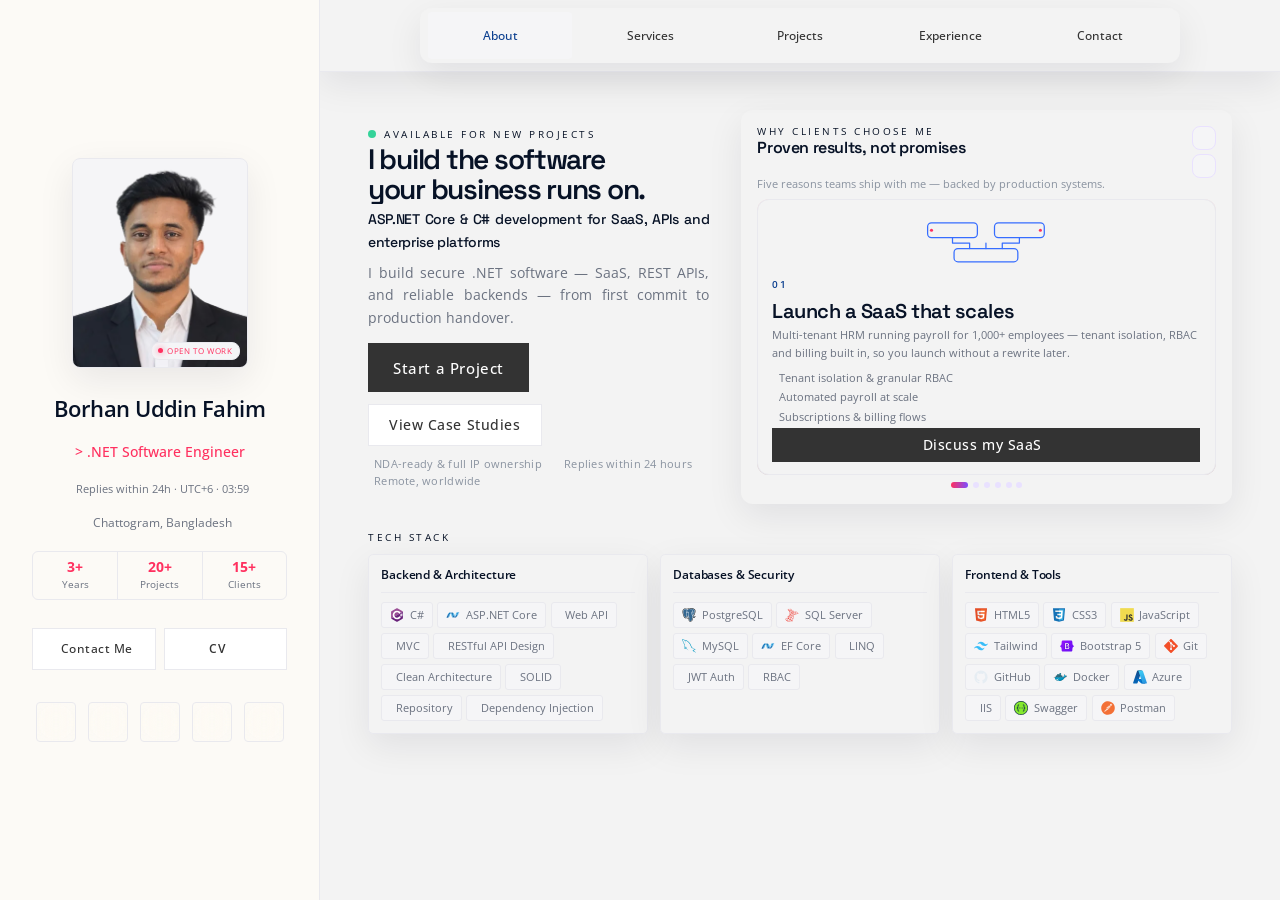
<file: index.html>
<!DOCTYPE html>
<html lang="en" data-theme="dark">
<head>
 <meta charset="UTF-8">
 <meta name="viewport" content="width=device-width, initial-scale=1.0">
 <meta name="description" content="Hire Borhan Uddin Fahim, .NET Software Engineer with 3+ years building secure, scalable ASP.NET Core SaaS and enterprise apps. Freelance &amp; contract work worldwide.">
 <meta name="keywords" content="hire ASP.NET Core developer, freelance .NET backend developer, hire C# developer, SaaS developer for hire, contract .NET developer, remote .NET developer, backend developer Bangladesh, Borhan Uddin Fahim, ASP.NET Core, C#, Web API, Entity Framework, PostgreSQL, Clean Architecture">
 <meta name="author" content="Borhan Uddin Fahim">
 <meta name="robots" content="index, follow, max-image-preview:large, max-snippet:-1, max-video-preview:-1">
 <meta name="google-site-verification" content="VgQFihC_1aTxo7HmfkrNBKAjDDAws-pEBKksFB8srKI">
 <meta property="og:image" content="https://borhanuddinfahim.vercel.app/assets/profile.png">
 <meta property="og:url" content="https://borhanuddinfahim.vercel.app/">
 <meta property="og:type" content="profile">
 <meta property="og:site_name" content="Borhan Uddin Fahim">
 <meta name="twitter:image" content="https://borhanuddinfahim.vercel.app/assets/profile.png">
 <meta name="twitter:title" content="Hire Borhan Uddin Fahim | .NET Software Engineer">
 <meta name="twitter:description" content=".NET Software Engineer for hire. 3+ years building secure, scalable SaaS and enterprise apps.">
 <meta property="og:title" content="Hire Borhan Uddin Fahim | .NET Software Engineer">
 <meta property="og:description" content=".NET Software Engineer for hire. 3+ years building secure, scalable SaaS and enterprise apps. Remote, worldwide.">
 <meta name="twitter:card" content="summary_large_image">
 <meta name="theme-color" content="#101311">
 <link rel="icon" href="favicon.ico" sizes="any">
 <link rel="icon" type="image/png" sizes="32x32" href="assets/favicon-32.png">
 <link rel="icon" type="image/png" sizes="16x16" href="assets/favicon-16.png">
 <link rel="apple-touch-icon" sizes="180x180" href="assets/apple-touch-icon.png">
 <link rel="canonical" href="https://borhanuddinfahim.vercel.app/">
 <link rel="preconnect" href="https://fonts.googleapis.com">
 <link rel="preconnect" href="https://fonts.gstatic.com" crossorigin>
 <link rel="preload" href="https://fonts.googleapis.com/css2?family=Open+Sans:wght@400;500;600;700&family=Space+Grotesk:wght@500..700&family=Inter:wght@300..700&display=swap" as="style" onload="this.onload=null;this.rel='stylesheet'">
 <noscript><link rel="stylesheet" href="https://fonts.googleapis.com/css2?family=Open+Sans:wght@400;500;600;700&family=Space+Grotesk:wght@500..700&family=Inter:wght@300..700&display=swap"></noscript>
 <link rel="preload" href="https://use.hugeicons.com/font/icons.css" as="style" onload="this.onload=null;this.rel='stylesheet'">
 <noscript><link rel="stylesheet" href="https://use.hugeicons.com/font/icons.css"></noscript>
 <link rel="stylesheet" href="utilities.css?v=1">
 <link rel="stylesheet" href="style.css?v=88">
 <title>Hire Borhan Uddin Fahim | .NET Software Engineer</title>

 <!-- Schema.org Structured Data -->
 <script type="application/ld+json">
 {
   "@context": "https://schema.org",
   "@type": "Person",
   "name": "Borhan Uddin Fahim",
   "givenName": "Borhan",
   "familyName": "Uddin Fahim",
   "alternateName": "Borhan Uddin",
   "url": "https://borhanuddinfahim.vercel.app",
       "image": {
      "@type": "ImageObject",
      "url": "https://borhanuddinfahim.vercel.app/assets/profile.png",
      "width": 433,
      "height": 577
    },
   "jobTitle": "ASP.NET Core Backend Developer",
   "description": "ASP.NET Core and C# backend developer available for freelance and contract work, specializing in secure, scalable SaaS and enterprise applications",
   "knowsAbout": ["ASP.NET Core", "C#", ".NET", "Entity Framework Core", "PostgreSQL", "SQL Server", "REST API", "SaaS", "Clean Architecture", "Microservices", "JWT Authentication", "RBAC"],
   "worksFor": {
     "@type": "Organization",
     "name": "Genuine Technology & Research Ltd"
   },
   "sameAs": [
     "https://github.com/mdborhandev",
     "https://linkedin.com/in/borhan-uddin-fahim"
   ],
   "contactPoint": {
     "@type": "ContactPoint",
     "telephone": "+8801906750597",
     "contactType": "Work",
     "email": "mdborhan.dev@gmail.com"
   },
   "address": {
     "@type": "PostalAddress",
     "addressLocality": "Chattogram",
     "addressCountry": "Bangladesh"
   }
 }
 </script>
 <script type="application/ld+json">
 {
   "@context": "https://schema.org",
   "@type": "WebSite",
   "name": "Borhan Uddin Fahim",
   "url": "https://borhanuddinfahim.vercel.app",
   "description": "Portfolio of Borhan Uddin Fahim - ASP.NET Core & C# backend developer for hire",
   "author": {
     "@type": "Person",
     "name": "Borhan Uddin Fahim"
   }
 }
 </script>
</head>
<body class="bg-body text-primary">

 <main class="flex h-screen w-full overflow-hidden max-lg:flex-col max-lg:h-auto max-lg:min-h-screen max-lg:overflow-y-auto max-lg:pb-24">
  <!-- Scroll Progress -->
  <div class="fixed top-0 left-0 right-0 z-[120] h-1 bg-transparent pointer-events-none">
   <div id="scroll-progress" class="scroll-progress-fill h-full w-0 bg-[var(--accent)] shadow-[0_0_12px_var(--accent)]"></div>
  </div>

  <!-- ===== SIDEBAR ===== -->
  <aside class="sidebar-panel glass-sheen flex h-full w-[400px] flex-col items-center justify-center gap-5 p-6 max-lg:w-full max-lg:h-auto max-lg:min-h-0 max-lg:py-10 max-md:py-8 max-md:gap-4 overflow-y-auto">
   <!-- Profile Image -->
   <div class="relative mb-2">
    <div class="w-48 h-56 rounded-2xl overflow-hidden glass max-md:w-36 max-md:h-44">
     <img src="assets/profile.webp" alt="Borhan Uddin Fahim — .NET Software Engineer for hire" width="352" height="469" fetchpriority="high" decoding="async" class="w-full h-full object-cover">
    </div>
    <div class="open-to-work-chip">
     <span class="w-1.5 h-1.5 rounded-full bg-[var(--accent)]"></span>
     <span class="text-10 text-[var(--accent)] tracking-wider uppercase">Open to work</span>
    </div>
   </div>

   <p class="profile-name text-xl font-semibold text-primary text-center leading-tight whitespace-nowrap max-md:text-lg">Borhan Uddin Fahim</p>

   <p class="text-[var(--accent)] text-sm font-medium text-center max-md:text-xs">&gt; .NET Software Engineer</p>

   <div class="sidebar-response-time">
    <i class="hgi-stroke hgi-clock-01" aria-hidden="true"></i>
    <span>Replies within 24h · <span id="local-time">UTC+6</span></span>
   </div>

   <div class="flex items-center gap-1.5 text-xs text-muted max-md:text-11">
    <i class="hgi-stroke hgi-location-01 text-[var(--accent)]/50 text-10"></i>
    <span>Chattogram, Bangladesh</span>
   </div>

   <div class="sidebar-stats" aria-label="Quick stats">
    <div class="sidebar-stat"><strong>3+</strong><span>Years</span></div>
    <div class="sidebar-stat"><strong>20+</strong><span>Projects</span></div>
    <div class="sidebar-stat"><strong>15+</strong><span>Clients</span></div>
   </div>

   <!-- Contact Me + CV actions -->
   <div class="contact-cv-actions">
    <button type="button" onclick="openTabByIndex(4)" class="btn-outline">
     <i class="hgi-stroke hgi-mail-01" aria-hidden="true"></i><span>Contact Me</span>
    </button>

    <!-- CV: download + preview in one split button -->
    <div class="btn-outline cv-actions" role="group" aria-label="CV actions">
     <span class="cv-label">CV</span>
     <a href="assets/Mohammed_Borhan_Uddin_Fahim_CV_2026.pdf" download title="Download CV" aria-label="Download CV">
      <i class="hgi-stroke hgi-download-01" aria-hidden="true"></i>
     </a>
     <button type="button" onclick="openCVPreview(this)" title="Preview CV" aria-label="Preview CV">
      <i class="hgi-stroke hgi-eye" aria-hidden="true"></i>
     </button>
    </div>
   </div>

   <!-- Social Icons -->
   <div class="flex items-center gap-3 mt-3">
    <a href="https://github.com/mdborhandev" target="_blank" rel="noopener noreferrer" class="link" aria-label="GitHub">
     <i class="hgi-stroke hgi-github"></i>
    </a>
    <a href="https://linkedin.com/in/borhan-uddin-fahim" target="_blank" rel="noopener noreferrer" class="link" aria-label="LinkedIn">
     <i class="hgi-stroke hgi-linkedin-01"></i>
    </a>
    <a href="https://wa.me/8801906750597?text=Hi%20Borhan%2C%20I%20found%20your%20portfolio%20and%20would%20like%20to%20connect." target="_blank" rel="noopener noreferrer" class="link" aria-label="WhatsApp">
     <i class="hgi-stroke hgi-whatsapp"></i>
    </a>
    <a href="tel:+8801906750597" class="link" aria-label="Phone">
     <i class="hgi-stroke hgi-phone-check"></i>
    </a>
    <a href="https://mail.google.com/mail/?view=cm&fs=1&to=mdborhan.dev@gmail.com&su=Hello%20Borhan&body=Hi%20Borhan%2C%0A%0AI%20found%20your%20portfolio%20and%20would%20like%20to%20connect." target="_blank" rel="noopener noreferrer" class="link" aria-label="Email">
     <i class="hgi-stroke hgi-mail-01"></i>
    </a>
   </div>
  </aside>

   <!-- ===== RIGHT PANEL ===== -->
   <div class="h-full w-full flex flex-col min-w-0 max-lg:h-auto max-lg:min-h-0 max-lg:flex-1 overflow-hidden">
    <!-- Header with Tabs -->
    <header class="glass-header relative flex w-full shrink-0 p-2 lg:h-[72px] max-lg:h-16 max-lg:items-center max-lg:justify-center sticky top-0 z-50">
     <!-- Tabs -->
      <nav class="glass glass-sheen nav-justified flex gap-1.5 overflow-x-auto rounded-xl border p-1 px-2 max-w-full scrollbar-hide mx-auto" role="tablist" aria-label="Portfolio sections">
       <a id="tab-trigger-about" class="tab-btn tab-active" data-tab-target="about" role="tab" aria-controls="tab-about" aria-selected="true" tabindex="0">About</a>
       <a id="tab-trigger-services" class="tab-btn tab-btn-highlight" data-tab-target="services" role="tab" aria-controls="tab-services" aria-selected="false" tabindex="-1"><span class="tab-text-highlight">Services</span></a>
       <a id="tab-trigger-projects" class="tab-btn" data-tab-target="projects" role="tab" aria-controls="tab-projects" aria-selected="false" tabindex="-1">Projects</a>
       <a id="tab-trigger-experience" class="tab-btn" data-tab-target="experience" role="tab" aria-controls="tab-experience" aria-selected="false" tabindex="-1">Experience</a>
       <a id="tab-trigger-contact" class="tab-btn" data-tab-target="contact" role="tab" aria-controls="tab-contact" aria-selected="false" tabindex="-1">Contact</a>
      </nav>
    </header>

    <!-- Tab Contents Container (Scrollable) -->
    <div class="flex-1 overflow-y-auto overflow-x-hidden">

     <!-- About Tab -->
     <section class="tab-content flex min-h-full w-full flex-col" id="tab-about" role="tabpanel" aria-labelledby="tab-trigger-about" aria-hidden="false" data-tab-name="about">
     <div class="tab-panel-inner flex min-h-full w-full flex-col gap-7 px-[5%] py-[4%] max-lg:gap-6 max-lg:p-6 max-md:p-4">
      <div class="hero-grid w-full">
       <!-- Left: positioning + CTAs -->
       <div class="col-span-5 col-5 flex flex-col justify-center">
        <div class="available-badge text-10 uppercase tracking-[0.25em] text-[var(--accent)]/70 mb-3 flex items-center gap-2">
         <span class="w-2 h-2 rounded-full bg-emerald-400"></span> Available for new projects
        </div>
                  <h1 class="heading-xl heading-xl-glow">
           I build the software<br>your business runs on.
          </h1>
                  <h4 class="mt-2 max-w-[540px] text-justify max-lg:max-w-full text-sm text-[var(--accent)]/90 leading-relaxed max-md:text-xs font-medium">
           ASP.NET Core &amp; C# development for SaaS, APIs and enterprise platforms
          </h4>
                  <p class="mt-4 max-w-[540px] text-justify max-lg:max-w-full text-sm text-muted leading-relaxed max-md:text-xs">
           I build secure .NET software — SaaS, REST APIs, and reliable backends — from first commit to production handover.
          </p>

        <div class="hero-ctas mt-6 flex flex-wrap gap-3">
         <button onclick="requestCustomService('New Project Consultation')" class="btn-primary btn-lg transition-transform duration-300 hover:scale-[1.02] flex items-center gap-2">
          <span>Start a Project</span>
         </button>
         <button type="button" onclick="openTabByIndex(2)" class="btn-outline transition-transform duration-300 hover:scale-[1.02]">
          <span>View Case Studies</span>
         </button>
        </div>

        <div class="mt-5 text-11 text-dim tracking-wide max-md:text-10 flex flex-wrap items-center gap-x-4 gap-y-1.5">
         <span class="flex items-center gap-1.5"><i class="hgi-stroke hgi-shield-check text-emerald-400 text-xs"></i> NDA-ready &amp; full IP ownership</span>
         <span class="flex items-center gap-1.5"><i class="hgi-stroke hgi-clock-01 text-xs"></i> Replies within 24 hours</span>
         <span class="flex items-center gap-1.5"><i class="hgi-stroke hgi-maps-pin-01 text-xs"></i> Remote, worldwide</span>
        </div>
       </div>

       <!-- Right: the standout — what makes me different -->
       <div class="col-span-7 col-7 flex flex-col justify-center">
        <div class="glass glass-sheen rounded-xl p-6 max-md:p-5">
         <div class="flex items-start justify-between gap-3 mb-1">
          <div>
           <div class="text-10 uppercase tracking-[0.25em] text-[var(--accent)]/70 mb-1.5">Why clients choose me</div>
            <h2 class="text-base font-semibold text-primary">Proven results, not promises</h2>
          </div>
          <div class="cow-nav">
           <button type="button" class="cow-nav-btn" data-cow-prev aria-label="Previous card">
            <i class="hgi-stroke hgi-arrow-up-01"></i>
           </button>
           <button type="button" class="cow-nav-btn" data-cow-next aria-label="Next card">
            <i class="hgi-stroke hgi-arrow-down-01"></i>
           </button>
          </div>
         </div>
         <p class="text-11 text-dim mb-4 max-md:text-10">Five reasons teams ship with me — backed by production systems.</p>

         <div class="cow-viewport" data-cow-slider role="group" aria-label="What makes me different, rotating cards" tabindex="0">
          <article class="cow-card is-active" data-cow-card aria-hidden="false">
           <svg class="cow-art" viewBox="0 0 200 72" aria-hidden="true">
            <g style="--d:0ms">
             <path data-draw pathLength="1" d="M30 14 H84 a5 5 0 0 1 5 5 V28 a5 5 0 0 1 -5 5 H30 a5 5 0 0 1 -5 -5 V19 a5 5 0 0 1 5 -5 Z"/>
             <path data-draw pathLength="1" d="M116 14 H170 a5 5 0 0 1 5 5 V28 a5 5 0 0 1 -5 5 H116 a5 5 0 0 1 -5 -5 V19 a5 5 0 0 1 5 -5 Z"/>
            </g>
            <g style="--d:170ms">
             <path data-draw pathLength="1" d="M57 33 V40 H79 V47"/>
             <path data-draw pathLength="1" d="M143 33 V40 H121 V47"/>
             <path data-draw pathLength="1" d="M100 47 V40"/>
            </g>
            <g style="--d:320ms">
             <path data-draw pathLength="1" d="M64 47 H136 a5 5 0 0 1 5 5 V59 a5 5 0 0 1 -5 5 H64 a5 5 0 0 1 -5 -5 V52 a5 5 0 0 1 5 -5 Z"/>
             <circle class="dot" cx="30" cy="23.5" r="2"/>
             <circle class="dot" cx="170" cy="23.5" r="2"/>
            </g>
           </svg>
           <div class="cow-card-top">
            <span class="cow-num">01</span>
            <i class="hgi-stroke hgi-cloud cow-icon"></i>
           </div>
           <h3 class="cow-title">Launch a SaaS that scales</h3>
           <p class="cow-text">Multi-tenant HRM running payroll for 1,000+ employees — tenant isolation, RBAC and billing built in, so you launch without a rewrite later.</p>
           <ul class="cow-points">
            <li><i class="hgi-stroke hgi-tick-02"></i>Tenant isolation &amp; granular RBAC</li>
            <li><i class="hgi-stroke hgi-tick-02"></i>Automated payroll at scale</li>
            <li><i class="hgi-stroke hgi-tick-02"></i>Subscriptions &amp; billing flows</li>
           </ul>
           <button type="button" class="cow-cta btn-primary !py-2 text-xs" onclick="requestCustomService('SaaS Platform Development')">
            <span>Discuss my SaaS</span><i class="hgi-stroke hgi-arrow-right-01"></i>
           </button>
          </article>
          <article class="cow-card" data-cow-card aria-hidden="true">
           <svg class="cow-art" viewBox="0 0 200 72" aria-hidden="true">
            <g style="--d:0ms">
             <path data-draw pathLength="1" d="M76 8 H126 a6 6 0 0 1 6 6 V58 a6 6 0 0 1 -6 6 H76 a6 6 0 0 1 -6 -6 V14 a6 6 0 0 1 6 -6 Z"/>
            </g>
            <g style="--d:170ms">
             <path class="soft" data-draw pathLength="1" d="M82 22 H128"/>
             <path class="soft" data-draw pathLength="1" d="M82 32 H128"/>
             <path class="soft" data-draw pathLength="1" d="M82 42 H112"/>
            </g>
            <g style="--d:320ms">
             <path class="dim" d="M30 18 V56"/>
             <circle class="dot" cx="30" cy="18" r="2.4"/>
             <circle class="dot" cx="30" cy="37" r="2.4"/>
             <circle class="dot" cx="30" cy="56" r="2.4"/>
             <path data-draw pathLength="1" d="M40 18 H58"/>
             <path data-draw pathLength="1" d="M40 37 H58"/>
            </g>
           </svg>
           <div class="cow-card-top">
            <span class="cow-num">02</span>
            <i class="hgi-stroke hgi-checkmark-circle-01 cow-icon"></i>
           </div>
           <h3 class="cow-title">Know the price up front</h3>
           <p class="cow-text">You approve the scope, timeline and price before I write a line of code — so the budget you sign is the budget you pay.</p>
           <ul class="cow-points">
            <li><i class="hgi-stroke hgi-tick-02"></i>Written scope before kickoff</li>
            <li><i class="hgi-stroke hgi-tick-02"></i>Milestone-based payments</li>
            <li><i class="hgi-stroke hgi-tick-02"></i>Fixed-price or hourly</li>
           </ul>
           <button type="button" class="cow-cta btn-primary !py-2 text-xs" onclick="requestCustomService('Custom Software Development')">
            <span>Get a scope &amp; quote</span><i class="hgi-stroke hgi-arrow-right-01"></i>
           </button>
          </article>
          <article class="cow-card" data-cow-card aria-hidden="true">
           <svg class="cow-art" viewBox="0 0 200 72" aria-hidden="true">
            <g style="--d:0ms">
             <path data-draw pathLength="1" d="M14 10 H64 a5 5 0 0 1 5 5 V24 a5 5 0 0 1 -5 5 H14 a5 5 0 0 1 -5 -5 V15 a5 5 0 0 1 5 -5 Z"/>
             <path data-draw pathLength="1" d="M14 28 H64 a5 5 0 0 1 5 5 V42 a5 5 0 0 1 -5 5 H14 a5 5 0 0 1 -5 -5 V33 a5 5 0 0 1 5 -5 Z"/>
             <path data-draw pathLength="1" d="M14 46 H64 a5 5 0 0 1 5 5 V60 a5 5 0 0 1 -5 5 H14 a5 5 0 0 1 -5 -5 V51 a5 5 0 0 1 5 -5 Z"/>
            </g>
            <g style="--d:210ms">
             <circle class="dot" cx="22" cy="19.5" r="2"/>
             <circle class="dot" cx="22" cy="37.5" r="2"/>
             <circle class="dot" cx="22" cy="55.5" r="2"/>
             <path class="soft" data-draw pathLength="1" d="M38 19.5 H56"/>
             <path class="soft" data-draw pathLength="1" d="M38 37.5 H56"/>
             <path class="soft" data-draw pathLength="1" d="M38 55.5 H56"/>
            </g>
            <g style="--d:380ms">
             <path data-draw pathLength="1" d="M84 38 H100 L110 22 L122 54 L132 38 H186"/>
             <circle class="dot" cx="186" cy="38" r="2.6"/>
            </g>
           </svg>
           <div class="cow-card-top">
            <i class="hgi-stroke hgi-server cow-icon"></i>
           </div>
           <h3 class="cow-title">Hire a builder, not a tinkerer</h3>
           <p class="cow-text">3+ years shipping live ASP.NET Core and C# systems — Clean Architecture and EF Core, so your team can maintain the code after I hand it over.</p>
           <ul class="cow-points">
            <li><i class="hgi-stroke hgi-tick-02"></i>Production, not prototypes</li>
            <li><i class="hgi-stroke hgi-tick-02"></i>Clean Architecture &amp; SOLID</li>
            <li><i class="hgi-stroke hgi-tick-02"></i>Docs &amp; setup handover</li>
           </ul>
           <button type="button" class="cow-cta btn-primary !py-2 text-xs" onclick="requestCustomService('Dedicated Developer / Retainer Contract')">
            <span>Hire me for a build</span><i class="hgi-stroke hgi-arrow-right-01"></i>
           </button>
          </article>
          <article class="cow-card" data-cow-card aria-hidden="true">
           <svg class="cow-art" viewBox="0 0 200 72" aria-hidden="true">
            <g style="--d:0ms">
             <path data-draw pathLength="1" d="M24 10 V62 H80"/>
            </g>
            <g style="--d:180ms">
             <path data-draw pathLength="1" d="M34 62 V46 H44 V62"/>
             <path data-draw pathLength="1" d="M54 62 V36 H64 V62"/>
             <path data-draw pathLength="1" d="M74 62 V26 H84 V62"/>
            </g>
            <g style="--d:360ms">
             <path data-draw pathLength="1" d="M104 56 L130 40 L152 46 L182 18"/>
             <path data-draw pathLength="1" d="M170 18 H182 V30"/>
             <circle class="dot" cx="104" cy="56" r="2.6"/>
             <circle class="dot" cx="130" cy="40" r="2.6"/>
             <circle class="dot" cx="152" cy="46" r="2.6"/>
            </g>
           </svg>
           <div class="cow-card-top">
            <span class="cow-num">04</span>
            <i class="hgi-stroke hgi-chart-line cow-icon"></i>
           </div>
           <h3 class="cow-title">Build something that performs</h3>
           <p class="cow-text">Payroll for 1,000+ employees with zero calculation lag, 40% faster approvals, and instant P&amp;L reports you can audit line by line.</p>
           <ul class="cow-points">
            <li><i class="hgi-stroke hgi-tick-02"></i>40% faster approval workflows</li>
            <li><i class="hgi-stroke hgi-tick-02"></i>Instant P&amp;L, 100% audit accuracy</li>
            <li><i class="hgi-stroke hgi-tick-02"></i>Query &amp; index performance tuning</li>
           </ul>
           <button type="button" class="cow-cta btn-primary !py-2 text-xs" onclick="requestCustomService('Database Optimization & Tuning')">
            <span>Speed up my system</span><i class="hgi-stroke hgi-arrow-right-01"></i>
           </button>
          </article>
          <article class="cow-card" data-cow-card aria-hidden="true">
           <svg class="cow-art" viewBox="0 0 200 72" aria-hidden="true">
            <g style="--d:0ms">
             <path data-draw pathLength="1" d="M74 32 V24 a16 16 0 0 1 32 0 V32"/>
             <path data-draw pathLength="1" d="M68 32 H112 a5 5 0 0 1 5 5 V58 a5 5 0 0 1 -5 5 H68 a5 5 0 0 1 -5 -5 V37 a5 5 0 0 1 5 -5 Z"/>
            </g>
            <g style="--d:180ms">
             <path data-draw pathLength="1" d="M90 45 V52"/>
             <circle class="dot" cx="90" cy="41" r="3"/>
            </g>
            <g style="--d:340ms">
             <path data-draw pathLength="1" d="M150 36 a7 7 0 1 1 0.01 0 Z"/>
             <path data-draw pathLength="1" d="M157 43 H186"/>
             <path data-draw pathLength="1" d="M176 43 V51"/>
             <path data-draw pathLength="1" d="M186 43 V53"/>
            </g>
           </svg>
           <div class="cow-card-top">
            <span class="cow-num">05</span>
            <i class="hgi-stroke hgi-lock cow-icon"></i>
           </div>
           <h3 class="cow-title">Ship without security debt</h3>
           <p class="cow-text">JWT authentication, role-based access and audit logging built in from the start — plus NDA-ready terms where you keep 100% of the IP.</p>
           <ul class="cow-points">
            <li><i class="hgi-stroke hgi-tick-02"></i>JWT auth &amp; role-based access</li>
            <li><i class="hgi-stroke hgi-tick-02"></i>NDA-ready, 100% IP ownership</li>
            <li><i class="hgi-stroke hgi-tick-02"></i>Audit logging &amp; compliance</li>
           </ul>
           <button type="button" class="cow-cta btn-primary !py-2 text-xs" onclick="requestCustomService('REST API & Backend Development')">
            <span>Build a secure API</span><i class="hgi-stroke hgi-arrow-right-01"></i>
           </button>
          </article>
          <article class="cow-card" data-cow-card aria-hidden="true">
           <svg class="cow-art" viewBox="0 0 200 72" aria-hidden="true">
            <g style="--d:0ms">
             <path data-draw pathLength="1" d="M20 12 H96 a6 6 0 0 1 6 6 V36 a6 6 0 0 1 -6 6 H52 l-14 12 V42 H20 a6 6 0 0 1 -6 -6 V18 a6 6 0 0 1 6 -6 Z"/>
            </g>
            <g style="--d:170ms">
             <path class="soft" data-draw pathLength="1" d="M32 24 H84"/>
             <path class="soft" data-draw pathLength="1" d="M32 33 H68"/>
            </g>
            <g style="--d:320ms">
             <path data-draw pathLength="1" d="M118 30 H184 a6 6 0 0 1 6 6 V52 a6 6 0 0 1 -6 6 H130 l-12 10 V58 H118 a6 6 0 0 1 -6 -6 V36 a6 6 0 0 1 6 -6 Z"/>
             <circle class="dot" cx="130" cy="47" r="2.2"/>
             <circle class="dot" cx="142" cy="47" r="2.2"/>
             <circle class="dot" cx="154" cy="47" r="2.2"/>
            </g>
           </svg>
           <div class="cow-card-top">
            <span class="cow-num">06</span>
            <i class="hgi-stroke hgi-user-check-01 cow-icon"></i>
           </div>
           <h3 class="cow-title">Talk to the developer, not a queue</h3>
           <p class="cow-text">No account managers, no hand-offs. You message me, I answer — usually within 24 hours, with work landing in your repo as pull requests.</p>
           <ul class="cow-points">
            <li><i class="hgi-stroke hgi-tick-02"></i>Direct chat, no middlemen</li>
            <li><i class="hgi-stroke hgi-tick-02"></i>Reply within 24 hours</li>
            <li><i class="hgi-stroke hgi-tick-02"></i>PRs in your repo + code reviews</li>
           </ul>
           <button type="button" class="cow-cta btn-primary !py-2 text-xs" onclick="requestCustomService('New Project Consultation')">
            <span>Start a project</span><i class="hgi-stroke hgi-arrow-right-01"></i>
           </button>
          </article>
         </div>

         <div class="cow-dots" data-cow-dots role="tablist" aria-label="Choose a card">
          <button type="button" class="cow-dot is-active" role="tab" aria-selected="true" aria-label="Card 1: Launch a SaaS that scales"></button>
          <button type="button" class="cow-dot" role="tab" aria-selected="false" aria-label="Card 2: Know the price up front"></button>
          <button type="button" class="cow-dot" role="tab" aria-selected="false" aria-label="Card 3: Hire a builder, not a tinkerer"></button>
          <button type="button" class="cow-dot" role="tab" aria-selected="false" aria-label="Card 4: Build something that performs"></button>
          <button type="button" class="cow-dot" role="tab" aria-selected="false" aria-label="Card 5: Ship without security debt"></button>
          <button type="button" class="cow-dot" role="tab" aria-selected="false" aria-label="Card 6: Talk to the developer, not a queue"></button>
         </div>
        </div>
       </div>
      </div>

      <!-- Tech stack -->
      <div class="w-full" id="about-tech-stack">
       <div class="text-10 uppercase tracking-[0.25em] text-[var(--accent)]/70 mb-3">
        Tech stack
       </div>
       <div class="stack-grid">
        <div class="stack-col">
         <div class="stack-col-head">Backend &amp; Architecture</div>
         <div class="stack-col-body">
          <span class="stack-item"><img class="stack-logo" src="assets/logos/csharp.svg" alt="" width="14" height="14" loading="lazy" decoding="async">C#</span>
          <span class="stack-item"><img class="stack-logo" src="assets/logos/dotnet.svg" alt="" width="14" height="14" loading="lazy" decoding="async">ASP.NET Core</span>
          <span class="stack-item"><i class="hgi-stroke hgi-api stack-glyph" style="color:#22d3ee" aria-hidden="true"></i>Web API</span>
          <span class="stack-item"><i class="hgi-stroke hgi-layout-01 stack-glyph" style="color:#818cf8" aria-hidden="true"></i>MVC</span>
          <span class="stack-item"><i class="hgi-stroke hgi-share-08 stack-glyph" style="color:#f472b6" aria-hidden="true"></i>RESTful API Design</span>
          <span class="stack-item"><i class="hgi-stroke hgi-layers-01 stack-glyph" style="color:#a78bfa" aria-hidden="true"></i>Clean Architecture</span>
          <span class="stack-item"><i class="hgi-stroke hgi-cube stack-glyph" style="color:#fbbf24" aria-hidden="true"></i>SOLID</span>
          <span class="stack-item"><i class="hgi-stroke hgi-folder-01 stack-glyph" style="color:#a3e635" aria-hidden="true"></i>Repository</span>
          <span class="stack-item"><i class="hgi-stroke hgi-plug stack-glyph" style="color:#fb923c" aria-hidden="true"></i>Dependency Injection</span>
         </div>
        </div>
        <div class="stack-col">
         <div class="stack-col-head">Databases &amp; Security</div>
         <div class="stack-col-body">
          <span class="stack-item"><img class="stack-logo" src="assets/logos/postgresql.svg" alt="" width="14" height="14" loading="lazy" decoding="async">PostgreSQL</span>
          <span class="stack-item"><img class="stack-logo" src="assets/logos/sqlserver.svg" alt="" width="14" height="14" loading="lazy" decoding="async">SQL Server</span>
          <span class="stack-item"><img class="stack-logo" src="assets/logos/mysql.svg" alt="" width="14" height="14" loading="lazy" decoding="async">MySQL</span>
          <span class="stack-item"><img class="stack-logo" src="assets/logos/dotnet.svg" alt="" width="14" height="14" loading="lazy" decoding="async">EF Core</span>
          <span class="stack-item"><i class="hgi-stroke hgi-filter stack-glyph" style="color:#34d399" aria-hidden="true"></i>LINQ</span>
          <span class="stack-item"><i class="hgi-stroke hgi-key-01 stack-glyph" style="color:#e879f9" aria-hidden="true"></i>JWT Auth</span>
          <span class="stack-item"><i class="hgi-stroke hgi-user-shield-01 stack-glyph" style="color:#60a5fa" aria-hidden="true"></i>RBAC</span>
         </div>
        </div>
        <div class="stack-col">
         <div class="stack-col-head">Frontend &amp; Tools</div>
         <div class="stack-col-body">
          <span class="stack-item"><img class="stack-logo" src="assets/logos/html5.svg" alt="" width="14" height="14" loading="lazy" decoding="async">HTML5</span>
          <span class="stack-item"><img class="stack-logo" src="assets/logos/css3.svg" alt="" width="14" height="14" loading="lazy" decoding="async">CSS3</span>
          <span class="stack-item"><img class="stack-logo" src="assets/logos/javascript.svg" alt="" width="14" height="14" loading="lazy" decoding="async">JavaScript</span>
          <span class="stack-item"><img class="stack-logo" src="assets/logos/tailwind.svg" alt="" width="14" height="14" loading="lazy" decoding="async">Tailwind</span>
          <span class="stack-item"><img class="stack-logo" src="assets/logos/bootstrap.svg" alt="" width="14" height="14" loading="lazy" decoding="async">Bootstrap 5</span>
          <span class="stack-item"><img class="stack-logo" src="assets/logos/git.svg" alt="" width="14" height="14" loading="lazy" decoding="async">Git</span>
          <span class="stack-item"><img class="stack-logo" src="assets/logos/github.svg" alt="" width="14" height="14" loading="lazy" decoding="async">GitHub</span>
          <span class="stack-item"><img class="stack-logo" src="assets/logos/docker.svg" alt="" width="14" height="14" loading="lazy" decoding="async">Docker</span>
          <span class="stack-item"><img class="stack-logo" src="assets/logos/azure.svg" alt="" width="14" height="14" loading="lazy" decoding="async">Azure</span>
          <span class="stack-item"><i class="hgi-stroke hgi-server stack-glyph" style="color:#ef4444" aria-hidden="true"></i>IIS</span>
          <span class="stack-item"><img class="stack-logo" src="assets/logos/swagger.svg" alt="" width="14" height="14" loading="lazy" decoding="async">Swagger</span>
          <span class="stack-item"><img class="stack-logo" src="assets/logos/postman.svg" alt="" width="14" height="14" loading="lazy" decoding="async">Postman</span>
         </div>
        </div>
       </div>
      </div>

     </div>
    </section>



     <!-- Projects Tab -->
     <section class="tab-content flex min-h-full w-full flex-col" id="tab-projects" role="tabpanel" aria-labelledby="tab-trigger-projects" aria-hidden="true" data-tab-name="projects">
     <div class="tab-panel-inner flex min-h-full w-full flex-col p-[5%] px-[8%] max-lg:px-6 max-md:px-4 gap-6">
      
      <!-- Section Header -->
      <div class="section-head flex flex-col sm:flex-row sm:items-end justify-between gap-3 border-b border-[var(--accent)]/10 pb-4">
       <div>
        <span class="text-10 text-dim uppercase tracking-wider">Proof of work &amp; case studies</span>
        <h2 class="text-2xl font-semibold text-primary mt-1 max-md:text-xl">Featured Client & Enterprise Projects</h2>
       </div>
       <p class="text-xs text-muted max-w-[360px] max-md:text-11">
        Production-grade systems built for stability, multi-tenant scalability, and real business performance.
       </p>
      </div>

      <!-- Projects Grid -->
      <div class="grid grid-cols-1 md:grid-cols-2 xl:grid-cols-3 gap-4">

       <!-- Project 1: Halda -->
       <div class="project-card group rounded-xl p-5 border border-[var(--accent)]/10 bg-card hover:border-[var(--accent)]/30 transition-all duration-300 flex flex-col justify-between cursor-pointer" role="button" tabindex="0" aria-label="Open Halda case study" aria-haspopup="dialog" aria-controls="project-modal" onclick="openModal('halda', this)">
        <div>
         <div class="flex items-center justify-between gap-2">
          <span class="text-10 text-[var(--accent)] px-2.5 py-0.5 rounded-md bg-[var(--accent)]/10 border border-[var(--accent)]/15 font-medium">Enterprise SaaS</span>
          <span class="text-10 text-emerald-400 font-medium flex items-center gap-1"><span class="w-1.5 h-1.5 rounded-full bg-emerald-400 inline-block"></span> Production</span>
         </div>
         <h3 class="text-base font-semibold text-primary mt-3 group-hover:text-[var(--accent)] transition-colors">Halda - Multi-Tenant SaaS HRM</h3>
         <p class="text-xs text-muted mt-2 leading-relaxed">Engineered complex multi-tenant architecture with tenant isolation, automated payroll calculation, granular RBAC, and attendance management.</p>
         
         <div class="mt-4 p-2.5 rounded-lg bg-[var(--accent)]/5 border border-[var(--accent)]/8 text-11 text-secondary">
          <span class="text-[var(--accent)] font-medium">Key Result:</span> Automated payroll for 1,000+ employees with zero calculation lag.
         </div>
        </div>

        <div class="mt-4 pt-3 border-t border-[var(--accent)]/8 flex items-center justify-between">
         <div class="flex flex-wrap gap-1.5">
          <span class="text-10 px-2 py-0.5 rounded bg-[var(--accent)]/5 border border-[var(--accent)]/8 text-[var(--accent)]/70">ASP.NET Core</span>
          <span class="text-10 px-2 py-0.5 rounded bg-[var(--accent)]/5 border border-[var(--accent)]/8 text-[var(--accent)]/70">PostgreSQL</span>
         </div>
         <span class="text-xs text-[var(--accent)] flex items-center gap-1 font-medium group-hover:translate-x-0.5 transition-transform">
          Details <i class="hgi-stroke hgi-arrow-up-right-01 text-10"></i>
         </span>
        </div>
       </div>

       <!-- Project 2: ERP -->
       <div class="project-card group rounded-xl p-5 border border-[var(--accent)]/10 bg-card hover:border-[var(--accent)]/30 transition-all duration-300 flex flex-col justify-between cursor-pointer" role="button" tabindex="0" aria-label="Open ERP case study" aria-haspopup="dialog" aria-controls="project-modal" onclick="openModal('erp', this)">
        <div>
         <div class="flex items-center justify-between gap-2">
          <span class="text-10 text-[var(--accent)] px-2.5 py-0.5 rounded-md bg-[var(--accent)]/10 border border-[var(--accent)]/15 font-medium">ERP Platform</span>
          <span class="text-10 text-emerald-400 font-medium flex items-center gap-1"><span class="w-1.5 h-1.5 rounded-full bg-emerald-400 inline-block"></span> High Load</span>
         </div>
         <h3 class="text-base font-semibold text-primary mt-3 group-hover:text-[var(--accent)] transition-colors">Enterprise Supply & Finance ERP</h3>
         <p class="text-xs text-muted mt-2 leading-relaxed">Integrated inventory tracking, purchase workflows, vendor lifecycle, and automated approval engines using Clean Architecture.</p>
         
         <div class="mt-4 p-2.5 rounded-lg bg-[var(--accent)]/5 border border-[var(--accent)]/8 text-11 text-secondary">
          <span class="text-[var(--accent)] font-medium">Key Result:</span> Reduced multi-department approval delays by 40% with workflow automation.
         </div>
        </div>

        <div class="mt-4 pt-3 border-t border-[var(--accent)]/8 flex items-center justify-between">
         <div class="flex flex-wrap gap-1.5">
          <span class="text-10 px-2 py-0.5 rounded bg-[var(--accent)]/5 border border-[var(--accent)]/8 text-[var(--accent)]/70">Clean Architecture</span>
          <span class="text-10 px-2 py-0.5 rounded bg-[var(--accent)]/5 border border-[var(--accent)]/8 text-[var(--accent)]/70">EF Core</span>
         </div>
         <span class="text-xs text-[var(--accent)] flex items-center gap-1 font-medium group-hover:translate-x-0.5 transition-transform">
          Details <i class="hgi-stroke hgi-arrow-up-right-01 text-10"></i>
         </span>
        </div>
       </div>

       <!-- Project 3: Atrai Accounting -->
       <div class="project-card group rounded-xl p-5 border border-[var(--accent)]/10 bg-card hover:border-[var(--accent)]/30 transition-all duration-300 flex flex-col justify-between cursor-pointer" role="button" tabindex="0" aria-label="Open Atrai case study" aria-haspopup="dialog" aria-controls="project-modal" onclick="openModal('atrai', this)">
        <div>
         <div class="flex items-center justify-between gap-2">
          <span class="text-10 text-[var(--accent)] px-2.5 py-0.5 rounded-md bg-[var(--accent)]/10 border border-[var(--accent)]/15 font-medium">FinTech & Ledger</span>
          <span class="text-10 text-emerald-400 font-medium flex items-center gap-1"><span class="w-1.5 h-1.5 rounded-full bg-emerald-400 inline-block"></span> Secure</span>
         </div>
         <h3 class="text-base font-semibold text-primary mt-3 group-hover:text-[var(--accent)] transition-colors">Atrai - Accounting & Invoicing</h3>
         <p class="text-xs text-muted mt-2 leading-relaxed">Double-entry bookkeeping engine, automated reconciliation, multi-currency invoicing, tax calculations, and real-time financial reporting.</p>
         
         <div class="mt-4 p-2.5 rounded-lg bg-[var(--accent)]/5 border border-[var(--accent)]/8 text-11 text-secondary">
          <span class="text-[var(--accent)] font-medium">Key Result:</span> Instant P&L and Balance Sheet reports with 100% audit accuracy.
         </div>
        </div>

        <div class="mt-4 pt-3 border-t border-[var(--accent)]/8 flex items-center justify-between">
         <div class="flex flex-wrap gap-1.5">
          <span class="text-10 px-2 py-0.5 rounded bg-[var(--accent)]/5 border border-[var(--accent)]/8 text-[var(--accent)]/70">ASP.NET Core</span>
          <span class="text-10 px-2 py-0.5 rounded bg-[var(--accent)]/5 border border-[var(--accent)]/8 text-[var(--accent)]/70">PostgreSQL</span>
         </div>
         <span class="text-xs text-[var(--accent)] flex items-center gap-1 font-medium group-hover:translate-x-0.5 transition-transform">
          Details <i class="hgi-stroke hgi-arrow-up-right-01 text-10"></i>
         </span>
        </div>
       </div>

       <!-- Project 4: SmartSLead CRM -->
       <div class="project-card group rounded-xl p-5 border border-[var(--accent)]/10 bg-card hover:border-[var(--accent)]/30 transition-all duration-300 flex flex-col justify-between cursor-pointer" role="button" tabindex="0" aria-label="Open SmartSLead case study" aria-haspopup="dialog" aria-controls="project-modal" onclick="openModal('smartslead', this)">
        <div>
         <div class="flex items-center justify-between gap-2">
          <span class="text-10 text-[var(--accent)] px-2.5 py-0.5 rounded-md bg-[var(--accent)]/10 border border-[var(--accent)]/15 font-medium">CRM & Sales</span>
          <span class="text-10 text-emerald-400 font-medium flex items-center gap-1"><span class="w-1.5 h-1.5 rounded-full bg-emerald-400 inline-block"></span> Analytics</span>
         </div>
         <h3 class="text-base font-semibold text-primary mt-3 group-hover:text-[var(--accent)] transition-colors">SmartSLead - Sales & Lead CRM</h3>
         <p class="text-xs text-muted mt-2 leading-relaxed">Lead pipeline visualization, deal staging, conversion funnels, follow-up notifications, and client engagement analytics.</p>
         
         <div class="mt-4 p-2.5 rounded-lg bg-[var(--accent)]/5 border border-[var(--accent)]/8 text-11 text-secondary">
          <span class="text-[var(--accent)] font-medium">Key Result:</span> Accelerated sales closing cycles by providing real-time pipeline visibility.
         </div>
        </div>

        <div class="mt-4 pt-3 border-t border-[var(--accent)]/8 flex items-center justify-between">
         <div class="flex flex-wrap gap-1.5">
          <span class="text-10 px-2 py-0.5 rounded bg-[var(--accent)]/5 border border-[var(--accent)]/8 text-[var(--accent)]/70">ASP.NET Core</span>
          <span class="text-10 px-2 py-0.5 rounded bg-[var(--accent)]/5 border border-[var(--accent)]/8 text-[var(--accent)]/70">RESTful API</span>
         </div>
         <span class="text-xs text-[var(--accent)] flex items-center gap-1 font-medium group-hover:translate-x-0.5 transition-transform">
          Details <i class="hgi-stroke hgi-arrow-up-right-01 text-10"></i>
         </span>
        </div>
       </div>

       <!-- Project 5: OKR Management -->
       <div class="project-card group rounded-xl p-5 border border-[var(--accent)]/10 bg-card hover:border-[var(--accent)]/30 transition-all duration-300 flex flex-col justify-between cursor-pointer" role="button" tabindex="0" aria-label="Open OKR case study" aria-haspopup="dialog" aria-controls="project-modal" onclick="openModal('okr', this)">
        <div>
         <div class="flex items-center justify-between gap-2">
          <span class="text-10 text-[var(--accent)] px-2.5 py-0.5 rounded-md bg-[var(--accent)]/10 border border-[var(--accent)]/15 font-medium">Productivity</span>
          <span class="text-10 text-emerald-400 font-medium flex items-center gap-1"><span class="w-1.5 h-1.5 rounded-full bg-emerald-400 inline-block"></span> KPI Engine</span>
         </div>
         <h3 class="text-base font-semibold text-primary mt-3 group-hover:text-[var(--accent)] transition-colors">OKR & Goal Tracking System</h3>
         <p class="text-xs text-muted mt-2 leading-relaxed">Company-wide objective alignment, cascading department goals, milestone tracking, and automated performance reporting.</p>
         
         <div class="mt-4 p-2.5 rounded-lg bg-[var(--accent)]/5 border border-[var(--accent)]/8 text-11 text-secondary">
          <span class="text-[var(--accent)] font-medium">Key Result:</span> Clear accountability matrix connecting company OKRs to daily developer tasks.
         </div>
        </div>

        <div class="mt-4 pt-3 border-t border-[var(--accent)]/8 flex items-center justify-between">
         <div class="flex flex-wrap gap-1.5">
          <span class="text-10 px-2 py-0.5 rounded bg-[var(--accent)]/5 border border-[var(--accent)]/8 text-[var(--accent)]/70">ASP.NET Core</span>
          <span class="text-10 px-2 py-0.5 rounded bg-[var(--accent)]/5 border border-[var(--accent)]/8 text-[var(--accent)]/70">PostgreSQL</span>
         </div>
         <span class="text-xs text-[var(--accent)] flex items-center gap-1 font-medium group-hover:translate-x-0.5 transition-transform">
          Details <i class="hgi-stroke hgi-arrow-up-right-01 text-10"></i>
         </span>
        </div>
       </div>

       <!-- Project 6: Custom Project CTA Card -->
       <div class="rounded-xl p-5 border border-dashed border-[var(--accent)]/30 bg-[var(--accent)]/[0.02] hover:bg-[var(--accent)]/[0.05] transition-all duration-300 flex flex-col justify-between">
        <div>
         <span class="text-10 text-[var(--accent)] px-2.5 py-0.5 rounded-md bg-[var(--accent)]/10 border border-[var(--accent)]/20 font-medium">Have a Custom Idea?</span>
         <h3 class="text-base font-semibold text-primary mt-3">Need a Tailored System for Your Business?</h3>
         <p class="text-xs text-muted mt-2 leading-relaxed">From architecture design to end-to-end full-stack development, I turn complex specifications into rock-solid software.</p>
         
         <div class="mt-4 space-y-1.5 text-11 text-secondary">
          <div class="flex items-center gap-2"><i class="hgi-stroke hgi-tick-02 text-[var(--accent)] text-xs"></i> <span>Fixed-price or dedicated hourly contract</span></div>
          <div class="flex items-center gap-2"><i class="hgi-stroke hgi-tick-02 text-[var(--accent)] text-xs"></i> <span>Direct daily communication & fast delivery</span></div>
         </div>
        </div>

        <div class="mt-5 pt-3">
         <button onclick="requestCustomService('Custom Enterprise Solution')" class="w-full btn-primary !py-2.5 text-xs flex items-center justify-center gap-1.5">
          <span>Start Your Project</span>
          <i class="hgi-stroke hgi-arrow-right-01 text-xs"></i>
         </button>
        </div>
       </div>

      </div>

     </div>
    </section>



      <!-- Services Tab -->
      <section class="tab-content flex min-h-full w-full flex-col" id="tab-services" role="tabpanel" aria-labelledby="tab-trigger-services" aria-hidden="true" data-tab-name="services">
      <div class="tab-panel-inner flex min-h-full w-full flex-col p-[5%] px-[8%] max-lg:px-6 max-md:px-4 gap-8">
       
       <!-- Section Header -->
       <div class="section-head flex flex-col sm:flex-row sm:items-end justify-between gap-3 border-b border-[var(--accent)]/10 pb-4">
        <div>
         <span class="text-10 text-dim uppercase tracking-wider">What I offer</span>
         <h2 class="text-2xl font-semibold text-primary mt-1 max-md:text-xl">ASP.NET Core & Backend Development Services</h2>
        </div>
        <p class="text-xs text-muted max-w-[380px] max-md:text-11">
         Choose a default service package or request a custom build. Click <strong>"Inquire Now"</strong> to start.
        </p>
       </div>

        <!-- Category Filter Tabs -->
        <div class="service-filter-list flex flex-wrap gap-2" role="tablist" aria-label="Service categories">
         <button type="button" class="service-filter-tab btn-primary !px-3 !py-1.5 text-xs whitespace-nowrap transition-all" role="tab" aria-selected="true" data-filter="all">All Services</button>
         <button type="button" class="service-filter-tab btn-outline !px-3 !py-1.5 text-xs whitespace-nowrap transition-all" role="tab" aria-selected="false" data-filter="product">Product Development</button>
         <button type="button" class="service-filter-tab btn-outline !px-3 !py-1.5 text-xs whitespace-nowrap transition-all" role="tab" aria-selected="false" data-filter="platform">Platform Engineering</button>
         <button type="button" class="service-filter-tab btn-outline !px-3 !py-1.5 text-xs whitespace-nowrap transition-all" role="tab" aria-selected="false" data-filter="integration">Integration & Recovery</button>
         <button type="button" class="service-filter-tab btn-outline !px-3 !py-1.5 text-xs whitespace-nowrap transition-all" role="tab" aria-selected="false" data-filter="engagement">Engagement Model</button>
        </div>

        <!-- Services Grid -->
        <div class="space-y-10" id="services-grid">
         
         <!-- Category 1: Product Development -->
         <div data-category="product"><div class="grid grid-cols-1 md:grid-cols-2 gap-5">
          
           <!-- SaaS Platform Development -->
           <div class="rounded-xl p-5 border border-[var(--accent)]/10 bg-card hover:border-[var(--accent)]/30 transition-all duration-300 flex flex-col justify-between">
            <div>
             <div class="service-card-head flex items-center gap-3 mb-3">
              <div class="w-9 h-9 shrink-0 rounded-lg bg-[var(--accent)]/10 flex items-center justify-center text-[var(--accent)] text-base">
               <i class="hgi-stroke hgi-cloud"></i>
              </div>
              <h3 class="text-base font-semibold text-primary leading-snug">SaaS Platform Development</h3>
             </div>
             <p class="text-xs text-muted mt-2 leading-relaxed">Turn your product idea into a secure, multi-tenant SaaS application ready for paying customers.</p>
             
             <ul class="mt-4 space-y-2 text-xs text-secondary">
              <li class="flex items-center gap-2"><i class="hgi-stroke hgi-checkmark-circle-01 text-[var(--accent)] text-10"></i> Multi-tenant data architecture</li>
              <li class="flex items-center gap-2"><i class="hgi-stroke hgi-checkmark-circle-01 text-[var(--accent)] text-10"></i> Granular RBAC & JWT Authentication</li>
              <li class="flex items-center gap-2"><i class="hgi-stroke hgi-checkmark-circle-01 text-[var(--accent)] text-10"></i> Subscription & billing integration</li>
              <li class="flex items-center gap-2"><i class="hgi-stroke hgi-checkmark-circle-01 text-[var(--accent)] text-10"></i> Admin control & analytics dashboards</li>
             </ul>
            </div>

            <div class="mt-6 pt-4 border-t border-[var(--accent)]/8 flex items-center gap-2">
             <button onclick="requestCustomService('SaaS Platform Development')" class="flex-1 btn-primary !py-2 text-xs flex items-center justify-center gap-1">
              <span>Inquire for SaaS</span>
              <i class="hgi-stroke hgi-arrow-right-01 text-10"></i>
             </button>
             <a href="https://wa.me/8801906750597?text=Hi%20Borhan%2C%20I%20want%20to%20discuss%20a%20SaaS%20Platform%20Development%20project." target="_blank" rel="noopener noreferrer" class="link !w-8 !h-8 text-xs" title="Chat on WhatsApp">
              <i class="hgi-stroke hgi-whatsapp"></i>
             </a>
            </div>
           </div>

           <!-- REST API & Backend Development -->
           <div class="rounded-xl p-5 border border-[var(--accent)]/10 bg-card hover:border-[var(--accent)]/30 transition-all duration-300 flex flex-col justify-between">
            <div>
             <div class="service-card-head flex items-center gap-3 mb-3">
              <div class="w-9 h-9 shrink-0 rounded-lg bg-[var(--accent)]/10 flex items-center justify-center text-[var(--accent)] text-base">
               <i class="hgi-stroke hgi-api"></i>
              </div>
              <h3 class="text-base font-semibold text-primary leading-snug">REST API & Backend Development</h3>
             </div>
             <p class="text-xs text-muted mt-2 leading-relaxed">High-throughput, secure backend APIs for mobile apps, web clients, and third-party integrations.</p>
             
             <ul class="mt-4 space-y-2 text-xs text-secondary">
              <li class="flex items-center gap-2"><i class="hgi-stroke hgi-checkmark-circle-01 text-[var(--accent)] text-10"></i> ASP.NET Core Web API (.NET 8 / .NET 9)</li>
              <li class="flex items-center gap-2"><i class="hgi-stroke hgi-checkmark-circle-01 text-[var(--accent)] text-10"></i> Rate limiting, caching, JWT auth & RBAC</li>
              <li class="flex items-center gap-2"><i class="hgi-stroke hgi-checkmark-circle-01 text-[var(--accent)] text-10"></i> Swagger/OpenAPI & Postman documentation</li>
              <li class="flex items-center gap-2"><i class="hgi-stroke hgi-checkmark-circle-01 text-[var(--accent)] text-10"></i> Stripe, bKash, 3rd-party webhook hooks</li>
             </ul>
            </div>

            <div class="mt-6 pt-4 border-t border-[var(--accent)]/8 flex items-center gap-2">
             <button onclick="requestCustomService('REST API & Backend Development')" class="flex-1 btn-primary !py-2 text-xs flex items-center justify-center gap-1">
              <span>Inquire for APIs</span>
              <i class="hgi-stroke hgi-arrow-right-01 text-10"></i>
             </button>
             <a href="https://wa.me/8801906750597?text=Hi%20Borhan%2C%20I%20need%20REST%20API%20and%20backend%20development%20work." target="_blank" rel="noopener noreferrer" class="link !w-8 !h-8 text-xs" title="Chat on WhatsApp">
              <i class="hgi-stroke hgi-whatsapp"></i>
             </a>
            </div>
           </div>

           <!-- Full-Stack Web Development -->
           <div class="rounded-xl p-5 border border-[var(--accent)]/10 bg-card hover:border-[var(--accent)]/30 transition-all duration-300 flex flex-col justify-between">
            <div>
             <div class="service-card-head flex items-center gap-3 mb-3">
              <div class="w-9 h-9 shrink-0 rounded-lg bg-[var(--accent)]/10 flex items-center justify-center text-[var(--accent)] text-base">
               <i class="hgi-stroke hgi-globe"></i>
              </div>
              <h3 class="text-base font-semibold text-primary leading-snug">Full-Stack Web Development</h3>
             </div>
             <p class="text-xs text-muted mt-2 leading-relaxed">End-to-end web apps with robust ASP.NET Core backend, clean APIs, and modern responsive UI.</p>
             
             <ul class="mt-4 space-y-2 text-xs text-secondary">
              <li class="flex items-center gap-2"><i class="hgi-stroke hgi-checkmark-circle-01 text-[var(--accent)] text-10"></i> ASP.NET Core MVC / Razor Pages / Web API</li>
              <li class="flex items-center gap-2"><i class="hgi-stroke hgi-checkmark-circle-01 text-[var(--accent)] text-10"></i> Responsive Tailwind CSS / Bootstrap UI</li>
              <li class="flex items-center gap-2"><i class="hgi-stroke hgi-checkmark-circle-01 text-[var(--accent)] text-10"></i> Server-side rendering for SEO & speed</li>
              <li class="flex items-center gap-2"><i class="hgi-stroke hgi-checkmark-circle-01 text-[var(--accent)] text-10"></i> CI/CD, Docker, Azure/AWS/Vercel deploy</li>
             </ul>
            </div>

            <div class="mt-6 pt-4 border-t border-[var(--accent)]/8 flex items-center gap-2">
             <button onclick="requestCustomService('Full-Stack Web Development')" class="flex-1 btn-primary !py-2 text-xs flex items-center justify-center gap-1">
              <span>Build Full-Stack</span>
              <i class="hgi-stroke hgi-arrow-right-01 text-10"></i>
             </button>
             <a href="https://wa.me/8801906750597?text=Hi%20Borhan%2C%20I%20want%20to%20build%20a%20Full-Stack%20Web%20Application." target="_blank" rel="noopener noreferrer" class="link !w-8 !h-8 text-xs" title="Chat on WhatsApp">
              <i class="hgi-stroke hgi-whatsapp"></i>
             </a>
            </div>
           </div>

           <!-- Software R&D / Prototyping -->
           <div class="rounded-xl p-5 border border-[var(--accent)]/10 bg-card hover:border-[var(--accent)]/30 transition-all duration-300 flex flex-col justify-between">
            <div>
             <div class="service-card-head flex items-center gap-3 mb-3">
              <div class="w-9 h-9 shrink-0 rounded-lg bg-[var(--accent)]/10 flex items-center justify-center text-[var(--accent)] text-base">
               <i class="hgi-stroke hgi-flask"></i>
              </div>
              <h3 class="text-base font-semibold text-primary leading-snug">Software R&D / Prototyping</h3>
             </div>
             <p class="text-xs text-muted mt-2 leading-relaxed">Explore new tech, validate ideas, or build proof-of-concepts before committing to full development.</p>
             
             <ul class="mt-4 space-y-2 text-xs text-secondary">
              <li class="flex items-center gap-2"><i class="hgi-stroke hgi-checkmark-circle-01 text-[var(--accent)] text-10"></i> Technical feasibility studies & spikes</li>
              <li class="flex items-center gap-2"><i class="hgi-stroke hgi-checkmark-circle-01 text-[var(--accent)] text-10"></i> Rapid prototypes & MVPs in weeks</li>
              <li class="flex items-center gap-2"><i class="hgi-stroke hgi-checkmark-circle-01 text-[var(--accent)] text-10"></i> Architecture decision records (ADRs)</li>
              <li class="flex items-center gap-2"><i class="hgi-stroke hgi-checkmark-circle-01 text-[var(--accent)] text-10"></i> New stack evaluation (e.g., .NET Aspire, Dapr)</li>
             </ul>
            </div>

            <div class="mt-6 pt-4 border-t border-[var(--accent)]/8 flex items-center gap-2">
             <button onclick="requestCustomService('Software R&D / Prototyping')" class="flex-1 btn-primary !py-2 text-xs flex items-center justify-center gap-1">
              <span>Start R&D</span>
              <i class="hgi-stroke hgi-arrow-right-01 text-10"></i>
             </button>
             <a href="https://wa.me/8801906750597?text=Hi%20Borhan%2C%20I%20want%20to%20do%20software%20R%26D%20or%20build%20a%20prototype." target="_blank" rel="noopener noreferrer" class="link !w-8 !h-8 text-xs" title="Chat on WhatsApp">
              <i class="hgi-stroke hgi-whatsapp"></i>
             </a>
            </div>
           </div>

          </div>
         </div>

         <!-- Category 2: Platform Engineering -->
         <div data-category="platform"><div class="grid grid-cols-1 md:grid-cols-2 gap-5">
          
           <!-- Database Design & Optimization -->
           <div class="rounded-xl p-5 border border-[var(--accent)]/10 bg-card hover:border-[var(--accent)]/30 transition-all duration-300 flex flex-col justify-between">
            <div>
             <div class="service-card-head flex items-center gap-3 mb-3">
              <div class="w-9 h-9 shrink-0 rounded-lg bg-[var(--accent)]/10 flex items-center justify-center text-[var(--accent)] text-base">
               <i class="hgi-stroke hgi-database"></i>
              </div>
              <h3 class="text-base font-semibold text-primary leading-snug">Database Design & Optimization</h3>
             </div>
             <p class="text-xs text-muted mt-2 leading-relaxed">Fix slow queries, restructure schemas, and eliminate bottlenecks in PostgreSQL & SQL Server.</p>
             
             <ul class="mt-4 space-y-2 text-xs text-secondary">
              <li class="flex items-center gap-2"><i class="hgi-stroke hgi-checkmark-circle-01 text-[var(--accent)] text-10"></i> Query optimization & index profiling</li>
              <li class="flex items-center gap-2"><i class="hgi-stroke hgi-checkmark-circle-01 text-[var(--accent)] text-10"></i> EF Core LINQ performance tuning</li>
              <li class="flex items-center gap-2"><i class="hgi-stroke hgi-checkmark-circle-01 text-[var(--accent)] text-10"></i> Complex schema modeling & migration</li>
              <li class="flex items-center gap-2"><i class="hgi-stroke hgi-checkmark-circle-01 text-[var(--accent)] text-10"></i> Automated backup & data integrity audits</li>
             </ul>
            </div>

            <div class="mt-6 pt-4 border-t border-[var(--accent)]/8 flex items-center gap-2">
             <button onclick="requestCustomService('Database Design & Optimization')" class="flex-1 btn-primary !py-2 text-xs flex items-center justify-center gap-1">
              <span>Fix My Database</span>
              <i class="hgi-stroke hgi-arrow-right-01 text-10"></i>
             </button>
             <a href="https://wa.me/8801906750597?text=Hi%20Borhan%2C%20I%20have%20a%20database%20optimization%20requirement." target="_blank" rel="noopener noreferrer" class="link !w-8 !h-8 text-xs" title="Chat on WhatsApp">
              <i class="hgi-stroke hgi-whatsapp"></i>
             </a>
            </div>
           </div>

           <!-- Performance Booster for Your Existing Apps -->
           <div class="rounded-xl p-5 border border-[var(--accent)]/10 bg-card hover:border-[var(--accent)]/30 transition-all duration-300 flex flex-col justify-between">
            <div>
             <div class="service-card-head flex items-center gap-3 mb-3">
              <div class="w-9 h-9 shrink-0 rounded-lg bg-[var(--accent)]/10 flex items-center justify-center text-[var(--accent)] text-base">
               <i class="hgi-stroke hgi-rocket"></i>
              </div>
              <h3 class="text-base font-semibold text-primary leading-snug">Performance Booster for Your Existing Apps</h3>
             </div>
             <p class="text-xs text-muted mt-2 leading-relaxed">Your app works but it's slow. I profile, cache, optimize queries, and tune the stack so it scales.</p>
             
             <ul class="mt-4 space-y-2 text-xs text-secondary">
              <li class="flex items-center gap-2"><i class="hgi-stroke hgi-checkmark-circle-01 text-[var(--accent)] text-10"></i> Profiling & bottleneck detection (dotTrace, PerfView)</li>
              <li class="flex items-center gap-2"><i class="hgi-stroke hgi-checkmark-circle-01 text-[var(--accent)] text-10"></i> Redis caching & response compression</li>
              <li class="flex items-center gap-2"><i class="hgi-stroke hgi-checkmark-circle-01 text-[var(--accent)] text-10"></i> EF Core query optimization & N+1 fixes</li>
              <li class="flex items-center gap-2"><i class="hgi-stroke hgi-checkmark-circle-01 text-[var(--accent)] text-10"></i> Load testing & capacity planning</li>
             </ul>
            </div>

            <div class="mt-6 pt-4 border-t border-[var(--accent)]/8 flex items-center gap-2">
             <button onclick="requestCustomService('Performance Booster for Your Existing Apps')" class="flex-1 btn-primary !py-2 text-xs flex items-center justify-center gap-1">
              <span>Boost Performance</span>
              <i class="hgi-stroke hgi-arrow-right-01 text-10"></i>
             </button>
             <a href="https://wa.me/8801906750597?text=Hi%20Borhan%2C%20my%20application%20is%20slow%20and%20needs%20performance%20optimization." target="_blank" rel="noopener noreferrer" class="link !w-8 !h-8 text-xs" title="Chat on WhatsApp">
              <i class="hgi-stroke hgi-whatsapp"></i>
             </a>
            </div>
           </div>

           <!-- Background Jobs & Worker Services -->
           <div class="rounded-xl p-5 border border-[var(--accent)]/10 bg-card hover:border-[var(--accent)]/30 transition-all duration-300 flex flex-col justify-between">
            <div>
             <div class="service-card-head flex items-center gap-3 mb-3">
              <div class="w-9 h-9 shrink-0 rounded-lg bg-[var(--accent)]/10 flex items-center justify-center text-[var(--accent)] text-base">
               <i class="hgi-stroke hgi-cpu"></i>
              </div>
              <h3 class="text-base font-semibold text-primary leading-snug">Background Jobs & Worker Services</h3>
             </div>
             <p class="text-xs text-muted mt-2 leading-relaxed">Reliable async processing — queues, scheduling, retries, and long-running tasks that don't block your API.</p>
             
             <ul class="mt-4 space-y-2 text-xs text-secondary">
              <li class="flex items-center gap-2"><i class="hgi-stroke hgi-checkmark-circle-01 text-[var(--accent)] text-10"></i> Hangfire, Quartz, MassTransit, hosted services</li>
              <li class="flex items-center gap-2"><i class="hgi-stroke hgi-checkmark-circle-01 text-[var(--accent)] text-10"></i> Job queues, retries, dead-letter handling</li>
              <li class="flex items-center gap-2"><i class="hgi-stroke hgi-checkmark-circle-01 text-[var(--accent)] text-10"></i> Scheduled/cron jobs & recurring tasks</li>
              <li class="flex items-center gap-2"><i class="hgi-stroke hgi-checkmark-circle-01 text-[var(--accent)] text-10"></i> Distributed locking & idempotency</li>
             </ul>
            </div>

            <div class="mt-6 pt-4 border-t border-[var(--accent)]/8 flex items-center gap-2">
             <button onclick="requestCustomService('Background Jobs & Worker Services')" class="flex-1 btn-primary !py-2 text-xs flex items-center justify-center gap-1">
              <span>Add Background Jobs</span>
              <i class="hgi-stroke hgi-arrow-right-01 text-10"></i>
             </button>
             <a href="https://wa.me/8801906750597?text=Hi%20Borhan%2C%20I%20need%20background%20job%20processing%20or%20worker%20services." target="_blank" rel="noopener noreferrer" class="link !w-8 !h-8 text-xs" title="Chat on WhatsApp">
              <i class="hgi-stroke hgi-whatsapp"></i>
             </a>
            </div>
           </div>

           <!-- Legacy .NET Migration & Modernization -->
           <div class="rounded-xl p-5 border border-[var(--accent)]/10 bg-card hover:border-[var(--accent)]/30 transition-all duration-300 flex flex-col justify-between">
            <div>
             <div class="service-card-head flex items-center gap-3 mb-3">
              <div class="w-9 h-9 shrink-0 rounded-lg bg-[var(--accent)]/10 flex items-center justify-center text-[var(--accent)] text-base">
               <i class="hgi-stroke hgi-arrow-up-right-01"></i>
              </div>
              <h3 class="text-base font-semibold text-primary leading-snug">Legacy .NET Migration & Modernization</h3>
             </div>
             <p class="text-xs text-muted mt-2 leading-relaxed">Move from .NET Framework to .NET 8/9, monolith to modular, or upgrade outdated stacks safely.</p>
             
             <ul class="mt-4 space-y-2 text-xs text-secondary">
              <li class="flex items-center gap-2"><i class="hgi-stroke hgi-checkmark-circle-01 text-[var(--accent)] text-10"></i> .NET Framework → .NET 8/9 migration</li>
              <li class="flex items-center gap-2"><i class="hgi-stroke hgi-checkmark-circle-01 text-[var(--accent)] text-10"></i> Monolith → modular / clean architecture</li>
              <li class="flex items-center gap-2"><i class="hgi-stroke hgi-checkmark-circle-01 text-[var(--accent)] text-10"></i> EF6 → EF Core, WebForms → Razor/Pages</li>
              <li class="flex items-center gap-2"><i class="hgi-stroke hgi-checkmark-circle-01 text-[var(--accent)] text-10"></i> Zero-downtime migration strategies</li>
             </ul>
            </div>

            <div class="mt-6 pt-4 border-t border-[var(--accent)]/8 flex items-center gap-2">
             <button onclick="requestCustomService('Legacy .NET Migration & Modernization')" class="flex-1 btn-primary !py-2 text-xs flex items-center justify-center gap-1">
              <span>Modernize Legacy</span>
              <i class="hgi-stroke hgi-arrow-right-01 text-10"></i>
             </button>
             <a href="https://wa.me/8801906750597?text=Hi%20Borhan%2C%20I%20need%20to%20migrate%20my%20legacy%20.NET%20application." target="_blank" rel="noopener noreferrer" class="link !w-8 !h-8 text-xs" title="Chat on WhatsApp">
              <i class="hgi-stroke hgi-whatsapp"></i>
             </a>
            </div>
           </div>

          </div>
         </div>

         <!-- Category 3: Integration & Recovery -->
         <div data-category="integration"><div class="grid grid-cols-1 md:grid-cols-2 gap-5">
          
           <!-- API Integration & Webhooks -->
           <div class="rounded-xl p-5 border border-[var(--accent)]/10 bg-card hover:border-[var(--accent)]/30 transition-all duration-300 flex flex-col justify-between">
            <div>
             <div class="service-card-head flex items-center gap-3 mb-3">
              <div class="w-9 h-9 shrink-0 rounded-lg bg-[var(--accent)]/10 flex items-center justify-center text-[var(--accent)] text-base">
               <i class="hgi-stroke hgi-link"></i>
              </div>
              <h3 class="text-base font-semibold text-primary leading-snug">API Integration & Webhooks</h3>
             </div>
             <p class="text-xs text-muted mt-2 leading-relaxed">Connect your app to the services your business runs on — payments, messaging, ERPs, CRMs, and more.</p>
             
             <ul class="mt-4 space-y-2 text-xs text-secondary">
              <li class="flex items-center gap-2"><i class="hgi-stroke hgi-checkmark-circle-01 text-[var(--accent)] text-10"></i> Stripe, PayPal, bKash, Nagad, SSLCommerz</li>
              <li class="flex items-center gap-2"><i class="hgi-stroke hgi-checkmark-circle-01 text-[var(--accent)] text-10"></i> Twilio/SMS, SendGrid/Email, push notifications</li>
              <li class="flex items-center gap-2"><i class="hgi-stroke hgi-checkmark-circle-01 text-[var(--accent)] text-10"></i> ERP, CRM, accounting & shipping APIs</li>
              <li class="flex items-center gap-2"><i class="hgi-stroke hgi-checkmark-circle-01 text-[var(--accent)] text-10"></i> Webhook receivers, retries, idempotency</li>
             </ul>
            </div>

            <div class="mt-6 pt-4 border-t border-[var(--accent)]/8 flex items-center gap-2">
             <button onclick="requestCustomService('API Integration & Webhooks')" class="flex-1 btn-primary !py-2 text-xs flex items-center justify-center gap-1">
              <span>Integrate APIs</span>
              <i class="hgi-stroke hgi-arrow-right-01 text-10"></i>
             </button>
             <a href="https://wa.me/8801906750597?text=Hi%20Borhan%2C%20I%20need%20API%20integration%20or%20webhook%20implementation." target="_blank" rel="noopener noreferrer" class="link !w-8 !h-8 text-xs" title="Chat on WhatsApp">
              <i class="hgi-stroke hgi-whatsapp"></i>
             </a>
            </div>
           </div>

           <!-- Bug Fixing & Project Rescue -->
           <div class="rounded-xl p-5 border border-[var(--accent)]/10 bg-card hover:border-[var(--accent)]/30 transition-all duration-300 flex flex-col justify-between">
            <div>
             <div class="service-card-head flex items-center gap-3 mb-3">
              <div class="w-9 h-9 shrink-0 rounded-lg bg-[var(--accent)]/10 flex items-center justify-center text-[var(--accent)] text-base">
               <i class="hgi-stroke hgi-tools"></i>
              </div>
              <h3 class="text-base font-semibold text-primary leading-snug">Bug Fixing & Project Rescue</h3>
             </div>
             <p class="text-xs text-muted mt-2 leading-relaxed">Your developer left, the app is broken, or performance is tanking. I diagnose, stabilize, and ship fixes fast.</p>
             
             <ul class="mt-4 space-y-2 text-xs text-secondary">
              <li class="flex items-center gap-2"><i class="hgi-stroke hgi-checkmark-circle-01 text-[var(--accent)] text-10"></i> Crash fixes, memory leaks, deadlocks</li>
              <li class="flex items-center gap-2"><i class="hgi-stroke hgi-checkmark-circle-01 text-[var(--accent)] text-10"></i> Slow query & API latency optimization</li>
              <li class="flex items-center gap-2"><i class="hgi-stroke hgi-checkmark-circle-01 text-[var(--accent)] text-10"></i> Security audits & vulnerability patching</li>
              <li class="flex items-center gap-2"><i class="hgi-stroke hgi-checkmark-circle-01 text-[var(--accent)] text-10"></i> Tech debt cleanup & .NET upgrades</li>
             </ul>
            </div>

            <div class="mt-6 pt-4 border-t border-[var(--accent)]/8 flex items-center gap-2">
             <button onclick="requestCustomService('Bug Fixing & Project Rescue')" class="flex-1 btn-primary !py-2 text-xs flex items-center justify-center gap-1">
              <span>Rescue My Project</span>
              <i class="hgi-stroke hgi-arrow-right-01 text-10"></i>
             </button>
             <a href="https://wa.me/8801906750597?text=Hi%20Borhan%2C%20I%20have%20a%20broken%20project%20that%20needs%20urgent%20fixes." target="_blank" rel="noopener noreferrer" class="link !w-8 !h-8 text-xs" title="Chat on WhatsApp">
              <i class="hgi-stroke hgi-whatsapp"></i>
             </a>
            </div>
           </div>

          </div>
         </div>

         <!-- Category 4: Engagement Model -->
         <div data-category="engagement"><div class="grid grid-cols-1 md:grid-cols-2 gap-5 max-w-lg mx-auto">
          
           <!-- Dedicated Developer / Contract -->
           <div class="rounded-xl p-5 border border-[var(--accent)]/10 bg-card hover:border-[var(--accent)]/30 transition-all duration-300 flex flex-col justify-between">
            <div>
             <div class="service-card-head flex items-center gap-3 mb-3">
              <div class="w-9 h-9 shrink-0 rounded-lg bg-[var(--accent)]/15 flex items-center justify-center text-[var(--accent)] text-base">
               <i class="hgi-stroke hgi-user-star"></i>
              </div>
              <h3 class="text-base font-semibold text-primary leading-snug">Dedicated Developer / Contract</h3>
             </div>
             <p class="text-xs text-muted mt-2 leading-relaxed">Hire me as your dedicated backend engineer for ongoing sprint cycles, product features, or code audit.</p>
             
             <ul class="mt-4 space-y-2 text-xs text-secondary">
              <li class="flex items-center gap-2"><i class="hgi-stroke hgi-checkmark-circle-01 text-[var(--accent)] text-10"></i> Hourly or monthly retainer contracts</li>
              <li class="flex items-center gap-2"><i class="hgi-stroke hgi-checkmark-circle-01 text-[var(--accent)] text-10"></i> Direct Git pull requests & code reviews</li>
              <li class="flex items-center gap-2"><i class="hgi-stroke hgi-checkmark-circle-01 text-[var(--accent)] text-10"></i> Async + daily sprint alignment</li>
              <li class="flex items-center gap-2"><i class="hgi-stroke hgi-checkmark-circle-01 text-[var(--accent)] text-10"></i> 100% IP ownership & NDA ready</li>
             </ul>
            </div>

            <div class="mt-6 pt-4 border-t border-[var(--accent)]/15 flex items-center gap-2">
             <button onclick="requestCustomService('Dedicated Developer / Retainer Contract')" class="flex-1 btn-primary !py-2 text-xs flex items-center justify-center gap-1">
              <span>Hire Dedicated</span>
              <i class="hgi-stroke hgi-arrow-right-01 text-10"></i>
             </button>
             <a href="https://wa.me/8801906750597?text=Hi%20Borhan%2C%20I%20want%20to%20hire%20you%20as%20a%20dedicated%20developer%20or%20contractor." target="_blank" rel="noopener noreferrer" class="link !w-8 !h-8 text-xs" title="Chat on WhatsApp">
              <i class="hgi-stroke hgi-whatsapp"></i>
             </a>
            </div>
           </div>

           <!-- Empty placeholder for 2-column balance (or could add another engagement model later) -->
           <div class="hidden md:block"></div>

          </div>
         </div>

        </div><!-- Client Workflow Section: How We Work Together -->
       <div class="mt-4 rounded-2xl p-6 bg-card border border-[var(--accent)]/15">
        <div class="mb-4">
         <span class="text-10 text-[var(--accent)] uppercase tracking-wider">How I work</span>
         <h3 class="text-lg font-semibold text-primary mt-1">How We Work Together (Step-by-Step)</h3>
         <p class="text-xs text-muted mt-1">A transparent, reliable process from first message to deployment.</p>
        </div>

        <div class="grid grid-cols-1 sm:grid-cols-2 lg:grid-cols-4 gap-4 mt-4">
         <div class="p-3.5 rounded-xl bg-[var(--accent)]/5 border border-[var(--accent)]/8">
          <div class="text-sm font-semibold text-[var(--accent)]">01. Discovery</div>
          <p class="text-xs text-muted mt-1.5 leading-relaxed">We discuss your feature requirements, user personas, timeline, and tech constraints.</p>
         </div>
         <div class="p-3.5 rounded-xl bg-[var(--accent)]/5 border border-[var(--accent)]/8">
          <div class="text-sm font-semibold text-[var(--accent)]">02. Architecture</div>
          <p class="text-xs text-muted mt-1.5 leading-relaxed">I draft the database schema, API contracts, security layer, and milestone roadmap.</p>
         </div>
         <div class="p-3.5 rounded-xl bg-[var(--accent)]/5 border border-[var(--accent)]/8">
          <div class="text-sm font-semibold text-[var(--accent)]">03. Build & Test</div>
          <p class="text-xs text-muted mt-1.5 leading-relaxed">Clean code development with regular progress updates, testing, and continuous feedback.</p>
         </div>
         <div class="p-3.5 rounded-xl bg-[var(--accent)]/5 border border-[var(--accent)]/8">
          <div class="text-sm font-semibold text-[var(--accent)]">04. Launch & Support</div>
          <p class="text-xs text-muted mt-1.5 leading-relaxed">Production deployment, thorough documentation, and post-launch bug fixes & support.</p>
         </div>
        </div>
       </div>

      </div>
     </section>


     <!-- Experience Tab -->
     <section class="tab-content flex min-h-full w-full flex-col" id="tab-experience" role="tabpanel" aria-labelledby="tab-trigger-experience" aria-hidden="true" data-tab-name="experience">
     <div class="tab-panel-inner flex min-h-full w-full p-[5%] px-[8%] max-lg:px-6 max-md:px-4">
      <div class="timeline flex flex-col gap-5 w-full">
       <!-- Experience Label -->
       <div class="relative pl-8 py-2">
        <span class="text-10 text-dim uppercase tracking-wider">Experience</span>
       </div>

       <!-- Job 1 -->
       <div class="timeline-container relative mb-6">
        <div class="glass glass-sheen rounded-xl p-4">
        <div class="flex flex-col sm:flex-row sm:items-center justify-between gap-2">
         <div>
          <h3 class="text-lg font-medium text-primary max-md:text-base">Junior Software Engineer</h3>
          <p class="text-[var(--accent)] text-sm max-md:text-xs">Genuine Technology & Research Ltd</p>
         </div>
         <span class="text-10 text-dim tracking-wider whitespace-nowrap">Mar 2024 – Present</span>
        </div>
        <ul class="mt-3 space-y-2 pl-4 text-xs text-muted max-md:text-11">
         <li class="flex items-start gap-2">
          <span class="text-[var(--accent)] mt-0.5 text-10">&#9656;</span>
          <span>Built and maintained backend features for enterprise SaaS workflows.</span>
         </li>
         <li class="flex items-start gap-2">
          <span class="text-[var(--accent)] mt-0.5 text-10">&#9656;</span>
          <span>Improved API reliability, access control, and database performance.</span>
         </li>
        </ul>
        </div>
       </div>

       <!-- Job 2 -->
       <div class="timeline-container relative mb-6">
        <div class="glass glass-sheen rounded-xl p-4">
        <div class="flex flex-col sm:flex-row sm:items-center justify-between gap-2">
         <div>
          <h3 class="text-lg font-medium text-primary max-md:text-base">Guest Trainer - Frontend Development</h3>
          <p class="text-[var(--accent)] text-sm max-md:text-xs">A K Khan UCEP TVET Institute</p>
         </div>
         <span class="text-10 text-dim tracking-wider whitespace-nowrap">Dec 2023 – Feb 2024</span>
        </div>
        <ul class="mt-3 space-y-2 pl-4 text-xs text-muted max-md:text-11">
         <li class="flex items-start gap-2">
          <span class="text-[var(--accent)] mt-0.5 text-10">&#9656;</span>
          <span>Trained students on frontend fundamentals and project workflow.</span>
         </li>
         <li class="flex items-start gap-2">
          <span class="text-[var(--accent)] mt-0.5 text-10">&#9656;</span>
          <span>Guided learners through practical UI implementation exercises.</span>
         </li>
        </ul>
        </div>
       </div>

       <!-- Education Label -->
       <div class="relative pl-8 py-2">
        <span class="text-10 text-dim uppercase tracking-wider">Education</span>
       </div>

       <!-- BSc -->
       <div class="timeline-container relative mb-6">
        <div class="glass glass-sheen rounded-xl p-4">
        <div class="flex flex-col sm:flex-row sm:items-center justify-between gap-2">
         <div>
          <h3 class="text-lg font-medium text-primary max-md:text-base">BSc in CSE</h3>
          <p class="text-[var(--accent)] text-sm max-md:text-xs">Port City International University</p>
         </div>
         <div class="flex items-center gap-2">
          <span class="text-10 text-dim tracking-wider whitespace-nowrap">2026 – Present</span>
          <span class="text-10 px-1.5 py-0.5 rounded bg-[var(--accent)]/5 border border-[var(--accent)]/10 text-[var(--accent)]/60">Ongoing</span>
         </div>
        </div>
        </div>
       </div>

       <!-- Diploma -->
       <div class="timeline-container relative mb-6">
        <div class="glass glass-sheen rounded-xl p-4">
        <div class="flex flex-col sm:flex-row sm:items-center justify-between gap-2">
         <div>
          <h3 class="text-lg font-medium text-primary max-md:text-base">Diploma in Computer Science</h3>
          <p class="text-[var(--accent)] text-sm max-md:text-xs">A K Khan UCEP Polytechnic</p>
         </div>
         <div class="flex items-center gap-2">
          <span class="text-10 text-dim tracking-wider whitespace-nowrap">2020 – 2024</span>
          <span class="text-10 text-dim">GPA: 3.82/4.0</span>
         </div>
        </div>
        </div>
       </div>
      </div>
     </div>
    </section>



     <!-- Contact Tab -->
     <section class="tab-content flex min-h-full w-full flex-col" id="tab-contact" role="tabpanel" aria-labelledby="tab-trigger-contact" aria-hidden="true" data-tab-name="contact">
     <div class="tab-panel-inner flex min-h-full w-full gap-10 p-[5%] px-[8%] max-lg:flex-col max-lg:gap-8 max-lg:px-6 max-md:px-4 max-md:gap-6">
      <!-- Left: Contact Info -->
      <div class="flex-1 flex flex-col justify-center">
       <div class="text-10 uppercase tracking-widest text-[var(--accent)] mb-2">Let&rsquo;s connect</div>
       <h2 class="text-3xl font-semibold text-primary tracking-tight mb-2 max-md:text-2xl">Start a Project or Hire Me</h2>
       <p class="text-sm text-muted mb-6 leading-relaxed max-md:text-xs">
        Have a specific scope, an existing project that needs backend expertise, or want a custom quote? Fill out the project brief form or reach out directly for a rapid response.
       </p>

       <div class="space-y-3.5 max-md:space-y-3">
        <a href="mailto:mdborhan.dev@gmail.com" class="flex items-center gap-4 group p-4 rounded-xl bg-card border border-[var(--accent)]/8 hover:border-[var(--accent)]/25 transition-all duration-300 max-md:p-3 max-md:gap-3">
         <div class="w-11 h-11 rounded-xl bg-[var(--accent)]/10 flex items-center justify-center text-[var(--accent)]/70 text-sm group-hover:scale-105 transition-transform max-md:w-9 max-md:h-9 max-md:text-xs">
          <i class="hgi-stroke hgi-mail-01"></i>
         </div>
         <div>
          <p class="text-10 text-dim uppercase tracking-wider">email (direct)</p>
          <p class="text-sm text-primary max-md:text-xs font-medium">mdborhan.dev@gmail.com</p>
         </div>
        </a>
        
        <a href="https://wa.me/8801906750597?text=Hi%20Borhan%2C%20I%20found%20your%20portfolio%20and%20would%20like%20to%20discuss%20a%20project." target="_blank" rel="noopener noreferrer" class="flex items-center gap-4 group p-4 rounded-xl bg-card border border-[var(--accent)]/8 hover:border-[var(--accent)]/25 transition-all duration-300 max-md:p-3 max-md:gap-3">
         <div class="w-11 h-11 rounded-xl bg-emerald-500/10 flex items-center justify-center text-emerald-400 text-sm group-hover:scale-105 transition-transform max-md:w-9 max-md:h-9 max-md:text-xs">
          <i class="hgi-stroke hgi-whatsapp"></i>
         </div>
         <div>
          <p class="text-10 text-dim uppercase tracking-wider">whatsapp (instant response)</p>
          <p class="text-sm text-primary max-md:text-xs font-medium">+880 1906 750597</p>
         </div>
        </a>

        <div class="flex items-center gap-4 p-4 rounded-xl bg-card border border-[var(--accent)]/8 max-md:p-3 max-md:gap-3">
         <div class="w-11 h-11 rounded-xl bg-[var(--accent)]/10 flex items-center justify-center text-[var(--accent)]/70 text-sm max-md:w-9 max-md:h-9 max-md:text-xs">
          <i class="hgi-stroke hgi-location-01"></i>
         </div>
         <div>
          <p class="text-10 text-dim uppercase tracking-wider">location & availability</p>
          <p class="text-sm text-primary max-md:text-xs font-medium">Chattogram, Bangladesh (Remote Worldwide)</p>
         </div>
        </div>
       </div>

       <div class="mt-6 p-4 rounded-xl bg-[var(--accent)]/5 border border-[var(--accent)]/10">
        <p class="text-11 text-secondary font-medium flex items-center gap-2">
         <span class="availability-dot" aria-hidden="true"></span>
         Currently accepting new client projects & contract roles
        </p>
        <p class="text-10 text-muted mt-1">Guaranteed reply within 24 hours with project analysis.</p>
       </div>

       <div class="contact-faq">
        <div class="text-10 uppercase tracking-widest text-[var(--accent)] mt-6 mb-1">FAQ</div>
        <h3 class="text-lg font-semibold text-primary mb-3 max-md:text-base">Quick answers before you write</h3>
        <div class="faq-list">
         <details class="faq-item">
          <summary>Are you available for new projects?</summary>
          <p>Yes. I'm currently accepting freelance and contract work worldwide, remotely or hybrid where needed.</p>
         </details>
         <details class="faq-item">
          <summary>What do you need to get started?</summary>
          <p>A short brief covering your goals, scope, timeline, and budget. Existing code, API docs, or wireframes help me quote accurately.</p>
         </details>
         <details class="faq-item">
          <summary>Do you sign NDAs and transfer IP?</summary>
          <p>Yes. I'm NDA-ready, and you get full ownership of the code and deliverables once the project is complete.</p>
         </details>
         <details class="faq-item">
          <summary>Do you provide support after launch?</summary>
          <p>Yes. Post-launch bug fixes and a support window are included, with optional longer-term maintenance retainers.</p>
         </details>
         <details class="faq-item">
          <summary>How quickly will you reply?</summary>
          <p>Within 24 hours, usually much sooner. For urgent work, WhatsApp is the fastest way to reach me.</p>
         </details>
        </div>
       </div>
      </div>

      <!-- Right: Detailed Client Requirement Form -->
      <div class="flex-1 flex flex-col justify-center">
       <div class="p-6 rounded-2xl bg-card border border-[var(--accent)]/15 max-md:p-4">
        <h2 class="text-2xl font-semibold text-primary tracking-tight mb-1 max-md:text-xl">Send Project Requirement</h2>
        <p class="text-xs text-muted mb-5 leading-relaxed">Tell me about your project, timeline, and target budget to receive a detailed breakdown.</p>
        
        <form id="contact-form" class="space-y-3.5 max-md:space-y-3">
         <div class="grid sm:grid-cols-2 gap-3.5 max-md:gap-3">
          <div>
           <label for="name" class="block text-10 text-dim uppercase tracking-wider mb-1">Your Name *</label>
           <input type="text" id="name" name="name" autocomplete="name" required
            class="form-control w-full glass-input px-3.5 py-2.5 rounded-lg text-xs text-primary focus:outline-none focus:border-[var(--accent)] transition-all">
          </div>
          <div>
           <label for="email" class="block text-10 text-dim uppercase tracking-wider mb-1">Your Email *</label>
           <input type="email" id="email" name="email" autocomplete="email" required
            class="form-control w-full glass-input px-3.5 py-2.5 rounded-lg text-xs text-primary focus:outline-none focus:border-[var(--accent)] transition-all">
          </div>
         </div>

         <div class="grid sm:grid-cols-2 gap-3.5 max-md:gap-3">
          <div>
           <label for="service-select" class="block text-10 text-dim uppercase tracking-wider mb-1">Service Needed</label>
                       <select id="service-select" name="service"
             class="form-control w-full glass-input px-3.5 py-2.5 rounded-lg text-xs text-primary focus:outline-none focus:border-[var(--accent)] transition-all">
             <option value="">Select a service…</option>
             <option value="SaaS Platform Development">SaaS Platform Development</option>
             <option value="REST API & Backend Development">REST API & Backend Development</option>
             <option value="Bug Fixing & Project Rescue">Bug Fixing & Project Rescue</option>
             <option value="Database Design & Optimization">Database Design & Optimization</option>
             <option value="Performance Booster for Your Existing Apps">Performance Booster for Your Existing Apps</option>
             <option value="Full-Stack Web Development">Full-Stack Web Development</option>
             <option value="Dedicated Developer / Retainer Contract">Dedicated Developer / Contract</option>
             <option value="API Integration & Webhooks">API Integration & Webhooks</option>
             <option value="Legacy .NET Migration & Modernization">Legacy .NET Migration & Modernization</option>
             <option value="Background Jobs & Worker Services">Background Jobs & Worker Services</option>
             <option value="Software R&D / Prototyping">Software R&D / Prototyping</option>
             <option value="Other / Custom Inquiry">Other / Custom Inquiry</option>
            </select>
          </div>
           <div>
            <label for="budget-select" class="block text-10 text-dim uppercase tracking-wider mb-1">Estimated Budget (BDT)</label>
            <select id="budget-select" name="budget"
             class="form-control w-full glass-input px-3.5 py-2.5 rounded-lg text-xs text-primary focus:outline-none focus:border-[var(--accent)] transition-all">
             <option value="Under ৳50,000">Under ৳50,000 (Small Task / Fix)</option>
             <option value="৳50,000 - ৳1,50,000">৳50,000 - ৳1,50,000 (MVP / Module)</option>
             <option value="৳1,50,000 - ৳3,50,000">৳1,50,000 - ৳3,50,000 (Full Platform)</option>
             <option value="৳3,50,000+">৳3,50,000+ (Enterprise System)</option>
             <option value="Negotiable" selected>Negotiable</option>
            </select>
           </div>
         </div>

         <div>
          <label for="subject" class="block text-10 text-dim uppercase tracking-wider mb-1">Project Title / Short Summary</label>
          <input type="text" id="subject" name="subject"
           class="form-control w-full glass-input px-3.5 py-2.5 rounded-lg text-xs text-primary focus:outline-none focus:border-[var(--accent)] transition-all">
         </div>

         <div>
          <label for="message" class="block text-10 text-dim uppercase tracking-wider mb-1">Project Details & Requirements *</label>
          <textarea id="message" name="message" rows="4" required
           class="form-control w-full glass-input px-3.5 py-2.5 rounded-lg text-xs text-primary focus:outline-none focus:border-[var(--accent)] transition-all resize-none"></textarea>
         </div>

         <button type="submit" id="submit-btn"
          class="w-full btn-primary !py-3 flex items-center justify-center gap-2">
          <span>Send Message</span>
         </button>
         
         <div class="flex items-center justify-between text-10 text-dim pt-1">
          <span class="flex items-center gap-1.5"><i class="hgi-stroke hgi-checkmark text-emerald-400 text-xs"></i> NDA-ready</span>
          <span>Reply within 24 hours</span>
         </div>
         
         <div id="form-message" class="hidden text-xs text-center py-2.5 rounded-xl font-medium" role="status" aria-live="polite" aria-atomic="true"></div>
        </form>
       </div>
      </div>
     </div>
     </section>

    </div><!-- End Tab Contents Container (Scrollable) -->

    <!-- Project Modals -->
    <div id="project-modal" class="modal-overlay hidden fixed inset-0 z-[100] flex items-center justify-center p-4" role="dialog" aria-modal="true" aria-labelledby="modal-title" aria-describedby="modal-desc" aria-hidden="true" onclick="closeModal(event)">
     <div class="modal-content glass-sheen border rounded-2xl w-full max-w-[500px] max-h-[80vh] overflow-y-auto p-6 max-md:p-5" onclick="event.stopPropagation()">
      <div class="flex items-start justify-between gap-4 mb-5">
       <div>
        <span id="modal-tag" class="text-10 text-[var(--accent)]/60 px-2 py-0.5 rounded-md border border-[var(--accent)]/10"></span>
        <h2 id="modal-title" class="text-xl font-semibold text-primary mt-2 max-md:text-lg"></h2>
       </div>
       <button type="button" id="modal-close" onclick="closeModal()" aria-label="Close project details" class="w-8 h-8 rounded-lg bg-[var(--accent)]/10 flex items-center justify-center text-muted hover:text-[var(--accent)] transition-colors text-sm shrink-0">
        <i class="hgi-stroke hgi-remove-circle"></i>
       </button>
      </div>
      <p id="modal-desc" class="text-sm text-muted leading-relaxed mb-5 max-md:text-xs"></p>
      <div id="modal-features-section">
       <h4 class="text-xs font-medium text-primary mb-3">Features</h4>
       <ul id="modal-features" class="space-y-2"></ul>
      </div>
      <div class="mt-5">
       <h4 class="text-xs font-medium text-primary mb-3">Tech Stack</h4>
       <div id="modal-tech" class="flex flex-wrap gap-1.5"></div>
      </div>
     </div>
    </div>

    <!-- CV Preview Modal -->
    <div id="cv-modal" class="modal-overlay hidden fixed inset-0 z-[100] flex items-center justify-center p-4" role="dialog" aria-modal="true" aria-labelledby="cv-modal-title" aria-hidden="true" onclick="closeCVPreview(event)">
     <div class="modal-content cv-panel glass-sheen border rounded-2xl w-full flex flex-col p-4" onclick="event.stopPropagation()">
      <div class="flex items-center justify-between gap-3 mb-3 flex-wrap">
       <h3 id="cv-modal-title" class="text-sm font-semibold text-primary">Borhan Uddin Fahim &mdash; CV Preview</h3>
       <div class="flex items-center gap-2">
        <a href="assets/Mohammed_Borhan_Uddin_Fahim_CV_2026.pdf" download class="btn-outline cv-head-action">
         <i class="hgi-stroke hgi-download-01"></i>Download
        </a>
        <a href="assets/Mohammed_Borhan_Uddin_Fahim_CV_2026.pdf" target="_blank" rel="noopener" class="btn-outline cv-head-action">
         <i class="hgi-stroke hgi-arrow-up-right-01"></i>New tab
        </a>
        <button type="button" onclick="closeCVPreview()" aria-label="Close CV preview" class="cv-close">
         <i class="hgi-stroke hgi-remove-circle"></i>
        </button>
       </div>
      </div>
      <div class="cv-stage flex-1 min-h-0 rounded-xl overflow-hidden border border-[var(--glass-border)] bg-black/30">
       <iframe id="cv-frame" title="Borhan Uddin Fahim CV preview" class="block" loading="lazy"></iframe>
      </div>
     </div>
    </div>

   </div>
  </main>

  <button type="button" id="back-to-top" class="back-to-top" aria-label="Back to top" title="Back to top">
   <i class="hgi-stroke hgi-arrow-up-01" aria-hidden="true"></i>
  </button>

 <!-- Mobile Sticky CTA -->
 <div class="mobile-quick-actions fixed bottom-0 left-0 right-0 z-[90] hidden max-lg:flex items-center gap-3 p-3 glass border-t" role="group" aria-label="Quick contact actions">
   <button type="button" onclick="openTabByIndex(4)" class="flex-1 btn-primary !py-3 text-sm">
   Contact
  </button>
  <a href="https://wa.me/8801906750597?text=Hi%20Borhan%2C%20I%20found%20your%20portfolio%20and%20would%20like%20to%20connect." target="_blank" rel="noopener noreferrer" class="flex-1 btn-outline !py-3 text-sm">
   WhatsApp
  </a>
 </div>

 <!-- Optional portfolio tour guide -->
 <aside id="portfolio-guide" class="portfolio-guide" aria-label="Portfolio tour guide" aria-hidden="true" data-visible="false">
  <section id="guide-popover" class="guide-popover" aria-labelledby="guide-heading" aria-live="polite" aria-hidden="true">
   <div class="guide-popover-top">
    <div>
     <p id="guide-heading" class="guide-kicker">ASK BORHAN'S GUIDE</p>
     <p class="guide-step" id="guide-step" hidden></p>
    </div>
    <div class="guide-popover-tools">
     <button type="button" class="guide-dismiss guide-minimize" id="guide-minimize" aria-label="Minimize the guide to a small icon">–</button>
     <button type="button" class="guide-dismiss" id="guide-dismiss" aria-label="Dismiss the guide">×</button>
    </div>
   </div>
   <p class="guide-speech" id="guide-speech">Hi! Ask me anything about Borhan — his skills, projects, experience, services, or how to get in touch.</p>
   <div class="guide-actions guide-qa-actions" id="guide-qa-actions">
    <input id="guide-input" class="guide-input" type="text" placeholder="e.g. What are your skills? What projects have you built?" autocomplete="off" spellcheck="false" />
    <button type="button" class="guide-primary" id="guide-ask">Ask <span aria-hidden="true">→</span></button>
   </div>
   <div class="guide-suggestions" id="guide-suggestions" role="group" aria-label="Suggested questions"></div>
   <div class="guide-answer" id="guide-answer" hidden aria-live="polite"></div>
   <button type="button" class="guide-suggest" id="guide-suggest" hidden style="display:none;"></button>
   <button type="button" class="guide-quiet guide-clear" id="guide-clear" hidden>Clear answer</button>
  </section>

  <button type="button" class="guide-character" id="guide-character" aria-label="Open Borhan’s asking guide" aria-controls="guide-popover" aria-expanded="false">
   <span class="guide-character-shadow" aria-hidden="true"></span>
   <svg class="guide-art" viewBox="0 0 144 188" role="img" aria-labelledby="guide-art-title">
    <title id="guide-art-title">An illustrated miniature guide based on Borhan</title>
    <g class="guide-walk" transform="translate(144 0) scale(-1 1)">
     <ellipse cx="72" cy="177" rx="32" ry="5" fill="#080c09" opacity=".35"/>
     <path class="guide-leg guide-leg-back" d="M57 143l-3 25q-1 7 7 7h11v-7l-5-25" fill="#34463b" stroke="#17221b" stroke-width="3" stroke-linejoin="round"/>
     <path class="guide-leg guide-leg-front" d="M75 143l1 26q0 6 7 6h12q4-1 1-6l-12-9 2-19" fill="#41594a" stroke="#17221b" stroke-width="3" stroke-linejoin="round"/>
     <path d="M54 170q-8 1-9 6 1 4 17 4h11v-5l-8-5zM82 168q-7 1-8 6 0 5 13 6h12q5-2 0-7l-7-5z" fill="#d8b89b" stroke="#17221b" stroke-width="3" stroke-linejoin="round"/>
     <g class="guide-breathe">
      <!-- The raised hand points back toward the work, like a tiny tour host. -->
      <path class="guide-wave-arm" d="M91 105q10-5 15-18l8-14q3-5 7-3 3 2 0 7l-3 6 7-8q4-4 7 0 2 3-2 7l-8 10q-4 12-17 22" fill="#b97852" stroke="#17221b" stroke-width="3" stroke-linecap="round" stroke-linejoin="round"/>
      <path d="M49 106q-12-5-18 8l-8 17q-2 5 2 7 4 2 7-3l8-11 8 18" fill="#b97852" stroke="#17221b" stroke-width="3" stroke-linecap="round" stroke-linejoin="round"/>
      <path d="M46 94q10-7 26-7 18 0 29 10l-2 44q-13 8-30 8-17 0-29-9l2-38z" fill="#62836d" stroke="#17221b" stroke-width="3" stroke-linejoin="round"/>
      <path d="M57 91l15 13 14-14q-7-5-15-5-8 0-14 6z" fill="#e8dfca"/>
      <path d="M69 105l4 4 4-4-4-3z" fill="#d7a64a"/>
      <path d="M66 117h13M72 125h8" stroke="#a8bba9" stroke-width="2" stroke-linecap="round" opacity=".65"/>
      <!-- Head and ears -->
      <path d="M39 52q0-31 33-34 33 3 33 34v12q0 29-33 37-33-8-33-37z" fill="#c98961" stroke="#17221b" stroke-width="3"/>
      <ellipse cx="38" cy="62" rx="6" ry="9" fill="#c98961" stroke="#17221b" stroke-width="2.5"/>
      <ellipse cx="106" cy="62" rx="6" ry="9" fill="#c98961" stroke="#17221b" stroke-width="2.5"/>
      <!-- Hair silhouette: a loose curl, slightly unruly after the commute. -->
      <path d="M40 55q-9-7-4-18 2-7 10-10-1-11 11-13 5-11 17-6 10-6 17 3 12-1 16 10 12 4 10 17l-4 18-8-11-8 6-8-10-12 8-7-8-10 13-7-4-5 8z" fill="#20241f" stroke="#17221b" stroke-width="3" stroke-linejoin="round"/>
      <path d="M49 59q8-4 15 0M79 59q8-4 15 0" fill="none" stroke="#452f27" stroke-width="3" stroke-linecap="round"/>
      <g class="guide-eyes">
       <ellipse cx="58" cy="67" rx="4.8" ry="5.6" fill="#f0dfca"/>
       <ellipse cx="85" cy="67" rx="4.8" ry="5.6" fill="#f0dfca"/>
       <g class="guide-pupils">
        <ellipse cx="59" cy="67" rx="2.8" ry="4.1" fill="#20241f"/>
        <ellipse cx="86" cy="67" rx="2.8" ry="4.1" fill="#20241f"/>
        <circle cx="59.7" cy="65.5" r="1" fill="#fff2dc"/>
        <circle cx="86.7" cy="65.5" r="1" fill="#fff2dc"/>
       </g>
      </g>
      <ellipse cx="48" cy="75" rx="5" ry="2.3" fill="#df9a79" opacity=".55"/>
      <ellipse cx="96" cy="75" rx="5" ry="2.3" fill="#df9a79" opacity=".55"/>
      <path d="M69 70q-2 7 2 8" fill="none" stroke="#a9664c" stroke-width="2" stroke-linecap="round"/>
      <path class="guide-mouth" d="M62 82q10 9 20 0" fill="none" stroke="#603b31" stroke-width="2.5" stroke-linecap="round"/>
      <path d="M69 86q4 2 8 0" fill="none" stroke="#f3d6ba" stroke-width="1.4" stroke-linecap="round"/>
      <!-- Watch: a small engineer detail, not a floating interface. -->
      <path d="M31 128l-4 6 5 3 4-6z" fill="#d7a64a" stroke="#17221b" stroke-width="1.5"/>
     </g>
    </g>
   </svg>
   <span class="guide-character-hint" aria-hidden="true">Tour</span>
  </button>
 </aside>

 <script defer src="script.js?v=33"></script>
 <script>
  document.addEventListener('DOMContentLoaded', function () {
   var loadGuide = function () {
    var script = document.createElement('script');
    script.src = 'guide.js?v=52';
    script.async = true;
    document.body.appendChild(script);
   };
   if ('requestIdleCallback' in window) requestIdleCallback(loadGuide, { timeout: 1800 });
   else setTimeout(loadGuide, 500);
  }, { once: true });
 </script>
</body>
</html>
</file>
<file: utilities.css>
*, ::before, ::after{--tw-border-spacing-x:0;--tw-border-spacing-y:0;--tw-translate-x:0;--tw-translate-y:0;--tw-rotate:0;--tw-skew-x:0;--tw-skew-y:0;--tw-scale-x:1;--tw-scale-y:1;--tw-pan-x: ;--tw-pan-y: ;--tw-pinch-zoom: ;--tw-scroll-snap-strictness:proximity;--tw-gradient-from-position: ;--tw-gradient-via-position: ;--tw-gradient-to-position: ;--tw-ordinal: ;--tw-slashed-zero: ;--tw-numeric-figure: ;--tw-numeric-spacing: ;--tw-numeric-fraction: ;--tw-ring-inset: ;--tw-ring-offset-width:0px;--tw-ring-offset-color:#fff;--tw-ring-color:rgb(59 130 246 / 0.5);--tw-ring-offset-shadow:0 0 #0000;--tw-ring-shadow:0 0 #0000;--tw-shadow:0 0 #0000;--tw-shadow-colored:0 0 #0000;--tw-blur: ;--tw-brightness: ;--tw-contrast: ;--tw-grayscale: ;--tw-hue-rotate: ;--tw-invert: ;--tw-saturate: ;--tw-sepia: ;--tw-drop-shadow: ;--tw-backdrop-blur: ;--tw-backdrop-brightness: ;--tw-backdrop-contrast: ;--tw-backdrop-grayscale: ;--tw-backdrop-hue-rotate: ;--tw-backdrop-invert: ;--tw-backdrop-opacity: ;--tw-backdrop-saturate: ;--tw-backdrop-sepia: ;--tw-contain-size: ;--tw-contain-layout: ;--tw-contain-paint: ;--tw-contain-style: }::backdrop{--tw-border-spacing-x:0;--tw-border-spacing-y:0;--tw-translate-x:0;--tw-translate-y:0;--tw-rotate:0;--tw-skew-x:0;--tw-skew-y:0;--tw-scale-x:1;--tw-scale-y:1;--tw-pan-x: ;--tw-pan-y: ;--tw-pinch-zoom: ;--tw-scroll-snap-strictness:proximity;--tw-gradient-from-position: ;--tw-gradient-via-position: ;--tw-gradient-to-position: ;--tw-ordinal: ;--tw-slashed-zero: ;--tw-numeric-figure: ;--tw-numeric-spacing: ;--tw-numeric-fraction: ;--tw-ring-inset: ;--tw-ring-offset-width:0px;--tw-ring-offset-color:#fff;--tw-ring-color:rgb(59 130 246 / 0.5);--tw-ring-offset-shadow:0 0 #0000;--tw-ring-shadow:0 0 #0000;--tw-shadow:0 0 #0000;--tw-shadow-colored:0 0 #0000;--tw-blur: ;--tw-brightness: ;--tw-contrast: ;--tw-grayscale: ;--tw-hue-rotate: ;--tw-invert: ;--tw-saturate: ;--tw-sepia: ;--tw-drop-shadow: ;--tw-backdrop-blur: ;--tw-backdrop-brightness: ;--tw-backdrop-contrast: ;--tw-backdrop-grayscale: ;--tw-backdrop-hue-rotate: ;--tw-backdrop-invert: ;--tw-backdrop-opacity: ;--tw-backdrop-saturate: ;--tw-backdrop-sepia: ;--tw-contain-size: ;--tw-contain-layout: ;--tw-contain-paint: ;--tw-contain-style: }/* ! tailwindcss v3.4.17 | MIT License | https://tailwindcss.com */*,::after,::before{box-sizing:border-box;border-width:0;border-style:solid;border-color:#e5e7eb}::after,::before{--tw-content:''}:host,html{line-height:1.5;-webkit-text-size-adjust:100%;-moz-tab-size:4;tab-size:4;font-family:ui-sans-serif, system-ui, sans-serif, "Apple Color Emoji", "Segoe UI Emoji", "Segoe UI Symbol", "Noto Color Emoji";font-feature-settings:normal;font-variation-settings:normal;-webkit-tap-highlight-color:transparent}body{margin:0;line-height:inherit}hr{height:0;color:inherit;border-top-width:1px}abbr:where([title]){-webkit-text-decoration:underline dotted;text-decoration:underline dotted}h1,h2,h3,h4,h5,h6{font-size:inherit;font-weight:inherit}a{color:inherit;text-decoration:inherit}b,strong{font-weight:bolder}code,kbd,pre,samp{font-family:ui-monospace, SFMono-Regular, Menlo, Monaco, Consolas, "Liberation Mono", "Courier New", monospace;font-feature-settings:normal;font-variation-settings:normal;font-size:1em}small{font-size:80%}sub,sup{font-size:75%;line-height:0;position:relative;vertical-align:baseline}sub{bottom:-.25em}sup{top:-.5em}table{text-indent:0;border-color:inherit;border-collapse:collapse}button,input,optgroup,select,textarea{font-family:inherit;font-feature-settings:inherit;font-variation-settings:inherit;font-size:100%;font-weight:inherit;line-height:inherit;letter-spacing:inherit;color:inherit;margin:0;padding:0}button,select{text-transform:none}button,input:where([type=button]),input:where([type=reset]),input:where([type=submit]){-webkit-appearance:button;background-color:transparent;background-image:none}:-moz-focusring{outline:auto}:-moz-ui-invalid{box-shadow:none}progress{vertical-align:baseline}::-webkit-inner-spin-button,::-webkit-outer-spin-button{height:auto}[type=search]{-webkit-appearance:textfield;outline-offset:-2px}::-webkit-search-decoration{-webkit-appearance:none}::-webkit-file-upload-button{-webkit-appearance:button;font:inherit}summary{display:list-item}blockquote,dd,dl,figure,h1,h2,h3,h4,h5,h6,hr,p,pre{margin:0}fieldset{margin:0;padding:0}legend{padding:0}menu,ol,ul{list-style:none;margin:0;padding:0}dialog{padding:0}textarea{resize:vertical}input::placeholder,textarea::placeholder{opacity:1;color:#9ca3af}[role=button],button{cursor:pointer}:disabled{cursor:default}audio,canvas,embed,iframe,img,object,svg,video{display:block;vertical-align:middle}img,video{max-width:100%;height:auto}[hidden]:where(:not([hidden=until-found])){display:none}.pointer-events-none{pointer-events:none}.fixed{position:fixed}.relative{position:relative}.sticky{position:sticky}.inset-0{inset:0px}.bottom-0{bottom:0px}.left-0{left:0px}.right-0{right:0px}.top-0{top:0px}.z-50{z-index:50}.z-\[100\]{z-index:100}.z-\[120\]{z-index:120}.z-\[90\]{z-index:90}.mx-auto{margin-left:auto;margin-right:auto}.mb-1{margin-bottom:0.25rem}.mb-2{margin-bottom:0.5rem}.mb-3{margin-bottom:0.75rem}.mb-4{margin-bottom:1rem}.mb-5{margin-bottom:1.25rem}.mb-6{margin-bottom:1.5rem}.mr-1\.5{margin-right:0.375rem}.mt-0\.5{margin-top:0.125rem}.mt-1{margin-top:0.25rem}.mt-1\.5{margin-top:0.375rem}.mt-2{margin-top:0.5rem}.mt-3{margin-top:0.75rem}.mt-4{margin-top:1rem}.mt-5{margin-top:1.25rem}.mt-6{margin-top:1.5rem}.block{display:block}.inline-block{display:inline-block}.flex{display:flex}.grid{display:grid}.hidden{display:none}.\!h-8{height:2rem !important}.h-1{height:0.25rem}.h-1\.5{height:0.375rem}.h-11{height:2.75rem}.h-2{height:0.5rem}.h-56{height:14rem}.h-8{height:2rem}.h-9{height:2.25rem}.h-full{height:100%}.h-screen{height:100vh}.max-h-\[80vh\]{max-height:80vh}.min-h-full{min-height:100%}.\!w-8{width:2rem !important}.w-0{width:0px}.w-1\.5{width:0.375rem}.w-11{width:2.75rem}.w-2{width:0.5rem}.w-48{width:12rem}.w-8{width:2rem}.w-9{width:2.25rem}.w-\[280px\]{width:280px}.w-\[400px\]{width:400px}.w-full{width:100%}.min-w-0{min-width:0px}.max-w-\[280px\]{max-width:280px}.max-w-\[360px\]{max-width:360px}.max-w-\[380px\]{max-width:380px}.max-w-\[500px\]{max-width:500px}.max-w-\[540px\]{max-width:540px}.max-w-full{max-width:100%}.flex-1{flex:1 1 0%}.shrink-0{flex-shrink:0}@keyframes ping{75%, 100%{transform:scale(2);opacity:0}}.animate-ping{animation:ping 1s cubic-bezier(0, 0, 0.2, 1) infinite}.cursor-pointer{cursor:pointer}.resize-none{resize:none}.grid-cols-1{grid-template-columns:repeat(1, minmax(0, 1fr))}.flex-col{flex-direction:column}.flex-wrap{flex-wrap:wrap}.content-start{align-content:flex-start}.items-start{align-items:flex-start}.items-center{align-items:center}.justify-center{justify-content:center}.justify-between{justify-content:space-between}.gap-1{gap:0.25rem}.gap-1\.5{gap:0.375rem}.gap-10{gap:2.5rem}.gap-2{gap:0.5rem}.gap-2\.5{gap:0.625rem}.gap-3{gap:0.75rem}.gap-3\.5{gap:0.875rem}.gap-4{gap:1rem}.gap-5{gap:1.25rem}.gap-6{gap:1.5rem}.gap-7{gap:1.75rem}.gap-8{gap:2rem}.gap-x-4{column-gap:1rem}.gap-y-1\.5{row-gap:0.375rem}.space-y-1\.5 > :not([hidden]) ~ :not([hidden]){--tw-space-y-reverse:0;margin-top:calc(0.375rem * calc(1 - var(--tw-space-y-reverse)));margin-bottom:calc(0.375rem * var(--tw-space-y-reverse))}.space-y-2 > :not([hidden]) ~ :not([hidden]){--tw-space-y-reverse:0;margin-top:calc(0.5rem * calc(1 - var(--tw-space-y-reverse)));margin-bottom:calc(0.5rem * var(--tw-space-y-reverse))}.space-y-3\.5 > :not([hidden]) ~ :not([hidden]){--tw-space-y-reverse:0;margin-top:calc(0.875rem * calc(1 - var(--tw-space-y-reverse)));margin-bottom:calc(0.875rem * var(--tw-space-y-reverse))}.overflow-hidden{overflow:hidden}.overflow-x-auto{overflow-x:auto}.overflow-y-auto{overflow-y:auto}.overflow-x-hidden{overflow-x:hidden}.whitespace-nowrap{white-space:nowrap}.rounded{border-radius:0.25rem}.rounded-2xl{border-radius:1rem}.rounded-full{border-radius:9999px}.rounded-lg{border-radius:0.5rem}.rounded-md{border-radius:0.375rem}.rounded-xl{border-radius:0.75rem}.border{border-width:1px}.border-b{border-bottom-width:1px}.border-t{border-top-width:1px}.border-dashed{border-style:dashed}.bg-\[var\(--accent\)\]{background-color:var(--accent)}.bg-emerald-400{--tw-bg-opacity:1;background-color:rgb(52 211 153 / var(--tw-bg-opacity, 1))}.bg-emerald-500\/10{background-color:rgb(16 185 129 / 0.1)}.bg-transparent{background-color:transparent}.object-cover{object-fit:cover}.p-1{padding:0.25rem}.p-2{padding:0.5rem}.p-2\.5{padding:0.625rem}.p-3{padding:0.75rem}.p-3\.5{padding:0.875rem}.p-4{padding:1rem}.p-5{padding:1.25rem}.p-6{padding:1.5rem}.p-\[5\%\]{padding:5%}.\!py-2{padding-top:0.5rem !important;padding-bottom:0.5rem !important}.\!py-2\.5{padding-top:0.625rem !important;padding-bottom:0.625rem !important}.\!py-3{padding-top:0.75rem !important;padding-bottom:0.75rem !important}.px-1\.5{padding-left:0.375rem;padding-right:0.375rem}.px-2{padding-left:0.5rem;padding-right:0.5rem}.px-2\.5{padding-left:0.625rem;padding-right:0.625rem}.px-3{padding-left:0.75rem;padding-right:0.75rem}.px-3\.5{padding-left:0.875rem;padding-right:0.875rem}.px-\[10\%\]{padding-left:10%;padding-right:10%}.px-\[5\%\]{padding-left:5%;padding-right:5%}.px-\[8\%\]{padding-left:8%;padding-right:8%}.py-0\.5{padding-top:0.125rem;padding-bottom:0.125rem}.py-1{padding-top:0.25rem;padding-bottom:0.25rem}.py-2{padding-top:0.5rem;padding-bottom:0.5rem}.py-2\.5{padding-top:0.625rem;padding-bottom:0.625rem}.py-\[4\%\]{padding-top:4%;padding-bottom:4%}.pb-4{padding-bottom:1rem}.pl-4{padding-left:1rem}.pl-8{padding-left:2rem}.pt-1{padding-top:0.25rem}.pt-3{padding-top:0.75rem}.pt-4{padding-top:1rem}.text-center{text-align:center}.text-justify{text-align:justify}.text-10{font-size:10px;line-height:10px}.text-11{font-size:11px;line-height:11px}.text-2xl{font-size:1.5rem;line-height:2rem}.text-3xl{font-size:1.875rem;line-height:2.25rem}.text-base{font-size:1rem;line-height:1.5rem}.text-lg{font-size:1.125rem;line-height:1.75rem}.text-sm{font-size:0.875rem;line-height:1.25rem}.text-xl{font-size:1.25rem;line-height:1.75rem}.text-xs{font-size:0.75rem;line-height:1rem}.font-medium{font-weight:500}.font-semibold{font-weight:600}.uppercase{text-transform:uppercase}.leading-relaxed{line-height:1.625}.leading-snug{line-height:1.375}.leading-tight{line-height:1.25}.tracking-\[0\.25em\]{letter-spacing:0.25em}.tracking-tight{letter-spacing:-0.025em}.tracking-wide{letter-spacing:0.025em}.tracking-wider{letter-spacing:0.05em}.tracking-widest{letter-spacing:0.1em}.text-\[var\(--accent\)\]{color:var(--accent)}.text-emerald-400{--tw-text-opacity:1;color:rgb(52 211 153 / var(--tw-text-opacity, 1))}.shadow-\[0_0_12px_var\(--accent\)\]{--tw-shadow:0 0 12px var(--accent);--tw-shadow-colored:0 0 12px var(--tw-shadow-color);box-shadow:var(--tw-ring-offset-shadow, 0 0 #0000), var(--tw-ring-shadow, 0 0 #0000), var(--tw-shadow)}.shadow-\[0_0_6px_var\(--accent\)\]{--tw-shadow:0 0 6px var(--accent);--tw-shadow-colored:0 0 6px var(--tw-shadow-color);box-shadow:var(--tw-ring-offset-shadow, 0 0 #0000), var(--tw-ring-shadow, 0 0 #0000), var(--tw-shadow)}.transition-\[width\]{transition-property:width;transition-timing-function:cubic-bezier(0.4, 0, 0.2, 1);transition-duration:150ms}.transition-all{transition-property:all;transition-timing-function:cubic-bezier(0.4, 0, 0.2, 1);transition-duration:150ms}.transition-colors{transition-property:color, background-color, border-color, fill, stroke, -webkit-text-decoration-color;transition-property:color, background-color, border-color, text-decoration-color, fill, stroke;transition-property:color, background-color, border-color, text-decoration-color, fill, stroke, -webkit-text-decoration-color;transition-timing-function:cubic-bezier(0.4, 0, 0.2, 1);transition-duration:150ms}.transition-transform{transition-property:transform;transition-timing-function:cubic-bezier(0.4, 0, 0.2, 1);transition-duration:150ms}.duration-100{transition-duration:100ms}.duration-300{transition-duration:300ms}.duration-500{transition-duration:500ms}.hover\:scale-\[1\.02\]:hover{--tw-scale-x:1.02;--tw-scale-y:1.02;transform:translate(var(--tw-translate-x), var(--tw-translate-y)) rotate(var(--tw-rotate)) skewX(var(--tw-skew-x)) skewY(var(--tw-skew-y)) scaleX(var(--tw-scale-x)) scaleY(var(--tw-scale-y))}.hover\:text-\[var\(--accent\)\]:hover{color:var(--accent)}.focus\:border-\[var\(--accent\)\]:focus{border-color:var(--accent)}.focus\:outline-none:focus{outline:2px solid transparent;outline-offset:2px}.group:hover .group-hover\:translate-x-0\.5{--tw-translate-x:0.125rem;transform:translate(var(--tw-translate-x), var(--tw-translate-y)) rotate(var(--tw-rotate)) skewX(var(--tw-skew-x)) skewY(var(--tw-skew-y)) scaleX(var(--tw-scale-x)) scaleY(var(--tw-scale-y))}.group:hover .group-hover\:scale-105{--tw-scale-x:1.05;--tw-scale-y:1.05;transform:translate(var(--tw-translate-x), var(--tw-translate-y)) rotate(var(--tw-rotate)) skewX(var(--tw-skew-x)) skewY(var(--tw-skew-y)) scaleX(var(--tw-scale-x)) scaleY(var(--tw-scale-y))}.group:hover .group-hover\:text-\[var\(--accent\)\]{color:var(--accent)}@media not all and (min-width: 1024px){.max-lg\:flex{display:flex}.max-lg\:h-16{height:4rem}.max-lg\:h-auto{height:auto}.max-lg\:min-h-0{min-height:0px}.max-lg\:min-h-screen{min-height:100vh}.max-lg\:w-full{width:100%}.max-lg\:max-w-full{max-width:100%}.max-lg\:flex-1{flex:1 1 0%}.max-lg\:flex-col{flex-direction:column}.max-lg\:items-center{align-items:center}.max-lg\:justify-center{justify-content:center}.max-lg\:gap-6{gap:1.5rem}.max-lg\:gap-8{gap:2rem}.max-lg\:overflow-y-auto{overflow-y:auto}.max-lg\:p-6{padding:1.5rem}.max-lg\:px-6{padding-left:1.5rem;padding-right:1.5rem}.max-lg\:py-10{padding-top:2.5rem;padding-bottom:2.5rem}.max-lg\:pb-24{padding-bottom:6rem}}@media not all and (min-width: 768px){.max-md\:h-44{height:11rem}.max-md\:h-9{height:2.25rem}.max-md\:w-36{width:9rem}.max-md\:w-9{width:2.25rem}.max-md\:w-full{width:100%}.max-md\:gap-3{gap:0.75rem}.max-md\:gap-4{gap:1rem}.max-md\:gap-6{gap:1.5rem}.max-md\:space-y-3 > :not([hidden]) ~ :not([hidden]){--tw-space-y-reverse:0;margin-top:calc(0.75rem * calc(1 - var(--tw-space-y-reverse)));margin-bottom:calc(0.75rem * var(--tw-space-y-reverse))}.max-md\:p-3{padding:0.75rem}.max-md\:p-4{padding:1rem}.max-md\:p-5{padding:1.25rem}.max-md\:px-4{padding-left:1rem;padding-right:1rem}.max-md\:py-8{padding-top:2rem;padding-bottom:2rem}.max-md\:text-10{font-size:10px;line-height:10px}.max-md\:text-11{font-size:11px;line-height:11px}.max-md\:text-2xl{font-size:1.5rem;line-height:2rem}.max-md\:text-base{font-size:1rem;line-height:1.5rem}.max-md\:text-lg{font-size:1.125rem;line-height:1.75rem}.max-md\:text-xl{font-size:1.25rem;line-height:1.75rem}.max-md\:text-xs{font-size:0.75rem;line-height:1rem}}@media (min-width: 640px){.sm\:grid-cols-2{grid-template-columns:repeat(2, minmax(0, 1fr))}.sm\:flex-row{flex-direction:row}.sm\:items-end{align-items:flex-end}.sm\:items-center{align-items:center}}@media (min-width: 768px){.md\:grid-cols-2{grid-template-columns:repeat(2, minmax(0, 1fr))}}@media (min-width: 1024px){.lg\:h-\[72px\]{height:72px}.lg\:grid-cols-4{grid-template-columns:repeat(4, minmax(0, 1fr))}}@media (min-width: 1280px){.xl\:grid-cols-3{grid-template-columns:repeat(3, minmax(0, 1fr))}}.\!px-4{padding-left:1rem!important;padding-right:1rem!important}@keyframes spin{to{transform:rotate(360deg)}}.animate-spin{animation:spin 1s linear infinite}
</file>
<file: style.css>
/* ==========================================================================
   GLASSMORPHISM DESIGN SYSTEM
   Translucent panels + backdrop blur + specular edges over a colourful
   ambient background. Every surface reads as frosted glass.
   ========================================================================== */

/* ===== THEMES =====
   Dark ("night") is the only theme — tokens live on :root so they always
   apply and no runtime attribute flip is needed. */
:root {
  --accent: #22d3ee;
  --accent-hover: #67e8f9;
  --accent-rgb: 34, 211, 238;
  --accent-2: #818cf8;
  --accent-3: #f472b6;

  --bg: #08080f;
  --bg-sidebar: #E9E1FF;
  --bg-card: var(--glass);

  /* Glass surface tokens */
  --glass: rgba(255, 255, 255, 0.055);
  --glass-2: rgba(255, 255, 255, 0.095);
  --glass-3: rgba(255, 255, 255, 0.15);
  --glass-border: rgba(255, 255, 255, 0.13);
  --glass-blur: 18px;
  --glass-shadow: 0 10px 34px rgba(2, 2, 10, 0.5);
  --glass-inset: inset 0 1px 0 rgba(255, 255, 255, 0.15);
  --sheen: linear-gradient(150deg, rgba(255, 255, 255, 0.3), rgba(255, 255, 255, 0.04) 42%, rgba(255, 255, 255, 0) 72%);

  --text-primary: #ffffff;
  --text-secondary: #d7dbec;
  --text-muted: #a9aec9;
  --text-dim: #7f85a4;
  --placeholder: #6b7280;
  --border: rgba(255, 255, 255, 0.1);
  --border-light: rgba(255, 255, 255, 0.06);
  --shadow: rgba(0, 0, 0, 0.4);
  --grain-opacity: 0.035;
}



/* ===== Base ===== */
html {
  scroll-behavior: smooth;
}

/* ==========================================================================
   TYPOGRAPHY — display and body families are provided as variable fonts.
   Monospace labels use a platform font to avoid another font request.
   ========================================================================== */
:root {
  --font-display: 'Space Grotesk', 'Inter', system-ui, -apple-system, sans-serif;
  --font-body: 'Inter', system-ui, -apple-system, 'Segoe UI', sans-serif;
  /* Kept available for future technical labels without another font request. */
  --font-mono: ui-monospace, 'SF Mono', Menlo, monospace;

  /* Fluid hero scale — no media queries needed */
  --hero-size: clamp(1.2rem, 2.2vw, 1.8rem);
  --hero-gradient: linear-gradient(100deg, var(--accent) 0%, #a5b4fc 48%, var(--accent-3) 100%);
}

body {
  min-height: 100vh;
  color: var(--text-primary);
  font-family: var(--font-body);
  font-size: 15px;
  line-height: 1.6;
  transition: background 0.4s ease, color 0.4s ease;
  overflow-x: hidden;
  /* Layered ambient wash — the colour that shows through the glass */
  background-color: var(--bg);
  background-image:
    radial-gradient(1100px 780px at 12% -8%, rgba(var(--accent-rgb), 0.22), transparent 62%),
    radial-gradient(900px 720px at 92% 8%, rgba(129, 140, 248, 0.2), transparent 60%),
    radial-gradient(1000px 900px at 68% 108%, rgba(244, 114, 182, 0.16), transparent 62%),
    radial-gradient(760px 620px at 4% 88%, rgba(34, 197, 94, 0.12), transparent 60%);
  background-attachment: fixed;
}

::selection {
  background: rgba(var(--accent-rgb), 0.28);
  color: var(--text-primary);
}

::-webkit-scrollbar {
  width: 5px;
}
::-webkit-scrollbar-track {
  background: transparent;
}
::-webkit-scrollbar-thumb {
  background: var(--glass-3);
  border-radius: 999px;
}

/* ===== Hide Scrollbar ===== */
.scrollbar-hide {
  -ms-overflow-style: none;
  scrollbar-width: none;
}
.scrollbar-hide::-webkit-scrollbar {
  display: none;
}

/* ==========================================================================
   GLASS PRIMITIVE
   ========================================================================== */
.glass,
.bg-card {
  position: relative;
  background: var(--glass);
  -webkit-backdrop-filter: blur(var(--glass-blur)) saturate(170%);
  backdrop-filter: blur(var(--glass-blur)) saturate(170%);
  border-color: var(--glass-border);
  box-shadow: var(--glass-shadow), var(--glass-inset);
  transition: background 0.35s ease, border-color 0.35s ease, box-shadow 0.35s ease;
}

/* Specular top-left highlight — the tell of real glass */
.glass-sheen::after {
  content: '';
  position: absolute;
  inset: 0;
  border-radius: inherit;
  padding: 1px;
  background: var(--sheen);
  -webkit-mask: linear-gradient(#000 0 0) content-box, linear-gradient(#000 0 0);
  mask: linear-gradient(#000 0 0) content-box, linear-gradient(#000 0 0);
  -webkit-mask-composite: xor;
  mask-composite: exclude;
  pointer-events: none;
  z-index: 2;
}

/* Fallback for browsers without backdrop-filter */
@supports not ((backdrop-filter: blur(1px)) or (-webkit-backdrop-filter: blur(1px))) {
  .glass,
  .bg-card,
  .glass-header,
  .stack-col,
  .modal-content {
    background: var(--bg-sidebar);
  }
}

/* ==========================================================================
   TECH STACK GRID — capability, grouped by category
   ========================================================================== */
.stack-grid {
  display: grid;
  grid-template-columns: repeat(3, minmax(0, 1fr));
  gap: 0.75rem;
}

/* Leaves room under the sticky header when we glide down to the stack. */
#about-tech-stack { scroll-margin-top: 84px; }

.stack-col {
  padding: 0.65rem 0.75rem 0.75rem;
  border: 1px solid var(--glass-border);
  border-radius: 0.7rem;
  background: var(--glass);
  -webkit-backdrop-filter: blur(16px) saturate(160%);
  backdrop-filter: blur(16px) saturate(160%);
  box-shadow: var(--glass-inset);
}

.stack-col-head {
  padding-bottom: 0.45rem;
  margin-bottom: 0.6rem;
  font-size: 12px;
  font-weight: 600;
  letter-spacing: -0.01em;
  color: var(--text-primary);
  border-bottom: 1px solid var(--glass-border);
}

.stack-col-body { display: flex; flex-wrap: wrap; gap: 0.3rem; }

.stack-item {
  display: inline-flex;
  align-items: center;
  gap: 0.35rem;
  padding: 0.2rem 0.5rem;
  font-size: 11px;
  color: var(--text-muted);
  background: rgba(255, 255, 255, 0.05);
  border: 1px solid var(--glass-border);
  border-radius: 0.35rem;
}

.stack-logo {
  width: 14px;
  height: 14px;
  flex: none;
  object-fit: contain;
}

.stack-glyph {
  font-size: 13px;
  line-height: 1;
  flex: none;
  color: var(--text-muted);
  opacity: 0.9;
}

@media (max-width: 1023px) { .stack-grid { grid-template-columns: repeat(2, minmax(0, 1fr)); } }
@media (max-width: 639px) { .stack-grid { grid-template-columns: 1fr; } }

/* ===== Sidebar Panel ===== */
.sidebar-panel {
  position: relative;
  z-index: 3;
  background: var(--glass) !important;
  -webkit-backdrop-filter: blur(24px) saturate(180%);
  backdrop-filter: blur(24px) saturate(180%);
  border-right: 1px solid var(--glass-border);
  box-shadow: 1px 0 0 rgba(255, 255, 255, 0.05), 24px 0 60px rgba(2, 2, 10, 0.35);
  transition: background 0.4s ease, border-color 0.4s ease;
}

/* ===== Glass Header ===== */
.glass-header {
  background: var(--glass) !important;
  -webkit-backdrop-filter: blur(24px) saturate(180%);
  backdrop-filter: blur(24px) saturate(180%);
  border-bottom: 1px solid var(--glass-border) !important;
  box-shadow: 0 1px 0 rgba(255, 255, 255, 0.05), 0 10px 34px rgba(2, 2, 10, 0.3);
}

/* ===== Tab Buttons ===== */
.tab-btn {
  position: relative;
  isolation: isolate;
  overflow: hidden;
  padding: 0.5rem 1rem;
  font-size: 0.75rem;
  font-weight: 500;
  border-radius: 0.65rem;
  border: 1px solid transparent;
  background: transparent;
  color: var(--text-muted);
  cursor: pointer;
  display: inline-flex;
  align-items: center;
  justify-content: center;
  text-align: center;
  text-decoration: none;
  transition:
    transform 0.35s cubic-bezier(0.22, 1, 0.36, 1),
    color 0.3s ease,
    background 0.3s ease,
    border-color 0.3s ease,
    box-shadow 0.35s ease;
  white-space: nowrap;
  font-family: var(--font-body);
  font-size: 0.78rem;
  min-height: 40px;
}

.nav-justified { width: min(100%, 760px); }
.nav-justified > .tab-btn { flex: 1 0 0; }

.tab-btn::before {
  content: '';
  position: absolute;
  inset: 0;
  background: linear-gradient(140deg, rgba(255, 255, 255, 0.16), rgba(255, 255, 255, 0.02));
  opacity: 0;
  transform: translateY(100%);
  transition: transform 0.5s cubic-bezier(0.22, 1, 0.36, 1), opacity 0.35s ease;
  z-index: -1;
}

.tab-btn::after {
  content: '';
  position: absolute;
  left: 0.9rem;
  right: 0.9rem;
  bottom: 0.25rem;
  height: 2px;
  border-radius: 999px;
  background: linear-gradient(90deg, transparent, var(--accent), transparent);
  opacity: 0;
  transform: scaleX(0.35);
  transition: opacity 0.35s ease, transform 0.45s cubic-bezier(0.22, 1, 0.36, 1);
}

.tab-btn:hover {
  color: var(--text-primary);
  background: var(--glass-2);
  border-color: var(--glass-border);
  transform: translateY(-1px);
  box-shadow: 0 8px 25px rgba(2, 2, 10, 0.25);
}

.tab-btn.tab-active {
  background: var(--glass-2);
  -webkit-backdrop-filter: blur(12px) saturate(170%);
  backdrop-filter: blur(12px) saturate(170%);
  border-color: rgba(var(--accent-rgb), 0.4);
  color: var(--accent);
  transform: translateY(-2px);
  box-shadow:
    0 10px 30px rgba(2, 2, 10, 0.32),
    inset 0 1px 0 rgba(255, 255, 255, 0.2),
    0 0 0 1px rgba(var(--accent-rgb), 0.14);
  animation: tabButtonPulse 2.8s ease-in-out infinite;
}

.tab-btn.tab-active::before {
  opacity: 1;
  transform: translateY(0);
}

.tab-btn.tab-active::after {
  opacity: 1;
  transform: scaleX(1);
}

/* ===== Tab Content ===== */
.tab-content {
  position: absolute;
  overflow: hidden;
  opacity: 0;
  pointer-events: none;
  width: 100%;
  top: 0;
  left: 0;
  visibility: hidden;
  z-index: 0;
}

/* Resting inactive panel — MUST be collapsed.
   An absolutely-positioned box extends the scrollable overflow of an ancestor
   scroll container, so an un-collapsed inactive panel still pushes the scroll
   range open. That let the tallest tab (Services) dictate the scroll height for
   every tab, so short tabs scrolled hundreds of px into empty space.
   height:0 + overflow:hidden keeps the box from contributing any overflow. */
.tab-content:not([data-tab-active="true"]):not([data-tab-state]) {
  height: 0;
  min-height: 0;
  overflow: hidden;
}

.tab-content[data-tab-active="true"] {
  opacity: 1;
  pointer-events: auto;
  position: relative;
  visibility: visible;
  z-index: 1;
}

.tab-content[data-tab-state="active"] {
  opacity: 1;
  visibility: visible;
  pointer-events: auto;
  position: relative;
}

.tab-content[data-tab-state="entering"] {
  animation: tabPanelEntrance 900ms cubic-bezier(0.16, 1, 0.3, 1) both;
}

/* Outgoing panel: still painted so the cross-fade is visible, but clamped to the
   scroller's own height so it cannot open up the scroll range while it fades. */
.tab-content[data-tab-state="leaving"] {
  position: absolute;
  top: 0;
  left: 0;
  width: 100%;
  height: auto;
  min-height: 0;
  max-height: 100%;
  overflow: hidden;
  visibility: visible;
  opacity: 0;
  transform: translate3d(0, -8px, 0);
  filter: none;
  pointer-events: none;
  transition: opacity 220ms ease, transform 280ms cubic-bezier(.2,.7,.2,1);
}

.tab-content::before {
  content: '';
  position: absolute;
  inset: 0;
  background:
    radial-gradient(circle at top left, rgba(var(--accent-rgb), 0.14), transparent 30%),
    radial-gradient(circle at bottom right, rgba(244, 114, 182, 0.1), transparent 26%);
  opacity: 0;
  pointer-events: none;
  transition: opacity 0.55s ease;
}

.tab-content[data-tab-state="entering"]::before {
  opacity: 1;
}

.tab-panel-inner {
  position: relative;
  z-index: 1;
}

.tab-motion-item {
  opacity: 0;
  transform: translateY(10px);
  will-change: transform;
}

.tab-content[data-tab-state="entering"] .tab-motion-item,
.tab-content[data-tab-state="active"] .tab-motion-item {
  animation: tabRevealUp 600ms ease-out both;
  /* Capped so long lists (Skills has ~45 items) don't stagger for 3s */
  animation-delay: calc(min(var(--tab-item-index, 0), 14) * 50ms + 50ms);
}

/* ===== Scrollable Tab Content ===== */
.flex-1.overflow-y-auto {
  position: relative;
  scrollbar-width: thin;
  scrollbar-color: var(--glass-3) transparent;
  min-height: 0;
}

/* ===== Primary Button ===== */
.btn-primary {
  position: relative;
  display: inline-flex;
  align-items: center;
  justify-content: center;
  gap: 0.5rem;
  padding: 0.65rem 1.5rem;
  font-size: 0.8rem;
  font-weight: 600;
  border-radius: 0.75rem;
  background: linear-gradient(135deg, var(--accent) 0%, var(--accent-hover) 55%, var(--accent-2) 130%);
  color: #05070d;
  border: none;
  cursor: pointer;
  transition: all 0.3s ease;
  text-decoration: none;
  box-shadow:
    0 8px 24px rgba(var(--accent-rgb), 0.32),
    inset 0 1px 0 rgba(255, 255, 255, 0.45);
  overflow: hidden;
}

.btn-primary::before {
  content: '';
  position: absolute;
  inset: 0;
  background: linear-gradient(120deg, transparent 0%, rgba(255, 255, 255, 0.45) 50%, transparent 100%);
  transform: translateX(-120%);
  transition: transform 0.65s cubic-bezier(0.22, 1, 0.36, 1);
}

.btn-primary:hover {
  transform: translateY(-2px);
  box-shadow:
    0 14px 38px rgba(var(--accent-rgb), 0.45),
    inset 0 1px 0 rgba(255, 255, 255, 0.55);
}

.btn-primary:hover::before {
  transform: translateX(120%);
}

/* ===== Large Button ===== */
.btn-lg {
  padding: 0.85rem 2rem;
  font-size: 0.95rem;
}

/* ===== Outline Button (frosted) ===== */
.btn-outline {
  display: inline-flex;
  align-items: center;
  justify-content: center;
  gap: 0.5rem;
  padding: 0.65rem 1.5rem;
  font-size: 0.8rem;
  font-weight: 500;
  border-radius: 0.75rem;
  background: var(--glass);
  -webkit-backdrop-filter: blur(16px) saturate(170%);
  backdrop-filter: blur(16px) saturate(170%);
  color: var(--text-secondary);
  border: 1px solid var(--glass-border);
  cursor: pointer;
  transition: all 0.3s ease;
  text-decoration: none;
  box-shadow: var(--glass-inset);
}
.btn-outline:hover {
  transform: translateY(-2px);
  background: var(--glass-2);
  border-color: rgba(var(--accent-rgb), 0.4);
  color: var(--text-primary);
  box-shadow: 0 12px 32px rgba(2, 2, 10, 0.28), var(--glass-inset);
}

/* ===== Social Link ===== */
.link {
  display: inline-flex;
  align-items: center;
  justify-content: center;
  width: 2.5rem;
  height: 2.5rem;
  border-radius: 0.75rem;
  background: var(--glass);
  -webkit-backdrop-filter: blur(14px) saturate(170%);
  backdrop-filter: blur(14px) saturate(170%);
  border: 1px solid var(--glass-border);
  color: var(--text-secondary);
  text-decoration: none;
  transition: all 0.3s ease;
  font-size: 1rem;
  box-shadow: var(--glass-inset);
}
.link:hover {
  color: var(--accent);
  background: var(--glass-2);
  transform: translateY(-3px);
  border-color: rgba(var(--accent-rgb), 0.4);
  box-shadow: 0 10px 26px rgba(var(--accent-rgb), 0.22), var(--glass-inset);
}

/* ===== Timeline ===== */
.timeline {
  position: relative;
}
.timeline::before {
  content: '';
  position: absolute;
  left: 3px;
  top: 4px;
  bottom: 4px;
  width: 2px;
  background: linear-gradient(180deg, rgba(var(--accent-rgb), 0.5), rgba(244, 114, 182, 0.25), transparent);
}
.timeline-container {
  position: relative;
  padding-left: 2rem;
  margin-bottom: 1.1rem;
}
.timeline-container::before {
  content: '';
  position: absolute;
  left: 0;
  top: 22px;
  width: 8px;
  height: 8px;
  border-radius: 50%;
  background: var(--accent);
  box-shadow: 0 0 0 4px rgba(var(--accent-rgb), 0.14), 0 0 12px rgba(var(--accent-rgb), 0.5);
}

/* ===== Animations ===== */
@keyframes cursorPulse {
  0%, 100% { opacity: 1; }
  50% { opacity: 0.3; }
}

@keyframes tabButtonPulse {
  0%, 100% {
    box-shadow:
      0 10px 30px rgba(2, 2, 10, 0.32),
      inset 0 1px 0 rgba(255, 255, 255, 0.2),
      0 0 0 1px rgba(var(--accent-rgb), 0.14);
  }
  50% {
    box-shadow:
      0 16px 40px rgba(var(--accent-rgb), 0.28),
      inset 0 1px 0 rgba(255, 255, 255, 0.28),
      0 0 0 1px rgba(var(--accent-rgb), 0.26);
  }
}

@keyframes tabPanelEntrance {
  0% {
    opacity: 0;
    transform: translateY(26px) scale(0.98);
    filter: blur(14px);
  }
  60% {
    opacity: 1;
    transform: translateY(-2px) scale(1.005);
    filter: blur(0);
  }
  100% {
    opacity: 1;
    transform: translateY(0) scale(1);
    filter: none;
  }
}

@keyframes tabRevealUp {
  0% {
    opacity: 0;
    transform: translateY(10px);
  }
  100% {
    opacity: 1;
    transform: translateY(0);
  }
}

#typing-cursor {
  animation: cursorPulse 1s ease-in-out infinite;
}

/* ===== Chip / Tag (frosted pill) ===== */
.skill-badge,
.chip-glass {
  display: inline-block;
  padding: 0.2rem 0.65rem;
  font-size: 0.7rem;
  border-radius: 0.5rem;
  background: var(--glass);
  -webkit-backdrop-filter: blur(12px) saturate(170%);
  backdrop-filter: blur(12px) saturate(170%);
  border: 1px solid var(--glass-border);
  color: var(--text-muted);
  transition: all 0.3s ease;
  cursor: default;
  line-height: 1.4;
  box-shadow: var(--glass-inset);
}
.skill-badge:hover {
  background: var(--glass-2);
  border-color: rgba(var(--accent-rgb), 0.4);
  color: var(--accent);
  transform: translateY(-1px);
}

/* ===== Form ===== */
input, textarea, select {
  transition: background 0.4s ease, border-color 0.4s ease, color 0.4s ease, box-shadow 0.3s ease;
  font-family: inherit;
}
select option {
  background: var(--bg-sidebar);
  color: var(--text-primary);
}
input::placeholder, textarea::placeholder {
  opacity: 0.4;
}

.glass-input {
  background: var(--glass) !important;
  -webkit-backdrop-filter: blur(14px) saturate(170%);
  backdrop-filter: blur(14px) saturate(170%);
  border-color: var(--glass-border) !important;
  box-shadow: var(--glass-inset);
}
.glass-input:focus {
  border-color: rgba(var(--accent-rgb), 0.55) !important;
  background: var(--glass-2) !important;
  box-shadow: 0 0 0 3px rgba(var(--accent-rgb), 0.14), var(--glass-inset);
}

input:focus, textarea:focus, select:focus {
  box-shadow: 0 0 0 3px rgba(var(--accent-rgb), 0.12);
}

/* ===== Theme Utility Classes ===== */
.text-primary { color: var(--text-primary); }
.text-secondary { color: var(--text-secondary); }
.text-muted { color: var(--text-muted); }
.text-dim { color: var(--text-dim); }
.bg-body { background-color: var(--bg); }
.bg-sidebar { background: var(--bg-sidebar); }
.bg-card { background: var(--glass); }
.border-theme { border-color: var(--border); }

/* ===== Typography Utilities ===== */
h1, h2, h3, h4 {
  font-family: var(--font-display);
  letter-spacing: -0.02em;
}

/* Small meta text uses the body face for a consistent, client-friendly read.
   To bring back a monospace texture on technical labels only, set
   `font-family: var(--font-mono)` on this rule. */
.text-10,
.text-11,
.skill-badge,
.chip-glass {
  font-family: var(--font-body);
}

.text-10 { font-size: 10px; }
.text-11 { font-size: 11px; }

/* Hero layout: stacked (up/down) on small screens, 5/7 columns on large */
.hero-grid { display: grid; grid-template-columns: 1fr; gap: 2rem; }
@media (min-width: 1024px) {
  .hero-grid { grid-template-columns: repeat(12, minmax(0, 1fr)); }
  .col-5 { grid-column: span 5 / span 5; }
  .col-7 { grid-column: span 7 / span 7; }
}

/* ===== Hero Headline =====
   Gradient fill is driven by --hero-gradient, so recolouring the hero is a
   one-line change in :root. Remove the class to get flat --text-primary. */
.heading-xl {
  font-family: var(--font-display);
  font-size: var(--hero-size);
  font-weight: 700;
  line-height: 1.1;
  letter-spacing: -0.03em;
  background-image: var(--hero-gradient);
  -webkit-background-clip: text;
  background-clip: text;
  color: transparent;
  -webkit-text-fill-color: transparent;
}

/* Optional glow. Add alongside .heading-xl if you want it. */
.heading-xl-glow {
  filter: drop-shadow(0 6px 26px rgba(var(--accent-rgb), 0.35));
}

/* Without background-clip:text support, fall back to a solid accent colour
   rather than invisible text. */
@supports not ((-webkit-background-clip: text) or (background-clip: text)) {
  .heading-xl {
    color: var(--accent);
    -webkit-text-fill-color: currentColor;
    background-image: none;
  }
}

/* ===== Responsive: Tablet (max-width: 1023px) ===== */
@media (max-width: 1023px) {
  /* Sidebar visible on top on mobile */
  .sidebar-panel {
    position: relative;
    width: 100%;
    height: auto;
    max-height: none;
    border-bottom: 1px solid var(--glass-border);
    border-right: none;
  }

  /* On mobile this wrapper has no fixed height, so it grows to fit its tab and
     never scrolls itself — the page scrolls instead. Note `overflow-y: visible`
     is NOT usable here: with the element's overflow-x:hidden, CSS forces a
     visible overflow-y to compute to auto anyway. */
  .flex-1.overflow-y-auto {
    overflow-y: visible;
  }
}

/* ===== Responsive: Mobile (max-width: 767px) ===== */
@media (max-width: 767px) {
  /* Timeline on mobile */
  .timeline-container {
    padding-left: 1.5rem;
  }
  .timeline-container::before {
    left: 0;
    top: 20px;
    width: 6px;
    height: 6px;
  }

  /* Tab buttons smaller on mobile */
  .tab-btn {
    padding: 0.35rem 0.75rem;
    font-size: 0.65rem;
  }

  /* Link buttons smaller on mobile */
  .link {
    width: 2.25rem;
    height: 2.25rem;
    font-size: 0.875rem;
  }
}

/* ===== Modal ===== */
.modal-overlay {
  background: rgba(4, 4, 12, 0.55);
  -webkit-backdrop-filter: blur(10px) saturate(140%);
  backdrop-filter: blur(10px) saturate(140%);
  opacity: 0;
  transition: opacity 0.3s ease;
}
.modal-overlay.modal-show {
  opacity: 1;
}
.modal-content {
  position: relative;
  background: var(--glass-2);
  -webkit-backdrop-filter: blur(28px) saturate(180%);
  backdrop-filter: blur(28px) saturate(180%);
  border-color: var(--glass-border);
  box-shadow: 0 30px 80px rgba(2, 2, 10, 0.55), var(--glass-inset);
  transform: translateY(20px) scale(0.95);
  transition: transform 0.3s cubic-bezier(0.22, 1, 0.36, 1);
}
.modal-overlay.modal-show .modal-content {
  transform: translateY(0) scale(1);
}

/* ===== Project Card Hover ===== */
.project-card:hover {
  transform: translateY(-4px);
  background: var(--glass-2);
  border-color: rgba(var(--accent-rgb), 0.4) !important;
  box-shadow: 0 20px 50px rgba(2, 2, 10, 0.4), var(--glass-inset);
}

/* ===== Smooth ===== */
* {
  -webkit-font-smoothing: antialiased;
  -moz-osx-font-smoothing: grayscale;
}

@media (prefers-reduced-motion: reduce) {
  .tab-btn,
  .tab-content,
  .tab-motion-item,
  .modal-overlay,
  .modal-content,
  .skill-badge,
  .project-card,
  .link {
    animation: none !important;
    transition: none !important;
  }
}

/* ===== Borhan's pocket-size portfolio guide ===== */
.portfolio-guide {
  position: fixed;
  z-index: 84;
  right: clamp(1rem, 2.4vw, 2.25rem);
  bottom: 1.5rem;
  width: min(360px, calc(100vw - 2rem));
  pointer-events: none;
  visibility: hidden;
  opacity: 0;
  transform: translateY(12px);
  transition: opacity 420ms ease, transform 560ms cubic-bezier(.2,.75,.25,1), visibility 0s linear 560ms;
}
.portfolio-guide[data-visible="true"] { visibility: visible; opacity: 1; transform: translateY(0); transition-delay: 0s; }
.guide-character, .guide-popover { pointer-events: auto; }
.guide-character {
  position: relative;
  display: block;
  width: 124px;
  height: 166px;
  margin-left: auto;
  padding: 0;
  border: 0;
  background: transparent;
  color: var(--text-primary);
  cursor: pointer;
  -webkit-tap-highlight-color: transparent;
}
.guide-character:focus-visible, .guide-dismiss:focus-visible,
.guide-actions button:focus-visible {
  outline: 2px solid var(--accent);
  outline-offset: 3px;
}
.guide-character-shadow {
  position: absolute;
  bottom: 3px;
  left: 22px;
  width: 78px;
  height: 12px;
  border-radius: 50%;
  background: rgba(0, 0, 0, .22);
  filter: blur(5px);
  transition: transform 450ms ease, opacity 450ms ease;
}
.guide-art {
  position: absolute;
  inset: 0;
  width: 100%;
  height: 100%;
  overflow: visible;
  transform-origin: 50% 100%;
  animation: guideIdle 4.6s ease-in-out infinite;
}
.guide-eyes { transform-box: fill-box; transform-origin: center; animation: guideBlink 5.4s infinite; }
.guide-pupils { transform: translate(var(--gaze-x, 0px), var(--gaze-y, 0px)); transition: transform 360ms cubic-bezier(.2,.7,.2,1); }
.guide-mouth { transform-box: fill-box; transform-origin: center; }
.guide-art.is-speaking .guide-mouth { animation: guideSpeak 180ms ease-in-out 4 alternate; }
.guide-breathe { transform-box: fill-box; transform-origin: center 55%; animation: guideBreath 3.8s ease-in-out infinite; }
.guide-leg { transform-box: fill-box; transform-origin: 50% 0; }
.guide-leg-front, .guide-leg-back { animation: none; }
.guide-character-hint {
  position: absolute;
  right: 0;
  bottom: 5px;
  padding: .16rem .42rem;
  border: 1px solid #E9E9EE;
  border-radius: 3px;
  color: #333333;
  background: #FFFFFF;
  font: 600 9px/1.2 var(--font-body);
  letter-spacing: .08em;
  text-transform: uppercase;
  opacity: 0;
  transform: translateY(3px);
  transition: opacity 180ms ease, transform 180ms ease;
}
.guide-character:hover .guide-character-hint,
.guide-character:focus-visible .guide-character-hint { opacity: 1; transform: translateY(0); }
.guide-character:hover .guide-art, .guide-character:focus-visible .guide-art { animation-duration: 2.2s; }
.guide-character.is-walking .guide-art { animation: guideWalk .42s ease-in-out 2; }
.guide-character.is-walking .guide-leg-front { animation: guideStride .21s ease-in-out 4 alternate; }
.guide-character.is-walking .guide-leg-back { animation: guideStride .21s ease-in-out 4 alternate-reverse; }
.guide-character.is-preparing .guide-art { animation: guideAnticipate 180ms ease-in both; }
.guide-character.is-turning .guide-art { animation: guideTurn 220ms ease-in-out both; }
.guide-character.is-settling .guide-art { animation: guideSettle 420ms ease-out both; }
.guide-character.is-waving .guide-breathe { animation: guideWave .42s ease-in-out 3; }
.guide-character.is-waving .guide-art { animation: guideNod .5s ease-in-out 2; }
.guide-wave-arm { transform-box: fill-box; transform-origin: 0% 100%; }
.guide-character.is-waving .guide-wave-arm { animation: guideArmWave .42s ease-in-out 3; }

.guide-popover {
  position: absolute;
  right: 72px;
  bottom: 112px;
  width: min(306px, calc(100vw - 2rem));
  padding: 1rem 1rem .9rem;
  border: 1px solid #E9E9EE;
  border-radius: 8px 8px 2px 8px;
  background: #F5F5F7;
  box-shadow: 0 12px 38px rgba(0, 0, 0, .3);
  transform: translateY(8px) scale(.985);
  transform-origin: 100% 100%;
  opacity: 0;
  visibility: hidden;
  pointer-events: none;
  transition: opacity 250ms ease, transform 360ms cubic-bezier(.2,.75,.25,1),
    top 520ms cubic-bezier(.22,.68,.12,1), left 520ms cubic-bezier(.22,.68,.12,1),
    visibility 0s linear 280ms;
}
.guide-popover::after {
  content: '';
  position: absolute;
  right: 17px;
  bottom: -7px;
  width: 12px;
  height: 12px;
  background: #F5F5F7;
  border-right: 1px solid #E9E9EE;
  border-bottom: 1px solid #E9E9EE;
  transform: rotate(45deg);
}
.portfolio-guide[data-open="true"] .guide-popover {
  opacity: 1;
  visibility: visible;
  pointer-events: auto;
  transform: translateY(0) scale(1);
  transition-delay: 0s;
}
.portfolio-guide.is-tour-mode {
  right: auto;
  bottom: auto;
  width: 124px;
  transform: none;
  left: var(--guide-x, 0px);
  top: var(--guide-y, 0px);
}
.portfolio-guide.is-tour-mode .guide-character { margin: 0; }
.portfolio-guide.is-tour-mode.is-returning { width: var(--return-width, 360px); }
.portfolio-guide.is-tour-mode.is-returning .guide-character { margin-left: auto; }
.portfolio-guide.is-tour-mode .guide-popover {
  position: fixed;
  right: auto;
  bottom: auto;
  left: var(--bubble-x, 8px);
  top: var(--bubble-y, 8px);
}
.guide-actions.guide-tour-actions { display: flex; align-items: center; gap: .45rem; flex-wrap: wrap; }
.guide-tour-actions .guide-primary { justify-content: center; }
.guide-menu {
  display: flex;
  flex: 0 0 100%;
  align-items: center;
  justify-content: flex-end;
  gap: .8rem;
  margin-top: .2rem;
  padding-top: .45rem;
  border-top: 1px solid #E9E9EE;
  animation: guideSpeechIn 180ms ease both;
}
.guide-menu[hidden] { display: none; }
.guide-tour-actions .guide-end { margin-left: 0; text-align: right; }
.guide-tour-target {
  position: relative !important;
  z-index: 4 !important;
  border-radius: 4px;
  outline: 1px solid rgba(var(--accent-rgb), .88);
  outline-offset: 6px;
  box-shadow: 0 0 0 10px rgba(var(--accent-rgb), .075);
  transition: outline-color 220ms ease, box-shadow 220ms ease;
}
.guide-popover-top { display: flex; align-items: flex-start; justify-content: space-between; gap: 1rem; }
.guide-kicker { margin: 0; color: #366DFF; font-size: 9px; font-weight: 700; letter-spacing: .14em; }
.guide-step { margin: .25rem 0 0; color: #829087; font-size: 10px; font-variant-numeric: tabular-nums; }
.guide-popover-tools { display: flex; align-items: flex-start; gap: .15rem; }
.guide-dismiss {
  display: grid;
  place-items: center;
  width: 25px;
  height: 25px;
  margin: -.35rem -.35rem 0 0;
  border: 0;
  border-radius: 4px;
  background: transparent;
  color: #859087;
  font: 400 21px/1 var(--font-body);
  cursor: pointer;
  transition: color 160ms ease, background 160ms ease;
}
.guide-dismiss:hover { color: #f0f2ed; background: #E9E1FF; }
.guide-minimize { font-size: 22px; padding-bottom: 4px; }

/* ===== Minimized guide: a small chip that sits out of the way ===== */
.portfolio-guide[data-minimized="true"] .guide-popover {
  opacity: 0;
  visibility: hidden;
  pointer-events: none;
  transform: translateY(8px) scale(.985);
  transition: opacity 200ms ease, transform 200ms ease, visibility 0s linear 220ms;
}
.portfolio-guide[data-minimized="true"] .guide-character {
  width: 56px;
  height: 56px;
  margin-right: .35rem;
  border: 1px solid #E9E9EE;
  border-radius: 50%;
  background: #F5F5F7;
  box-shadow: 0 10px 26px rgba(0, 0, 0, .32);
  overflow: hidden;
  transition: transform 240ms ease, border-color 180ms ease, box-shadow 240ms ease;
}
.portfolio-guide[data-minimized="true"] .guide-character:hover,
.portfolio-guide[data-minimized="true"] .guide-character:focus-visible {
  transform: translateY(-2px);
  border-color: var(--accent);
  box-shadow: 0 14px 30px rgba(0, 0, 0, .38);
}
.portfolio-guide[data-minimized="true"] .guide-art {
  animation: none;
  /* Zoom onto the head and centre it inside the round chip. */
  transform: translateY(8.5%) scale(1.8);
  transform-origin: 50% 29%;
}
.portfolio-guide[data-minimized="true"] .guide-character-shadow,
.portfolio-guide[data-minimized="true"] .guide-character-hint { display: none; }
.portfolio-guide[data-minimized="true"]::after {
  content: 'Ask';
  position: absolute;
  right: -2px;
  bottom: -2px;
  padding: .12rem .34rem;
  border: 1px solid #E9E9EE;
  border-radius: 4px;
  background: #FFFFFF;
  color: #333333;
  font: 700 8px/1.4 var(--font-body);
  letter-spacing: .1em;
  text-transform: uppercase;
  pointer-events: none;
}
.guide-speech {
  min-height: 0;
  margin: .5rem 0 .6rem;
  color: #071226;
  font-size: 12px;
  line-height: 1.5;
  letter-spacing: -.01em;
  animation: guideSpeechIn 260ms ease both;
  white-space: nowrap;
  overflow: hidden;
  text-overflow: ellipsis;
}
.guide-speech.is-changing { animation: guideSpeechIn 260ms ease both; }
.guide-actions { display: flex; align-items: center; gap: .55rem; flex-wrap: wrap; }
.guide-actions[hidden] { display: none; }
.guide-actions button { font-family: var(--font-body); cursor: pointer; }
.guide-primary {
  display: inline-flex;
  align-items: center;
  gap: .65rem;
  padding: .52rem .72rem;
  border: 1px solid #366DFF;
  border-radius: 3px;
  background: #366DFF;
  color: #071226;
  font-size: 11px;
  font-weight: 700;
  transition: background 180ms ease, border-color 180ms ease, transform 180ms ease;
}
.guide-primary:hover { background: #B63CE8; border-color: #B63CE8; transform: translateY(-1px); }
.guide-quiet, .guide-end {
  padding: .45rem .4rem;
  border: 0;
  background: transparent;
  color: #a1aaa1;
  font-size: 10px;
  transition: color 160ms ease;
}
.guide-quiet:hover, .guide-end:hover { color: #071226; }
.guide-end { margin-left: auto; color: #78827a; }

/* ===== Guide Q&A ===== */
.guide-suggestions {
  display: flex;
  flex-wrap: wrap;
  gap: .35rem;
  margin-top: .55rem;
}
.guide-suggestions[hidden] { display: none; }
.guide-chip {
  padding: .32rem .55rem;
  border: 1px solid #E9E9EE;
  border-radius: 999px;
  background: #FFFFFF;
  color: #333333;
  font: 600 10px/1.3 var(--font-body);
  cursor: pointer;
  transition: color 160ms ease, border-color 160ms ease, background 160ms ease, transform 160ms ease;
}
.guide-chip:hover {
  color: #071226;
  border-color: #366DFF;
  background: #E9E1FF;
  transform: translateY(-1px);
}
.guide-chip:focus-visible {
  outline: 2px solid var(--accent);
  outline-offset: 2px;
}

.guide-qa-actions {
  display: flex;
  align-items: center;
  gap: .5rem;
  width: 100%;
}

.guide-input {
  flex: 1;
  min-width: 0;
  padding: .48rem .6rem;
  border: 1px solid #E9E9EE;
  border-radius: 3px;
  background: #F5F5F7;
  color: #071226;
  font-family: var(--font-body);
  font-size: 11px;
  line-height: 1.5;
  transition: border-color 160ms ease, box-shadow 160ms ease;
}

.guide-input::placeholder {
  color: #7f867c;
}

.guide-input:focus-visible {
  outline: none;
  border-color: #366DFF;
  box-shadow: 0 0 0 2px rgba(141, 175, 152, .15);
}

.guide-answer {
  margin-top: .5rem;
  padding: .5rem .55rem .45rem;
  border-radius: 4px;
  background: rgba(20, 26, 22, .92);
  border: 1px solid rgba(141, 175, 152, .18);
  color: #071226;
  font-size: 11px;
  line-height: 1.6;
  white-space: pre-wrap;
  word-wrap: break-word;
  max-height: min(180px, 40vh);
  overflow: auto;
  animation: guideSpeechIn 220ms ease both;
  box-shadow: inset 0 1px 0 rgba(255,255,255,.03);
}

.guide-answer[hidden],
.guide-clear[hidden],
.guide-suggest[hidden] {
  display: none !important;
}

.guide-suggest {
  display: block;
  width: 100%;
  margin-top: .45rem;
  padding: .42rem .5rem;
  border: 1px solid rgba(141, 175, 152, .35);
  border-radius: 3px;
  background: rgba(141, 175, 152, .08);
  color: #0D4090;
  font-family: var(--font-body);
  font-size: 10px;
  font-weight: 600;
  text-align: left;
  cursor: pointer;
  transition: background 160ms ease, color 160ms ease, border-color 160ms ease;
}

.guide-suggest:hover {
  background: rgba(141, 175, 152, .18);
  border-color: rgba(141, 175, 152, .6);
  color: #071226;
}

.guide-suggest:not([hidden]) {
  display: block !important;
}

@media (max-width: 520px) {
  .guide-qa-actions {
    flex-wrap: wrap;
  }
  .guide-primary {
    flex: 0 0 auto;
  }
}

@keyframes guideIdle { 0%, 100% { transform: translateY(0) rotate(0); } 50% { transform: translateY(-3px) rotate(.35deg); } }
@keyframes guideBlink { 0%, 2%, 4%, 49%, 51%, 100% { transform: scaleY(1); } 3%, 50% { transform: scaleY(.08); } }
@keyframes guideSpeak { from { transform: scaleY(.8); } to { transform: scaleY(1.65); } }
@keyframes guideBreath { 0%, 100% { transform: translateY(0) scaleY(1); } 50% { transform: translateY(1px) scaleY(1.012); } }
@keyframes guideStep { 0%, 100% { transform: rotate(0); } 50% { transform: rotate(2deg); } }
@keyframes guideWalk { 0%, 100% { transform: translateX(0) rotate(0); } 25% { transform: translateX(-4px) rotate(-2deg); } 75% { transform: translateX(4px) rotate(2deg); } }
@keyframes guideStride { from { transform: rotate(-7deg); } to { transform: rotate(7deg); } }
@keyframes guideAnticipate { from { transform: translateY(0) scaleY(1); } to { transform: translateY(2px) scaleY(.975); } }
@keyframes guideTurn { 0% { transform: perspective(500px) rotateY(0); } 55% { transform: perspective(500px) rotateY(72deg); } 100% { transform: perspective(500px) rotateY(0); } }
@keyframes guideSettle { 0% { transform: translateY(2px) rotate(1deg); } 50% { transform: translateY(-1px) rotate(-.7deg); } 100% { transform: translateY(0) rotate(0); } }
@keyframes guideWave { 0%, 100% { transform: rotate(0); } 50% { transform: rotate(-1deg) translateY(-1px); } }
@keyframes guideArmWave { 0%, 100% { transform: rotate(0); } 50% { transform: rotate(8deg); } }
@keyframes guideNod { 0%, 100% { transform: translateY(0) rotate(0); } 50% { transform: translateY(2px) rotate(-1deg); } }
@keyframes guideSpeechIn { from { opacity: .25; transform: translateY(4px); } to { opacity: 1; transform: translateY(0); } }

@media (max-width: 1023px) {
  .portfolio-guide { right: .65rem; bottom: 5.6rem; width: min(340px, calc(100vw - 1.3rem)); }
  .guide-character { width: 106px; height: 143px; }
  .guide-popover { right: 58px; bottom: 99px; width: min(288px, calc(100vw - 1.3rem)); }
}
@media (max-width: 380px) {
  .portfolio-guide { right: .45rem; width: calc(100vw - .9rem); }
  .guide-popover { right: 0; width: calc(100vw - 1.2rem); }
}
@media (prefers-reduced-motion: reduce) {
  .portfolio-guide, .guide-popover, .guide-character-shadow,
  .guide-character-hint, .guide-speech, .guide-primary, .guide-quiet,
  .guide-end, .guide-art, .guide-eyes, .guide-breathe, .guide-leg, .guide-wave-arm, .guide-pupils, .guide-mouth,
  .guide-character.is-walking .guide-art, .guide-character.is-waving .guide-breathe {
    animation: none !important;
    transition: none !important;
    transform: none !important;
  }
}

/* ===== Editorial refinement =====
   Keep the existing ink-and-cyan identity, but let typography, spacing and
   useful content carry the page instead of layered ambient effects. */
:root {
  --accent: #FF305F;
  --accent-hover: #a4e4da;
  --accent-rgb: 125, 211, 199;
  --accent-2: #FF305F;
  --accent-3: #FF305F;
  --bg: #FFFFFF;
  --bg-sidebar: #FFFFFF;
  --glass: #FFFFFF;
  --glass-2: #F5F5F7;
  --glass-3: #E9E9EE;
  --glass-border: #E9E9EE;
  --glass-blur: 0px;
  --glass-shadow: none;
  --glass-inset: none;
  --text-primary: #f0f2ed;
  --text-secondary: #d0d6cf;
  --text-muted: #a3ada4;
  --text-dim: #7f8a80;
  --border: #E9E9EE;
  --border-light: #F0F0F4;
  --grain-opacity: 0;
  --hero-size: clamp(1.25rem, 2.2vw, 1.85rem);
  --hero-gradient: none;
}

body {
  background: var(--bg);
  transition: none;
}

.sidebar-panel {
  width: 320px !important;
  flex: 0 0 320px;
  align-items: center !important;
  justify-content: center;
  padding: 2.5rem 2rem !important;
  background: #FFFFFF !important;
  border-right: 1px solid var(--border);
  box-shadow: none;
  -webkit-backdrop-filter: none;
  backdrop-filter: none;
}

.sidebar-panel > .relative { margin-bottom: .5rem; }
.sidebar-panel > .relative > div {
  width: 176px;
  height: 210px;
  border-radius: 8px;
  border: 1px solid var(--border);
  background: #F5F5F7;
  box-shadow: none;
}
.sidebar-panel > .profile-name { text-align: center !important; font-size: 1.35rem !important; line-height: 1.2 !important; letter-spacing: -.025em; }
.sidebar-panel > p,
.sidebar-panel > div:nth-of-type(2) { text-align: center !important; }
.sidebar-panel .chip-glass { border-radius: 3px; padding: .3rem .55rem; }
.sidebar-panel .btn-primary,
.sidebar-panel .btn-outline { max-width: none; width: 100%; }
.sidebar-panel .flex.items-center.gap-3.mt-3 { margin-top: .75rem; }

.glass, .bg-card, .glass-header, .stack-col,
.glass-sheen::after, .modal-content {
  background: var(--glass) !important;
  -webkit-backdrop-filter: none !important;
  backdrop-filter: none !important;
  border-color: var(--border) !important;
  box-shadow: none !important;
}
.form-control {
  border: 1px solid #E9E9EE !important;
  border-radius: 4px !important;
  background: #FFFFFF !important;
  color: var(--text-primary) !important;
}
.form-control:focus {
  border-color: var(--accent) !important;
  outline: none;
  box-shadow: 0 0 0 2px rgba(var(--accent-rgb), .14) !important;
}
.form-control:focus-visible { outline: 2px solid rgba(var(--accent-rgb), .75); outline-offset: 2px; }
.glass-sheen::after { display: none; }
.glass-header {
  background: rgba(16, 19, 17, .96) !important;
  border-bottom-color: var(--border) !important;
}
.glass-header > .nav-justified { border: 0 !important; background: transparent !important; }

.heading-xl {
  color: var(--text-primary);
  -webkit-text-fill-color: currentColor;
  background: none;
  font-weight: 600;
  line-height: 1.12;
  letter-spacing: -.045em;
}
.heading-xl-glow { filter: none; }
h1, h2, h3, h4 { letter-spacing: -.025em; }

.tab-btn {
  border-radius: 4px;
  padding: .55rem .9rem;
  transition: color .18s ease, background .18s ease;
}
.tab-btn::before, .tab-btn::after { display: none; }
.tab-btn:hover { transform: none; box-shadow: none; background: var(--glass-2); }
.tab-btn.tab-active {
  color: var(--accent);
  background: #F5F5F7;
  border-color: transparent;
  transform: none;
  box-shadow: none;
  animation: none;
}
.tab-btn:focus-visible,
.btn-primary:focus-visible,
.btn-outline:focus-visible,
.link:focus-visible,
.project-card:focus-visible,
#modal-close:focus-visible {
  outline: 2px solid var(--accent);
  outline-offset: 3px;
}
.tab-content::before { display: none; }
.tab-content[data-tab-state="entering"] { animation: none; }
.tab-motion-item { opacity: 1; transform: none; will-change: auto; }
.tab-content[data-tab-state="entering"] .tab-motion-item,
.tab-content[data-tab-state="active"] .tab-motion-item { animation: none; }

.btn-primary, .btn-outline {
  border-radius: 4px;
  box-shadow: none;
  transition: background-color .18s ease, border-color .18s ease, color .18s ease;
}
.btn-primary { background: var(--accent); color: #101815; }
.btn-primary::before { display: none; }
.btn-primary:hover { transform: none; background: var(--accent-hover); box-shadow: none; }
.btn-outline { background: transparent; border-color: #48524b; }
.btn-outline:hover { transform: none; background: var(--glass-2); border-color: var(--accent); box-shadow: none; }

/* Sidebar children keep their natural size on short screens; the panel
   scrolls instead of squashing controls (a squashed split button clips its
   icons because of its overflow: hidden). */
.sidebar-panel {
  justify-content: safe center;
}
.sidebar-panel > * {
  flex-shrink: 0;
}

/* ===== CV button: label + download + preview, side by side and centred ===== */
.cv-actions {
  display: inline-flex;
  align-items: stretch;
  justify-content: center;
  width: 100%;
  max-width: 280px;
  flex-shrink: 0;
  padding: 0;
  gap: 0.2rem;
  overflow: hidden;
  transition: transform 0.3s ease;
}
.cv-actions:hover { transform: scale(1.02); }
.cv-actions > a,
.cv-actions > button {
  flex: 0 0 auto;
  display: flex;
  align-items: center;
  justify-content: center;
  padding: 0.65rem 0.35rem;
  color: var(--text-secondary);
  background: transparent;
  border: 0;
  cursor: pointer;
  transition: color 0.25s ease, background 0.25s ease;
}
/* icon size matches the Contact Me button (0.8rem inherited from .btn-outline) */
.cv-actions > a i,
.cv-actions > button i {
  font-size: 0.8rem;
  line-height: inherit;
  flex-shrink: 0;
}
.cv-actions > a:hover,
.cv-actions > button:hover {
  color: var(--accent);
  background: rgba(var(--accent-rgb), 0.12);
}
.cv-actions > a:focus-visible,
.cv-actions > button:focus-visible {
  outline: none;
  color: var(--accent);
  background: rgba(var(--accent-rgb), 0.14);
  box-shadow: inset 0 0 0 2px var(--accent);
}
.cv-actions .cv-label {
  flex: 0 0 auto;
  display: flex;
  align-items: center;
  padding: 0 0.35rem;
  font-size: 0.78rem;
  font-weight: 600;
  letter-spacing: 0.08em;
  color: var(--text-secondary);
  white-space: nowrap;
  -webkit-user-select: none;
  user-select: none;
}
.link {
  border-radius: 4px;
  background: transparent;
  border-color: var(--border);
  box-shadow: none;
}
.link:hover { transform: none; background: var(--glass-2); box-shadow: none; }
.skill-badge, .chip-glass { border-radius: 3px; box-shadow: none; }
.skill-badge:hover { transform: none; }
.stack-col { border-radius: 5px; }
.stack-item { border-radius: 3px; background: #F5F5F7; }
.timeline::before { background: var(--border); }
.timeline-container::before { box-shadow: 0 0 0 3px #F5F5F7; }
.project-card { border-radius: 6px !important; box-shadow: none !important; }
.project-card:hover { transform: translateY(-2px); background: #E9E1FF !important; box-shadow: none !important; }
.modal-overlay { -webkit-backdrop-filter: none; backdrop-filter: none; }
.modal-content { transform: translateY(8px); border-radius: 8px; }
.modal-overlay.modal-show .modal-content { transform: translateY(0); }

/* CV preview modal — tall and narrow so far more of the CV page fits on
   screen (a portrait page gains height from every pixel of width saved). */
#cv-modal .cv-panel {
  width: 100%;
  max-width: 560px;
  height: 92vh;
  height: 92dvh;
}
#cv-modal .cv-stage {
  display: flex;
  flex: 1 1 auto;
  min-height: 0;
}
#cv-modal .cv-stage iframe {
  flex: 1 1 auto;
  width: 100%;
  height: 100%;
  min-height: 0;
  border: 0;
  display: block;
}
/* header controls: the build has no !py-1.5/!px-3/!text-xs, so size them here */
#cv-modal .cv-head-action {
  gap: 0.4rem;
  padding: 0.4rem 0.7rem;
  font-size: 0.72rem;
  line-height: 1;
  white-space: nowrap;
}
#cv-modal .cv-close {
  display: inline-flex;
  align-items: center;
  justify-content: center;
  flex-shrink: 0;
  width: 2rem;
  height: 2rem;
  border: 0;
  border-radius: 4px;
  background: rgba(var(--accent-rgb), 0.1);
  color: var(--text-secondary);
  font-size: 0.85rem;
  cursor: pointer;
  transition: color 0.25s ease, background 0.25s ease;
}
#cv-modal .cv-close:hover {
  color: var(--accent);
  background: rgba(var(--accent-rgb), 0.2);
}
#cv-modal .cv-close:focus-visible,
#cv-modal .cv-head-action:focus-visible {
  outline: none;
  box-shadow: inset 0 0 0 2px var(--accent);
}

@media (max-width: 1023px) {
  .sidebar-panel {
    flex: none;
    width: 100% !important;
    align-items: center !important;
    padding: 1.75rem 1.5rem !important;
    border-right: 0;
    border-bottom: 1px solid var(--border);
  }
  .sidebar-panel > .relative > div { width: 128px; height: 150px; }
  .sidebar-panel > .profile-name, .sidebar-panel > p,
  .sidebar-panel > div:nth-of-type(2) { text-align: center !important; }
  .sidebar-panel .btn-primary, .sidebar-panel .btn-outline { max-width: 280px; }
}

@media (max-width: 767px) {
  .nav-justified { width: 100%; }
  .tab-btn { padding: .45rem .7rem; font-size: .72rem; }
  .form-control { font-size: 16px !important; }
  .mobile-quick-actions { padding-bottom: calc(.75rem + env(safe-area-inset-bottom)); }
  .tab-panel-inner { gap: 1.5rem; }
  .heading-xl { font-size: clamp(1.2rem, 5vw, 1.6rem); }
  .stack-grid { grid-template-columns: repeat(2, minmax(0, 1fr)); }
}

@media (max-width: 420px) {
  .stack-grid { grid-template-columns: 1fr; }
}

@media (prefers-reduced-motion: reduce) {
  *, *::before, *::after { scroll-behavior: auto !important; animation-duration: .01ms !important; transition-duration: .01ms !important; }
}

/* ===== Signature motion ===== */
.scroll-progress-fill {
  width: 100%;
  transform: scaleX(0);
  transform-origin: left center;
  will-change: transform;
}

.form-message {
  display: none;
  padding: .75rem;
  border: 1px solid transparent;
  border-radius: .5rem;
  font-size: .75rem;
  line-height: 1rem;
  font-weight: 500;
  text-align: center;
}
.form-message.is-visible { display: block; animation: formMessageIn 180ms ease-out both; }
.form-message.is-success { color: #34d399; background: rgb(16 185 129 / .15); border-color: rgb(16 185 129 / .25); }
.form-message.is-error { color: #f87171; background: rgb(239 68 68 / .15); border-color: rgb(239 68 68 / .25); }
@keyframes formMessageIn { from { opacity: 0; transform: translateY(3px); } to { opacity: 1; transform: translateY(0); } }


.availability-dot {
  width: .5rem;
  height: .5rem;
  flex: 0 0 .5rem;
  border-radius: 50%;
  background: #34d399;
  box-shadow: 0 0 0 3px rgb(52 211 153 / .12);
}

.motion-reveal {
  opacity: 0;
  transform: translate3d(0, 16px, 0);
  transition: opacity 560ms cubic-bezier(.2,.7,.2,1), transform 680ms cubic-bezier(.2,.7,.2,1);
  transition-delay: var(--reveal-delay, 0ms);
  will-change: opacity, transform;
}
.motion-reveal.is-revealed {
  opacity: 1;
  transform: translate3d(0, 0, 0);
  will-change: auto;
}
.project-card.motion-reveal { transform: translate3d(0, 20px, 0); }
.project-card.motion-reveal.is-revealed { transform: translate3d(0, 0, 0); }

/* ===== "Why work with me" auto-rotating vertical slider ===== */
.cow-viewport {
  position: relative;
  display: grid;
  overflow: hidden;
  border-radius: .75rem;
  outline: none;
}
.cow-viewport:focus-visible { box-shadow: 0 0 0 2px rgba(var(--accent-rgb), .45); }

.cow-card {
  grid-area: 1 / 1;
  display: flex;
  flex-direction: column;
  gap: .3rem;
  padding: 1.05rem 1.15rem;
  border: 1px solid var(--glass-3);
  border-radius: .75rem;
  background: linear-gradient(160deg, rgba(255, 255, 255, .055), rgba(255, 255, 255, .015));
  opacity: 0;
  transform: translate3d(0, 106%, 0) scale(.965);
  /* Leaving card: eases out unhurried but not sluggish. */
  transition:
    opacity 620ms cubic-bezier(.4, 0, .2, 1),
    transform 880ms cubic-bezier(.33, .86, .28, 1),
    border-color .5s ease,
    box-shadow .5s ease;
  pointer-events: none;
  backface-visibility: hidden;
  transform-origin: center;
  will-change: transform, opacity;
}
.cow-card.is-active {
  opacity: 1;
  transform: translate3d(0, 0, 0) scale(1);
  pointer-events: auto;
  border-color: rgba(var(--accent-rgb), .28);
  box-shadow: 0 12px 30px rgba(0, 0, 0, .26), 0 0 0 1px rgba(var(--accent-rgb), .1);
  /* Arriving card: waits a beat for the old one to clear, then glides in. */
  transition:
    opacity 700ms cubic-bezier(.4, 0, .2, 1) 110ms,
    transform 1000ms cubic-bezier(.16, 1, .3, 1) 90ms,
    border-color .5s ease,
    box-shadow .5s ease;
}
.cow-card.is-above { transform: translate3d(0, -106%, 0) scale(.965); }

/* Downward step (next): the card rises up from underneath with a long, soft glide. */
.cow-viewport[data-cow-dir="down"] .cow-card.is-active {
  transition:
    opacity 700ms cubic-bezier(.4, 0, .2, 1) 110ms,
    transform 1000ms cubic-bezier(.16, 1, .3, 1) 90ms,
    border-color .5s ease,
    box-shadow .5s ease;
}
.cow-viewport[data-cow-dir="down"] .cow-card { transform: translate3d(0, 106%, 0) scale(.965); }
.cow-viewport[data-cow-dir="down"] .cow-card.is-above { transform: translate3d(0, -106%, 0) scale(.985); }
.cow-viewport[data-cow-dir="down"] .cow-card.is-active { transform: translate3d(0, 0, 0) scale(1); }

/* Upward step (previous): the card drops in from overhead — quicker, denser,
   so reversing direction reads as a different motion, not a mirror of it. */
.cow-viewport[data-cow-dir="up"] .cow-card.is-active {
  transition:
    opacity 560ms cubic-bezier(.4, 0, .2, 1) 70ms,
    transform 820ms cubic-bezier(.22, .9, .26, 1) 50ms,
    border-color .5s ease,
    box-shadow .5s ease;
}
.cow-viewport[data-cow-dir="up"] .cow-card { transform: translate3d(0, 112%, 0) scale(.95); }
.cow-viewport[data-cow-dir="up"] .cow-card.is-above { transform: translate3d(0, -102%, 0) scale(.99); }
.cow-viewport[data-cow-dir="up"] .cow-card.is-active { transform: translate3d(0, 0, 0) scale(1); }

.cow-card-top {
  display: flex;
  align-items: center;
  justify-content: space-between;
  margin-bottom: .25rem;
}
.cow-num {
  font-size: .625rem;
  font-weight: 600;
  letter-spacing: .18em;
  color: var(--text-dim);
}
.cow-icon { color: var(--accent); font-size: 1.05rem; }
.cow-title { font-size: 1.25rem; line-height: 1.2; font-weight: 600; color: var(--text-primary); }
.cow-text { font-size: .7rem; line-height: 1.1rem; color: var(--text-dim); }

/* Accent line-art illustration, drawn in when its card takes the stage. */
.cow-art {
  display: block;
  width: 100%;
  height: 74px;
  margin-bottom: .55rem;
  fill: none;
  stroke: var(--accent);
  stroke-width: 1.6;
  stroke-linecap: round;
  stroke-linejoin: round;
}
.cow-art .soft { stroke: var(--accent-2); opacity: .85; }
.cow-art .dim { stroke: var(--text-dim); opacity: .5; stroke-dasharray: 3 4; }
.cow-art .dot { fill: var(--accent); stroke: none; }
.cow-art [data-draw] { stroke-dasharray: 1; stroke-dashoffset: 1; }
.cow-card.is-active .cow-art [data-draw] {
  animation: cowDraw 1.15s cubic-bezier(.33, .86, .28, 1) var(--d, 0ms) forwards;
}
@keyframes cowDraw { to { stroke-dashoffset: 0; } }

.cow-points { display: grid; gap: .34rem; margin-top: .5rem; }
.cow-points li {
  display: flex;
  align-items: center;
  gap: .4rem;
  font-size: .7rem;
  line-height: 1rem;
  color: var(--text-muted);
}
.cow-points i { color: var(--accent); font-size: .7rem; flex-shrink: 0; }

/* Each card ends in an action that opens the prefilled contact form. */
.cow-cta {
  margin-top: auto;
  width: 100%;
  justify-content: center;
  gap: .35rem;
  font-size: .7rem;
  letter-spacing: .01em;
}
.cow-cta i { font-size: .7rem; }

.cow-dots { display: flex; gap: .3rem; justify-content: center; margin-top: .7rem; }
.cow-dot {
  width: .375rem;
  height: .375rem;
  border-radius: 999px;
  background: var(--glass-3);
  transition: background-color .25s ease, width .35s cubic-bezier(.2, .7, .2, 1);
}
.cow-dot:hover { background: var(--text-dim); }
.cow-dot.is-active {
  width: 1.1rem;
  background: linear-gradient(90deg, var(--accent), var(--accent-2));
}

/* Stacked vertically — the slider moves up and down. */
.cow-nav { display: flex; flex-direction: column; gap: .25rem; flex-shrink: 0; }
.cow-nav-btn {
  width: 1.5rem;
  height: 1.5rem;
  display: grid;
  place-items: center;
  border: 1px solid var(--glass-3);
  border-radius: .5rem;
  background: var(--glass-2);
  color: var(--text-muted);
  font-size: .75rem;
  transition: color .2s ease, border-color .2s ease, background-color .2s ease;
}
.cow-nav-btn:hover {
  color: var(--accent);
  border-color: rgba(var(--accent-rgb), .4);
}

.tab-content[data-tab-state="entering"] {
  animation: tabCinematicIn 380ms cubic-bezier(.2,.75,.25,1) both;
}
.tab-content[data-tab-state="leaving"] {
  opacity: 0;
  transform: translate3d(0, -8px, 0);
  filter: none;
  transition: opacity 220ms ease, transform 280ms cubic-bezier(.2,.7,.2,1);
}
@keyframes tabCinematicIn {
  from { opacity: 0; transform: translate3d(0, 11px, 0); }
  to { opacity: 1; transform: translate3d(0, 0, 0); }
}

.hero-reveal {
  animation: titleUnmask 900ms cubic-bezier(.2,.75,.25,1) both;
}
@keyframes titleUnmask {
  from { clip-path: inset(0 0 100% 0); transform: translateY(12px); opacity: .35; }
@keyframes fadeIn {
  from { opacity: 0; transform: translateY(8px); }
  to { opacity: 1; transform: translateY(0); }
}

  to { clip-path: inset(0 0 0 0); transform: translateY(0); opacity: 1; }
}

.sidebar-panel > .relative > div {
  transform: perspective(900px) rotateX(var(--portrait-y, 0deg)) rotateY(var(--portrait-x, 0deg));
  transition: transform 420ms cubic-bezier(.2,.7,.2,1), border-color 220ms ease;
  will-change: transform;
}
.sidebar-panel > .relative > div:hover { border-color: #53655a; }
.sidebar-panel > .relative img {
  transition: transform 700ms cubic-bezier(.2,.7,.2,1), filter 500ms ease;
}
.sidebar-panel > .relative > div:hover img { transform: scale(1.035); filter: saturate(1.04); }
.magnetic-control {
  transform: translate3d(var(--mag-x, 0px), var(--mag-y, 0px), 0);
  transition: transform 220ms cubic-bezier(.2,.75,.25,1), background-color .18s ease, border-color .18s ease, color .18s ease;
}
.magnetic-control:hover { transform: translate3d(var(--mag-x, 0px), var(--mag-y, 0px), 0); }

.project-card, .link, .tab-btn, .stack-col, .skill-badge {
  transition-timing-function: cubic-bezier(.2,.7,.2,1);
}

@media (prefers-reduced-motion: reduce) {
  .motion-reveal, .motion-reveal.is-revealed,
  .hero-reveal, .sidebar-panel > .relative > div,
  .sidebar-panel > .relative img, .magnetic-control,
  .cow-card, .cow-card.is-active, .cow-card.is-above,
  .cow-nav-btn, .cow-dot,
  .tab-content[data-tab-state="entering"], .tab-content[data-tab-state="leaving"] {
    animation: none !important;
    opacity: 1 !important;
    transform: none !important;
    clip-path: none !important;
    transition: none !important;
    will-change: auto !important;
  }
  /* Show one card at a time instead of rotating them */
  .cow-viewport { height: auto; overflow: visible; }
  .cow-card { display: none; }
  .cow-card.is-active { display: flex; }
  /* Art is drawn by animation; without motion it must simply be visible */
  .cow-art [data-draw] { stroke-dashoffset: 0 !important; animation: none !important; }
}

/* ===== Responsive polish ===== */
/* Utility missing from the trimmed Tailwind build */
@media (min-width: 768px) {
  .md\:block { display: block; }
}

/* Assistant speech should wrap on narrow screens instead of being clipped */
.guide-speech {
  white-space: normal;
  overflow: visible;
  text-overflow: clip;
}

@media (max-width: 767px) {
  .hero-grid { gap: 1.5rem; }
  .cow-title { font-size: 1.05rem; line-height: 1.25; }
}

@media (max-width: 420px) {
  .cow-title { font-size: 1rem; }
}

/* ==========================================================================
   SEATHEME LIGHT LAUNCH — bright editorial palette
   ========================================================================== */
:root {
  --primary: #333333;
  --secondary: #0D4090;
  --tertiary: #7C4DFF;
  --neutral: #FFFFFF;
  --surface: #FFFFFF;
  --on-surface: #071226;
  --border-color: #E9E9EE;
  --muted: #F5F5F7;
  --lavender: #E9E1FF;
  --gradient-start: #366DFF;
  --gradient-end: #B63CE8;

  --accent: #FF305F;
  --accent-hover: #7C4DFF;
  --accent-rgb: 255, 48, 95;
  --accent-2: #7C4DFF;
  --accent-3: #B63CE8;

  --bg: #FFFFFF;
  --bg-sidebar: #FFFFFF;
  --glass: #FFFFFF;
  --glass-2: #F5F5F7;
  --glass-3: #E9E1FF;
  --glass-border: #E9E9EE;
  --glass-blur: 0px;
  --glass-shadow: 0 12px 36px rgba(7, 18, 38, 0.08);
  --glass-inset: none;

  --text-primary: #071226;
  --text-secondary: #333333;
  --text-muted: #6B7280;
  --text-dim: #8A93A0;
  --placeholder: #9AA3AF;
  --border: #E9E9EE;
  --border-light: #F0F0F4;
  --grain-opacity: 0;

  --hero-gradient: linear-gradient(100deg, var(--gradient-start) 0%, var(--gradient-end) 100%);
  --font-body: 'Open Sans', 'Inter', system-ui, -apple-system, 'Segoe UI', sans-serif;
}

body {
  background-color: var(--bg) !important;
  background-image:
    radial-gradient(900px 620px at 88% -6%, rgba(233, 225, 255, 0.85), transparent 62%),
    radial-gradient(760px 560px at 6% 104%, rgba(255, 48, 95, 0.07), transparent 60%) !important;
}

.sidebar-panel { background: var(--neutral) !important; border-right: 1px solid var(--border) !important; }
.sidebar-panel > .relative > div { background: var(--muted) !important; }

.glass, .bg-card, .glass-header, .stack-col, .modal-content, .project-card {
  background: var(--surface) !important;
  border-color: var(--border) !important;
  box-shadow: var(--glass-shadow) !important;
}
.glass-header { background: rgba(255, 255, 255, 0.94) !important; border-bottom-color: var(--border) !important; }

.stack-item { background: var(--muted) !important; }
.timeline-container::before { box-shadow: 0 0 0 3px var(--muted) !important; }

.btn-primary {
  background: var(--primary) !important;
  color: var(--neutral) !important;
  border-radius: 0 !important;
  box-shadow: none !important;
}
.btn-primary:hover { background: var(--secondary) !important; }
.btn-outline {
  background: var(--neutral) !important;
  color: var(--primary) !important;
  border-color: var(--border) !important;
  border-radius: 0 !important;
  box-shadow: none !important;
}
.btn-outline:hover { background: var(--muted) !important; }

.chip-glass { background: var(--muted) !important; border-radius: 9999px !important; border-color: var(--border) !important; }
.form-control { background: var(--surface) !important; border-color: var(--border) !important; color: var(--on-surface) !important; border-radius: 4px !important; }

.nav-justified { background: var(--neutral) !important; border-color: var(--border) !important; }
.tab-btn { color: var(--primary); }
.tab-btn.tab-active { color: var(--secondary) !important; background: var(--muted) !important; }

.guide-popover, .guide-speech, .guide-character-hint, .guide-qa-field {
  background: var(--surface) !important;
  border-color: var(--border) !important;
  color: var(--on-surface) !important;
}
.guide-kicker { color: var(--secondary) !important; }
.guide-primary { background: var(--tertiary) !important; border-color: var(--tertiary) !important; color: #fff !important; }
.guide-primary:hover { background: var(--gradient-end) !important; border-color: var(--gradient-end) !important; }
.guide-quiet, .guide-end, .guide-dismiss { color: var(--primary) !important; }

.cow-art { stroke: var(--gradient-start); }
.cow-card { background: var(--surface) !important; border-color: var(--border) !important; }
.cow-num { color: var(--secondary) !important; }
.cow-text { color: var(--text-muted) !important; }

.project-card:hover { background: var(--muted) !important; box-shadow: var(--glass-shadow) !important; }
.form-message.is-success { color: #0D7A55 !important; }
.form-message.is-error { color: var(--accent) !important; }

/* Guide answer bubble on the light canvas */
.guide-answer {
  background: var(--lavender) !important;
  border-color: var(--border-color) !important;
  color: var(--on-surface) !important;
}

/* Thin, short sidebar scrollbar */
.sidebar-panel {
  scrollbar-width: thin;
  scrollbar-color: var(--lavender) transparent;
}
.sidebar-panel::-webkit-scrollbar { width: 2px; }
.sidebar-panel::-webkit-scrollbar-track { background: transparent; }
.sidebar-panel::-webkit-scrollbar-thumb {
  background: var(--lavender);
  border-top: 18px solid transparent;
  border-bottom: 18px solid transparent;
  background-clip: padding-box;
  border-radius: 999px;
}

/* Sidebar: vertical scroll only, with a short thumb */
.sidebar-panel {
  overflow-x: hidden !important;
  overflow-y: auto !important;
}
.sidebar-panel::-webkit-scrollbar-thumb {
  border-top: 30px solid transparent;
  border-bottom: 30px solid transparent;
}

/* Sidebar scrollbar: hidden until hover */
.sidebar-panel { scrollbar-color: transparent transparent; }
.sidebar-panel::-webkit-scrollbar-thumb { background: transparent; }
.sidebar-panel:hover,
.sidebar-panel:focus-within { scrollbar-color: var(--lavender) transparent; }
.sidebar-panel:hover::-webkit-scrollbar-thumb,
.sidebar-panel:focus-within::-webkit-scrollbar-thumb { background: var(--lavender); }

/* ===== Refined buttons (Seatheme) ===== */
.btn-primary,
.btn-outline {
  position: relative;
  display: inline-flex;
  align-items: center;
  justify-content: center;
  gap: .5rem;
  min-height: 36px;
  padding: .55rem 1.25rem;
  font-size: 14px;
  font-weight: 500;
  letter-spacing: .04em;
  border-radius: 0 !important;
  text-decoration: none;
  transition: background-color .25s ease, color .25s ease, border-color .25s ease,
              transform .25s ease, box-shadow .25s ease;
}
.btn-primary {
  background: var(--primary) !important;
  color: var(--neutral) !important;
  border: 1px solid var(--primary) !important;
  box-shadow: none !important;
}
.btn-primary::before { display: none !important; }
.btn-primary:hover {
  background: var(--secondary) !important;
  border-color: var(--secondary) !important;
  color: #fff !important;
  transform: translateY(-1px);
  box-shadow: 0 8px 20px rgba(13, 64, 144, .22) !important;
}
.btn-primary:active { transform: translateY(0) !important; box-shadow: none !important; }

.btn-outline {
  background: var(--neutral) !important;
  color: var(--primary) !important;
  border: 1px solid var(--border) !important;
  box-shadow: none !important;
}
.btn-outline:hover {
  background: var(--muted) !important;
  border-color: var(--tertiary) !important;
  color: var(--secondary) !important;
  transform: translateY(-1px);
  box-shadow: 0 8px 20px rgba(124, 77, 255, .12) !important;
}
.btn-outline:active { transform: translateY(0) !important; box-shadow: none !important; }

.btn-primary i, .btn-outline i { transition: transform .25s ease; }
.btn-primary:hover i:last-child,
.btn-outline:hover i:last-child { transform: translateX(3px); }

.btn-lg { padding: .7rem 1.5rem; min-height: 44px; font-size: 15px; }

.btn-primary:focus-visible,
.btn-outline:focus-visible {
  outline: 2px solid var(--tertiary);
  outline-offset: 3px;
}

/* Hover colour: coral accent */
.btn-primary:hover {
  background: var(--accent) !important;
  border-color: var(--accent) !important;
  color: #fff !important;
  box-shadow: 0 8px 20px rgba(255, 48, 95, .24) !important;
}
.btn-outline:hover {
  background: rgba(255, 48, 95, .06) !important;
  border-color: var(--accent) !important;
  color: var(--accent) !important;
  box-shadow: 0 8px 20px rgba(255, 48, 95, .1) !important;
}

/* Contact Me + CV: equal size, side by side (including mobile) */
.contact-cv-actions {
  display: flex;
  flex-direction: row;
  align-items: stretch;
  gap: .5rem;
  width: 100%;
  max-width: 280px;
  margin-top: .5rem;
}
.contact-cv-actions > .btn-outline,
.contact-cv-actions > .cv-actions {
  flex: 1 1 0;
  width: auto !important;
  max-width: none !important;
  min-width: 0;
  height: 42px;
  min-height: 42px;
  margin-top: 0 !important;
  font-size: .78rem;
  padding: 0 .5rem;
  gap: .35rem;
}
.contact-cv-actions > .cv-actions { padding: 0; gap: 0; }
.contact-cv-actions .cv-actions .cv-label { padding: 0 .25rem; font-size: .72rem; }
.contact-cv-actions .cv-actions > a,
.contact-cv-actions .cv-actions > button { padding: 0 .25rem; }
.contact-cv-actions .cv-actions > a i,
.contact-cv-actions .cv-actions > button i { font-size: .75rem; }

/* Force exact equal widths for the two sidebar action buttons */
.contact-cv-actions > .btn-outline,
.contact-cv-actions > .cv-actions {
  flex: 0 0 calc(50% - .25rem) !important;
  width: calc(50% - .25rem) !important;
}

/* Open to work badge straddling the bottom-right corner of the profile image */
.open-to-work-chip {
  position: absolute;
  right: 0;
  bottom: 14px;
  transform: translateX(50%);
  display: flex;
  align-items: center;
  gap: .375rem;
  padding: .3rem .55rem;
  background: var(--neutral);
  border: 1px solid var(--border);
  border-radius: 9999px;
  box-shadow: 0 4px 14px rgba(7, 18, 38, .14);
  white-space: nowrap;
  z-index: 2;
}
.open-to-work-chip span:first-child {
  box-shadow: 0 0 6px rgba(255, 48, 95, .7);
}

.open-to-work-chip {
  width: max-content !important;
  transform: translateX(50%) !important;
}

.open-to-work-chip {
  padding: .18rem .38rem !important;
  gap: .25rem !important;
}
.open-to-work-chip span:last-child {
  font-size: 8px !important;
  letter-spacing: .08em !important;
}
.open-to-work-chip span:first-child {
  width: 5px !important;
  height: 5px !important;
}

.open-to-work-chip { height: auto !important; }

/* Keep the badge fully inside the image corner */
.open-to-work-chip {
  right: 8px !important;
  bottom: 8px !important;
  transform: none !important;
}

/* Smaller service category tabs */
.service-filter-tab {
  min-height: 26px !important;
  height: 26px !important;
  padding: .2rem .6rem !important;
  font-size: 11px !important;
  line-height: 1.2 !important;
  letter-spacing: .02em !important;
  gap: .3rem !important;
}

/* Mobile service filters: swipeable single row, no wrapping */
@media (max-width: 640px) {
  .service-filter-list {
    flex-wrap: nowrap;
    overflow-x: auto;
    overflow-y: hidden;
    -webkit-overflow-scrolling: touch;
    scrollbar-width: none;
    margin-right: -1rem;
    padding-right: 1rem;
    scroll-snap-type: x proximity;
  }
  .service-filter-list::-webkit-scrollbar { display: none; }
  .service-filter-tab {
    flex: 0 0 auto;
    scroll-snap-align: start;
  }
}

/* Available badge: a little breathing room on mobile */
@media (max-width: 767px) {
  .available-badge {
    width: max-content;
    max-width: 100%;
    padding: .35rem .65rem;
    background: var(--muted);
    border: 1px solid var(--border);
    border-radius: 9999px;
    margin-bottom: 1rem;
  }
}

/* Mobile: centre most content for a cleaner reading rhythm */
@media (max-width: 767px) {
  .tab-panel-inner h1,
  .tab-panel-inner h2,
  .tab-panel-inner h3,
  .tab-panel-inner h4,
  .tab-panel-inner p,
  .tab-panel-inner .text-justify {
    text-align: center !important;
  }
  .tab-panel-inner .hero-ctas,
  .tab-panel-inner .section-head,
  .tab-panel-inner .service-card-head {
    justify-content: center !important;
    text-align: center !important;
  }
  .tab-panel-inner .section-head { align-items: center !important; }
  .tab-panel-inner .available-badge { margin-left: auto; margin-right: auto; }
}

/* Guarantee one stack column per row on mobile */
@media (max-width: 767px) {
  .stack-grid { grid-template-columns: 1fr !important; }
  .stack-col { width: 100%; }
  .stack-col-head, .stack-col-body { text-align: center; }
  .stack-col-body { justify-content: center; }
}

/* Page background colour */
body { background-color: rgb(243 243 243) !important; }

/* Apply the same background across the whole site shell */
html, body, main, .sidebar-panel, .tab-content, .tab-panel-inner {
  background-color: rgb(243 243 243) !important;
}

/* Same background on cards and panel surfaces */
.glass,
.bg-card,
.glass-header,
.stack-col,
.project-card,
.modal-content,
.cow-card {
  background-color: rgb(243 243 243) !important;
}

/* Navbar background */
.glass-header > .nav-justified,
.nav-justified {
  background-color: rgb(243 243 243) !important;
}

/* Inputs: keep the accent border/glow on focus, remove the extra outer outline */
.form-control:focus,
.form-control:focus-visible,
.guide-input:focus,
.guide-input:focus-visible,
input[type="text"]:focus,
input[type="email"]:focus,
textarea:focus,
select:focus {
  outline: none !important;
  outline-offset: 0 !important;
}

/* Sidebar: a warm off-white variation so it stands apart from the page */
.sidebar-panel {
  background-color: #FCFAF6 !important;
}

/* Sidebar: quick trust info */
.sidebar-response-time {
  display: flex;
  align-items: center;
  gap: .4rem;
  font-size: 11px;
  line-height: 1.2;
  color: var(--text-muted);
}
.sidebar-response-time i {
  color: var(--accent);
  font-size: 12px;
}

.sidebar-stats {
  display: grid;
  grid-template-columns: repeat(3, 1fr);
  width: 100%;
  max-width: 260px;
  border: 1px solid var(--border);
  border-radius: 6px;
  overflow: hidden;
}
.sidebar-stat {
  padding: .45rem .2rem;
  text-align: center;
}
.sidebar-stat + .sidebar-stat { border-left: 1px solid var(--border); }
.sidebar-stat strong {
  display: block;
  font-size: 14px;
  line-height: 1.1;
  color: var(--accent);
}
.sidebar-stat span {
  display: block;
  margin-top: .1rem;
  font-size: 10px;
  color: var(--text-muted);
}

/* Contact FAQ accordion */
.contact-faq { margin-top: .5rem; }
.faq-list {
  display: flex;
  flex-direction: column;
  gap: .4rem;
}
.faq-item {
  border: 1px solid var(--border);
  border-radius: 6px;
  background: var(--surface);
  overflow: hidden;
}
.faq-item summary {
  list-style: none;
  cursor: pointer;
  padding: .6rem .75rem;
  font-size: 12px;
  font-weight: 600;
  color: var(--text-primary);
  display: flex;
  align-items: center;
  justify-content: space-between;
  gap: .5rem;
}
.faq-item summary::-webkit-details-marker { display: none; }
.faq-item summary::after {
  content: '+';
  color: var(--accent);
  font-size: 15px;
  line-height: 1;
  flex: 0 0 auto;
}
.faq-item[open] summary::after { content: '\2212'; }
.faq-item p {
  margin: 0;
  padding: 0 .75rem .7rem;
  font-size: 11px;
  line-height: 1.6;
  color: var(--text-muted);
}
.faq-item summary:hover { color: var(--accent); }

/* Back to top */
.back-to-top {
  position: fixed;
  left: 20px;
  bottom: 20px;
  z-index: 40;
  width: 38px;
  height: 38px;
  display: flex;
  align-items: center;
  justify-content: center;
  border: 1px solid var(--border);
  border-radius: 6px;
  background: var(--surface);
  color: var(--accent);
  font-size: 15px;
  cursor: pointer;
  opacity: 0;
  visibility: hidden;
  transform: translateY(8px);
  transition: opacity .2s ease, transform .2s ease, visibility .2s ease, background .2s ease;
  box-shadow: 0 4px 14px rgba(0, 0, 0, .08);
}
.back-to-top.visible {
  opacity: 1;
  visibility: visible;
  transform: translateY(0);
}
.back-to-top:hover { background: var(--muted); }

@media (max-width: 640px) {
  .back-to-top { left: 14px; right: auto; bottom: 88px; }
}

/* About: tighten the two hero blocks so Tech stack sits higher */
.hero-grid .col-5 .available-badge { margin-bottom: .4rem !important; }
.hero-grid .col-5 .heading-xl { margin: 0 !important; line-height: 1.05 !important; }
.hero-grid .col-5 h4 { margin-top: .25rem !important; }
.hero-grid .col-5 p { margin-top: .5rem !important; }
.hero-grid .col-5 .hero-ctas { margin-top: .85rem !important; }
.hero-grid .col-5 > div:last-child { margin-top: .75rem !important; }

.hero-grid .col-7 > .glass { padding: 1rem !important; }
.hero-grid .col-7 > .glass > div:first-child { margin-bottom: 0 !important; }
.hero-grid .col-7 > .glass > p { margin-bottom: .6rem !important; }

.cow-card { padding: .75rem .9rem !important; gap: .2rem !important; }
.cow-art { height: 56px !important; margin-bottom: .3rem !important; }
.cow-points { gap: .22rem !important; margin-top: .3rem !important; }
.cow-cta { padding-top: .4rem !important; padding-bottom: .4rem !important; min-height: 34px !important; }
.cow-dots { margin-top: .45rem !important; }
</file>
